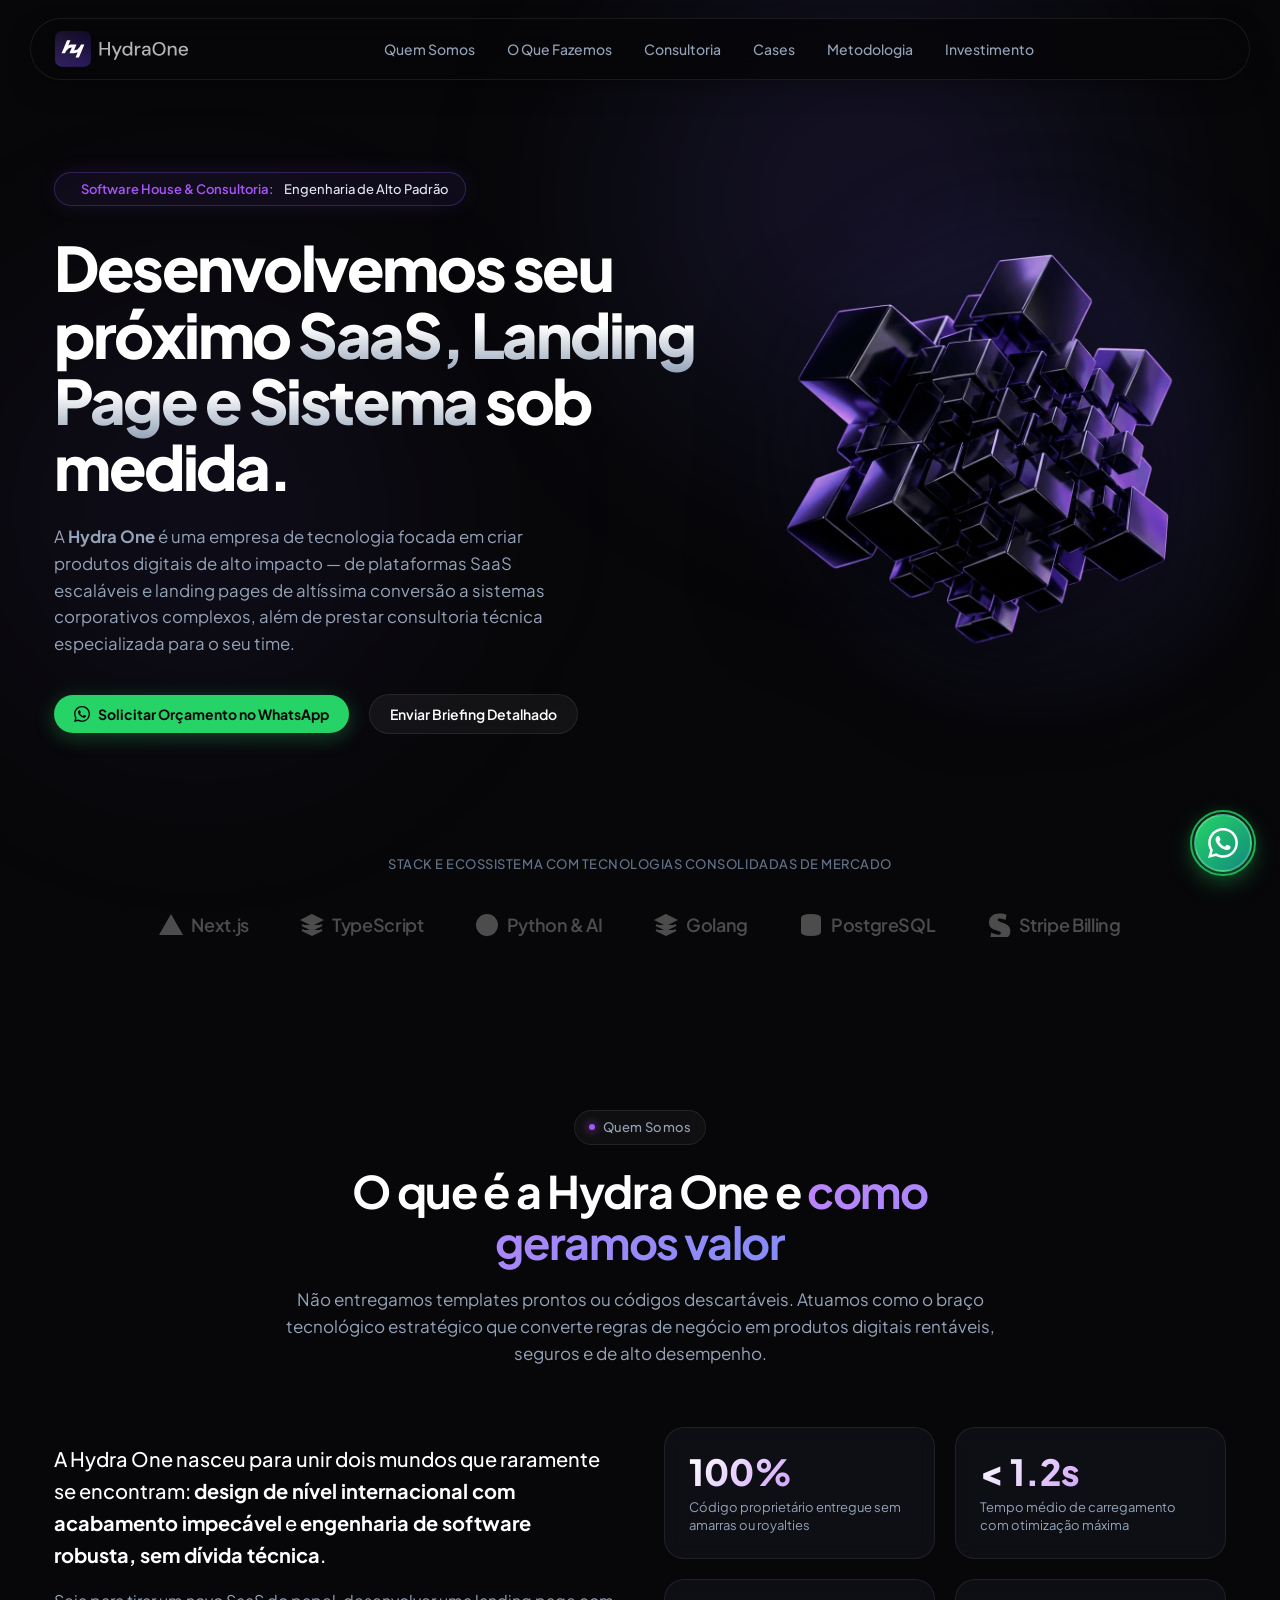
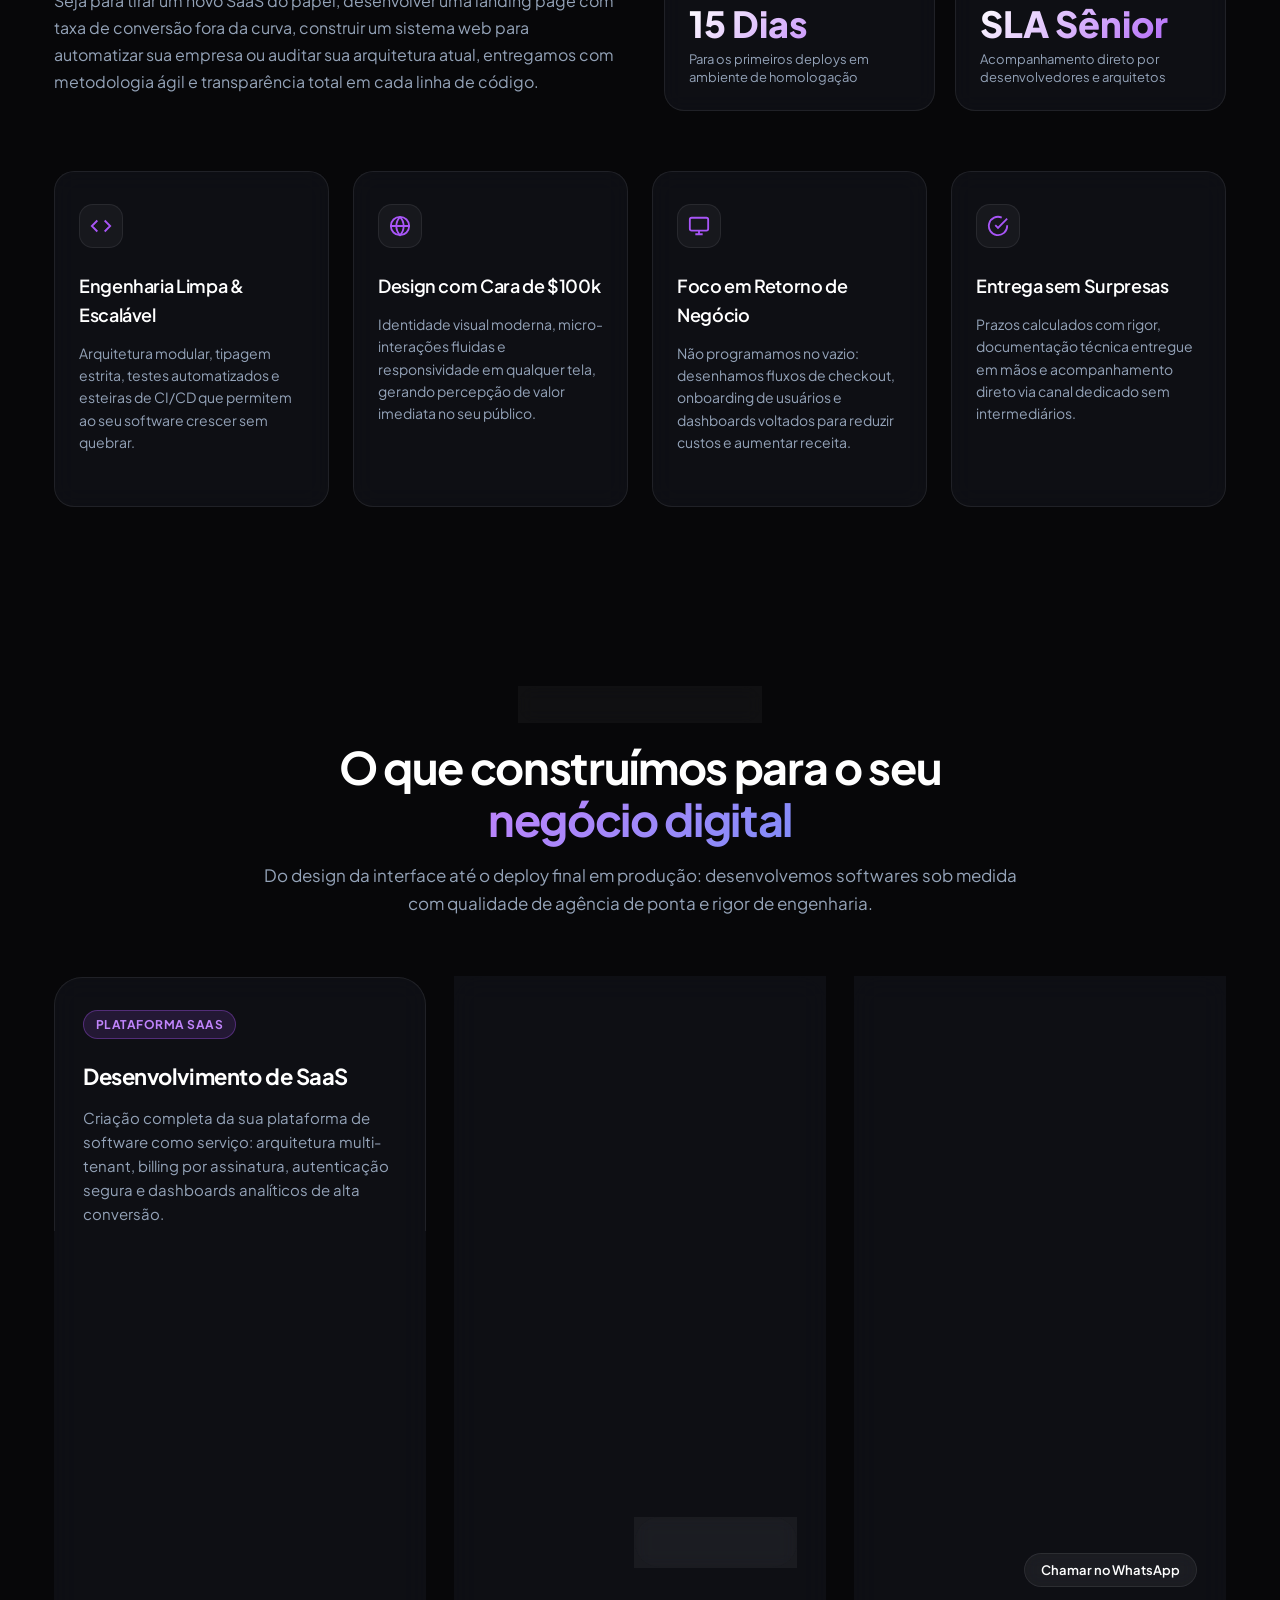
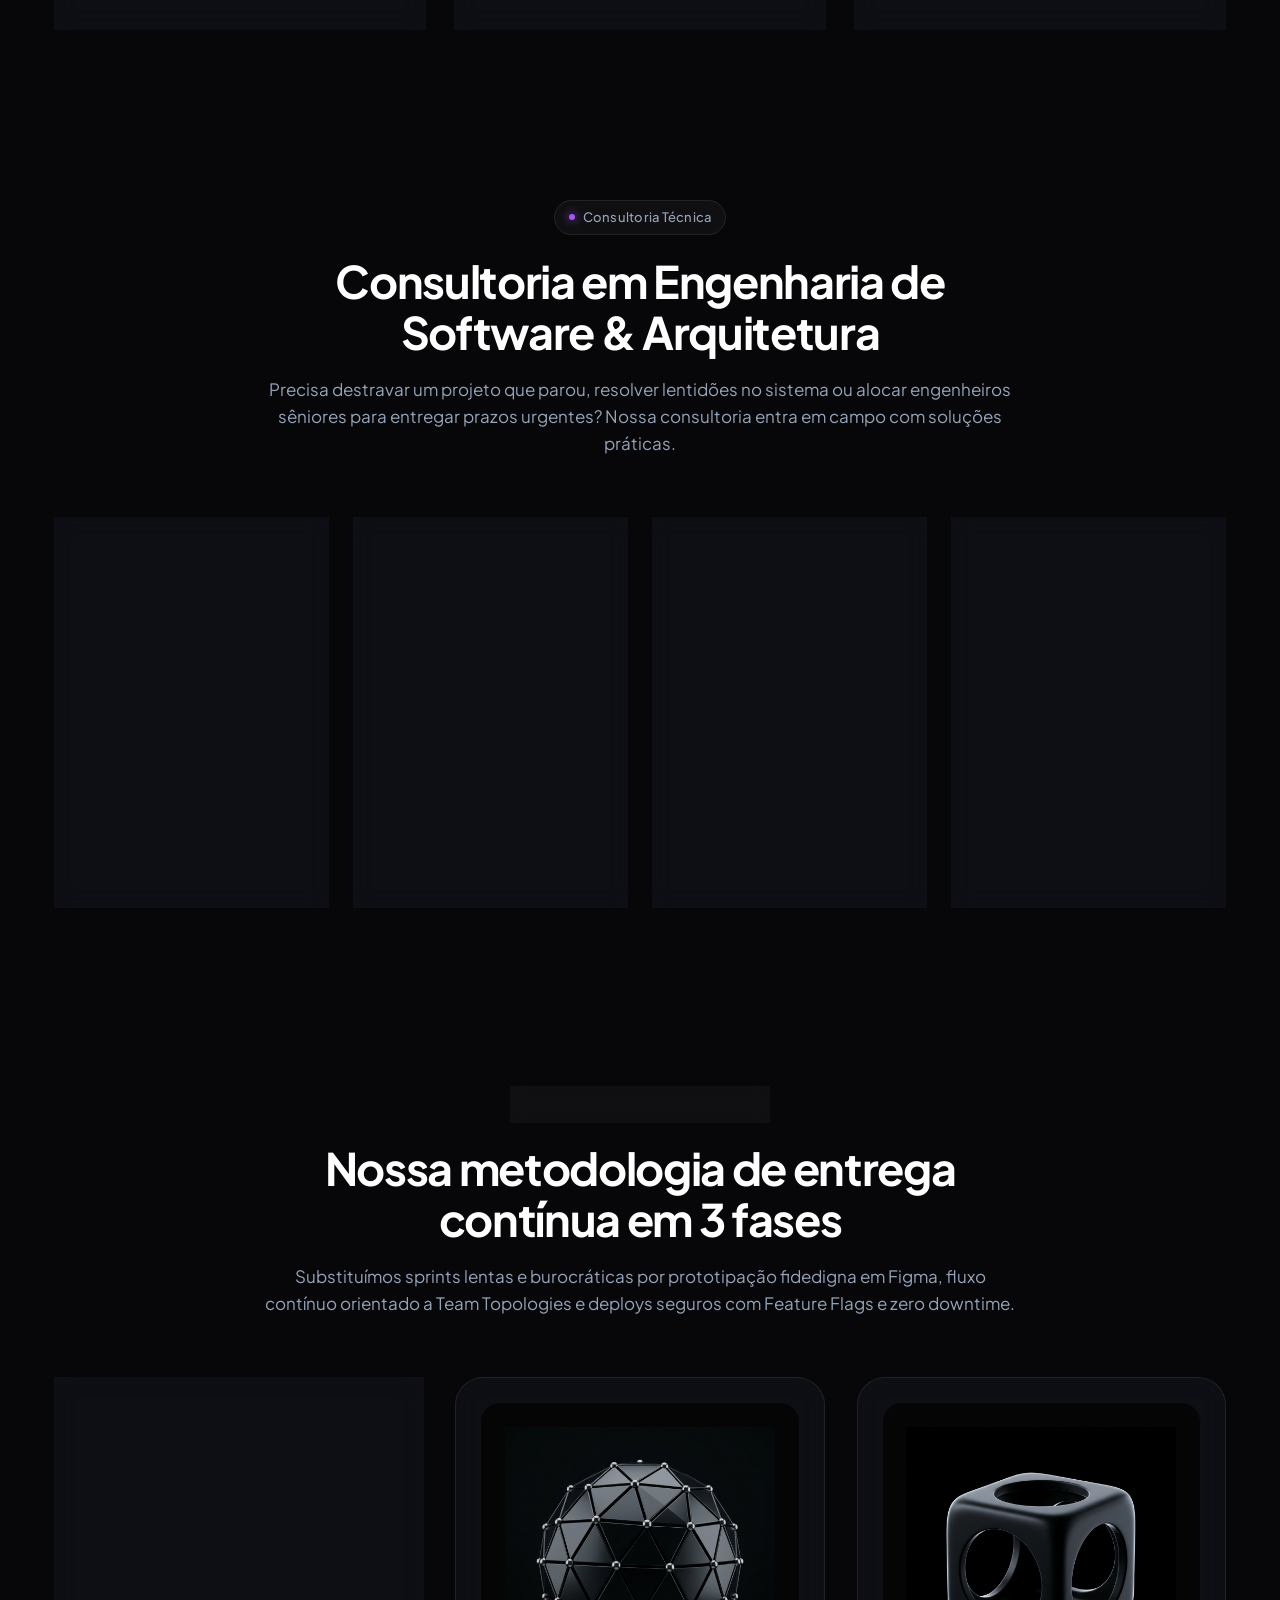
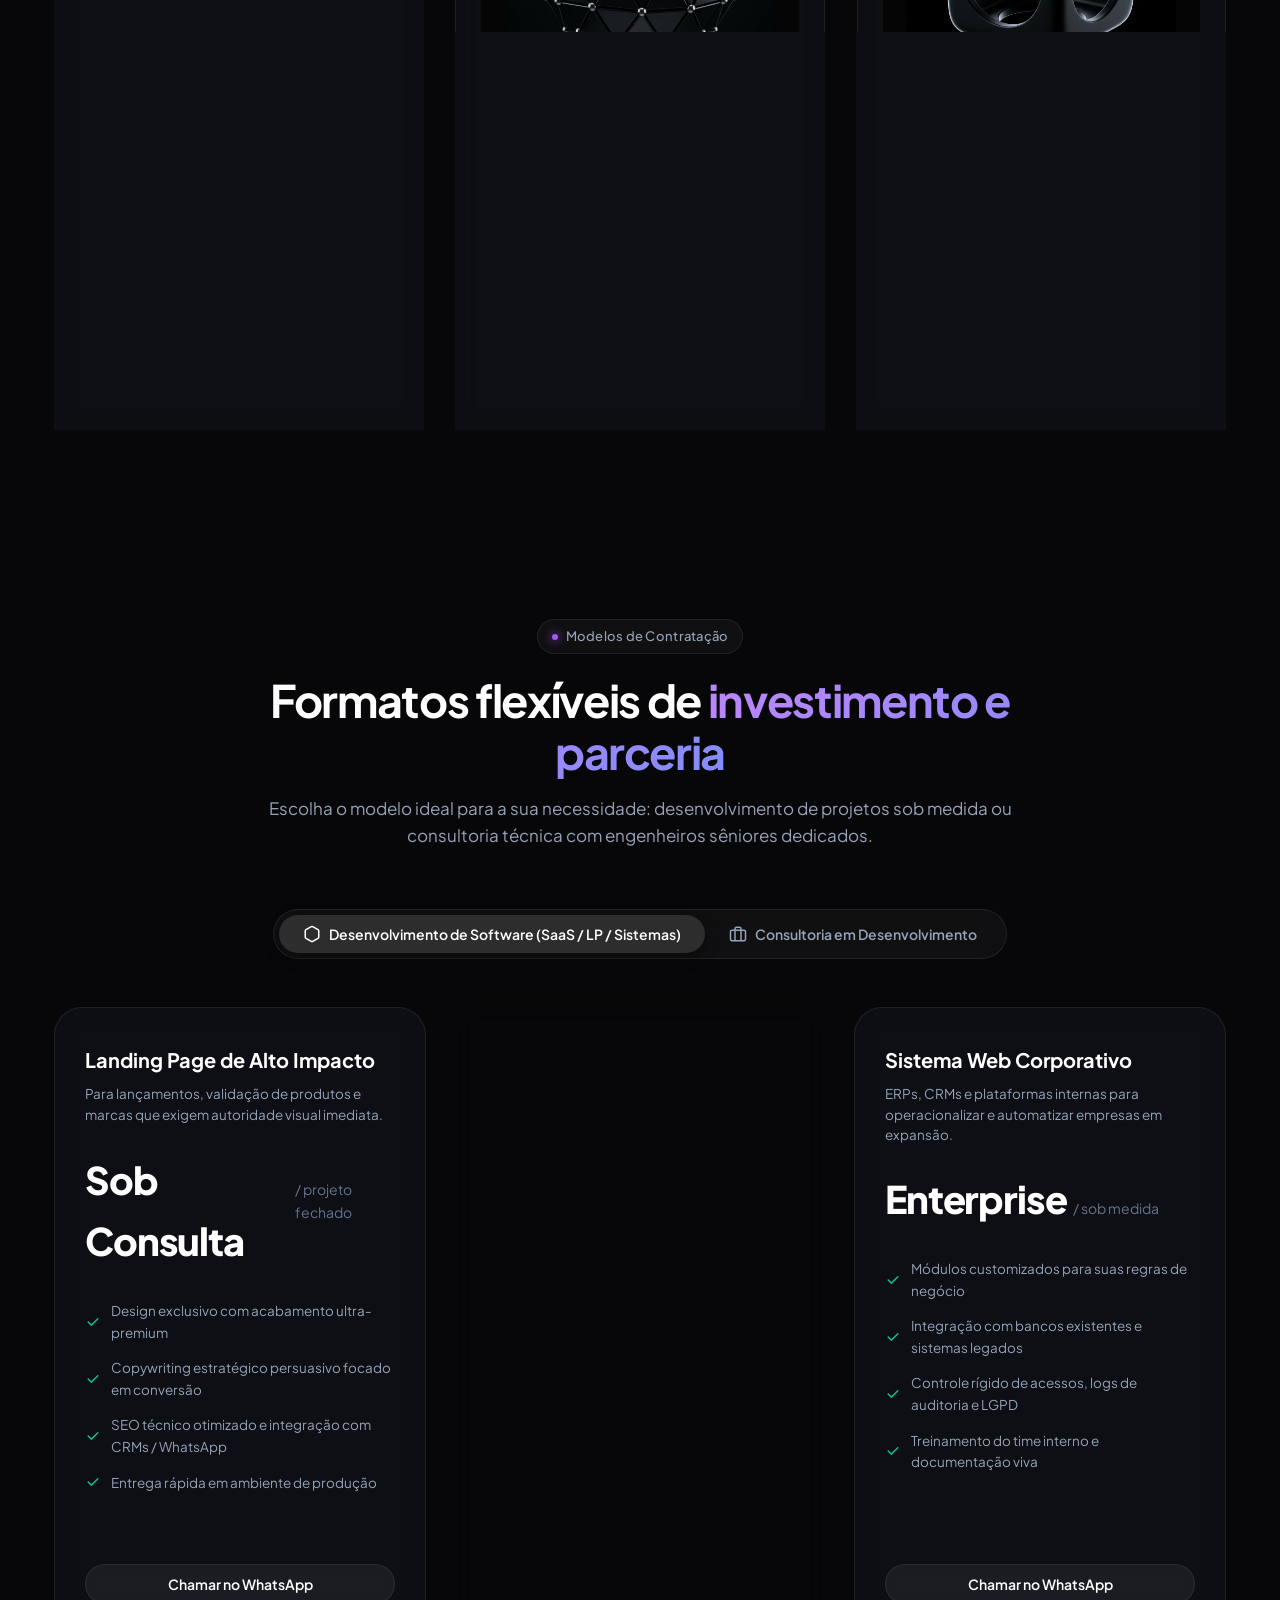
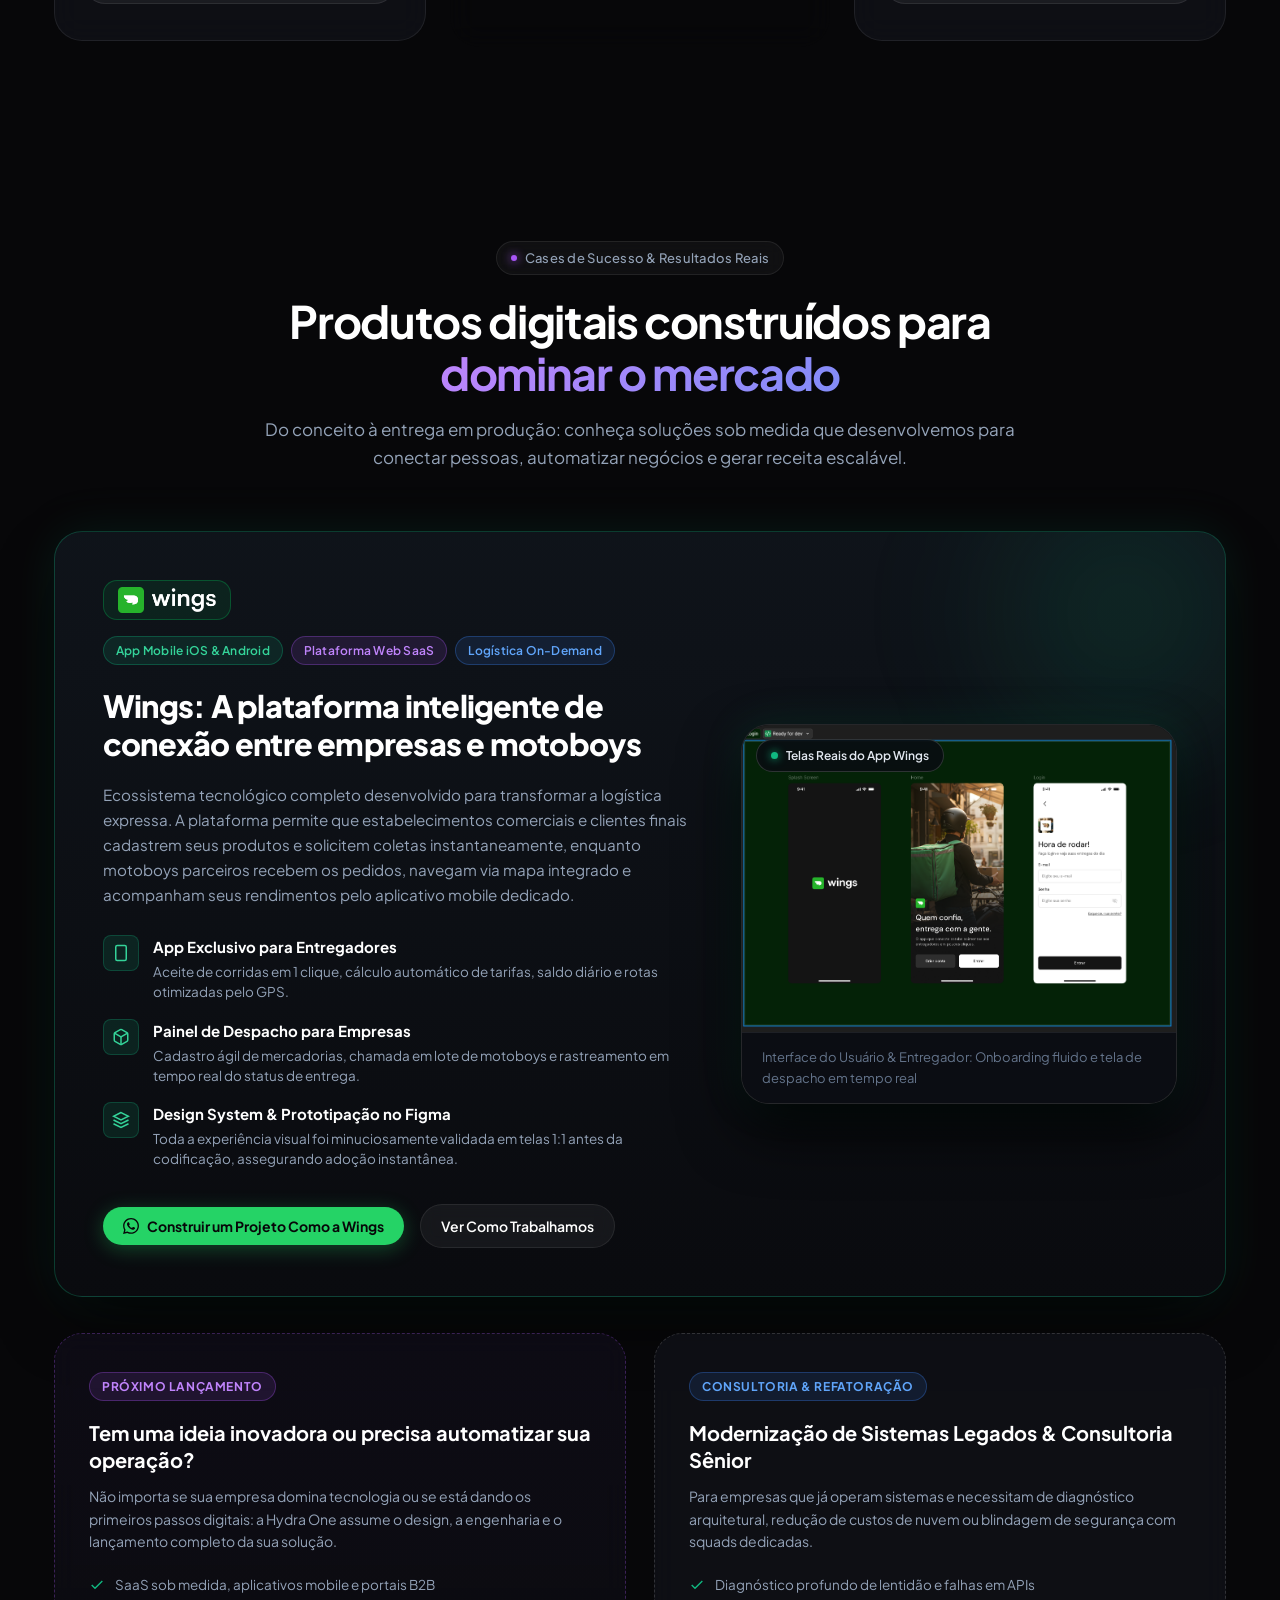
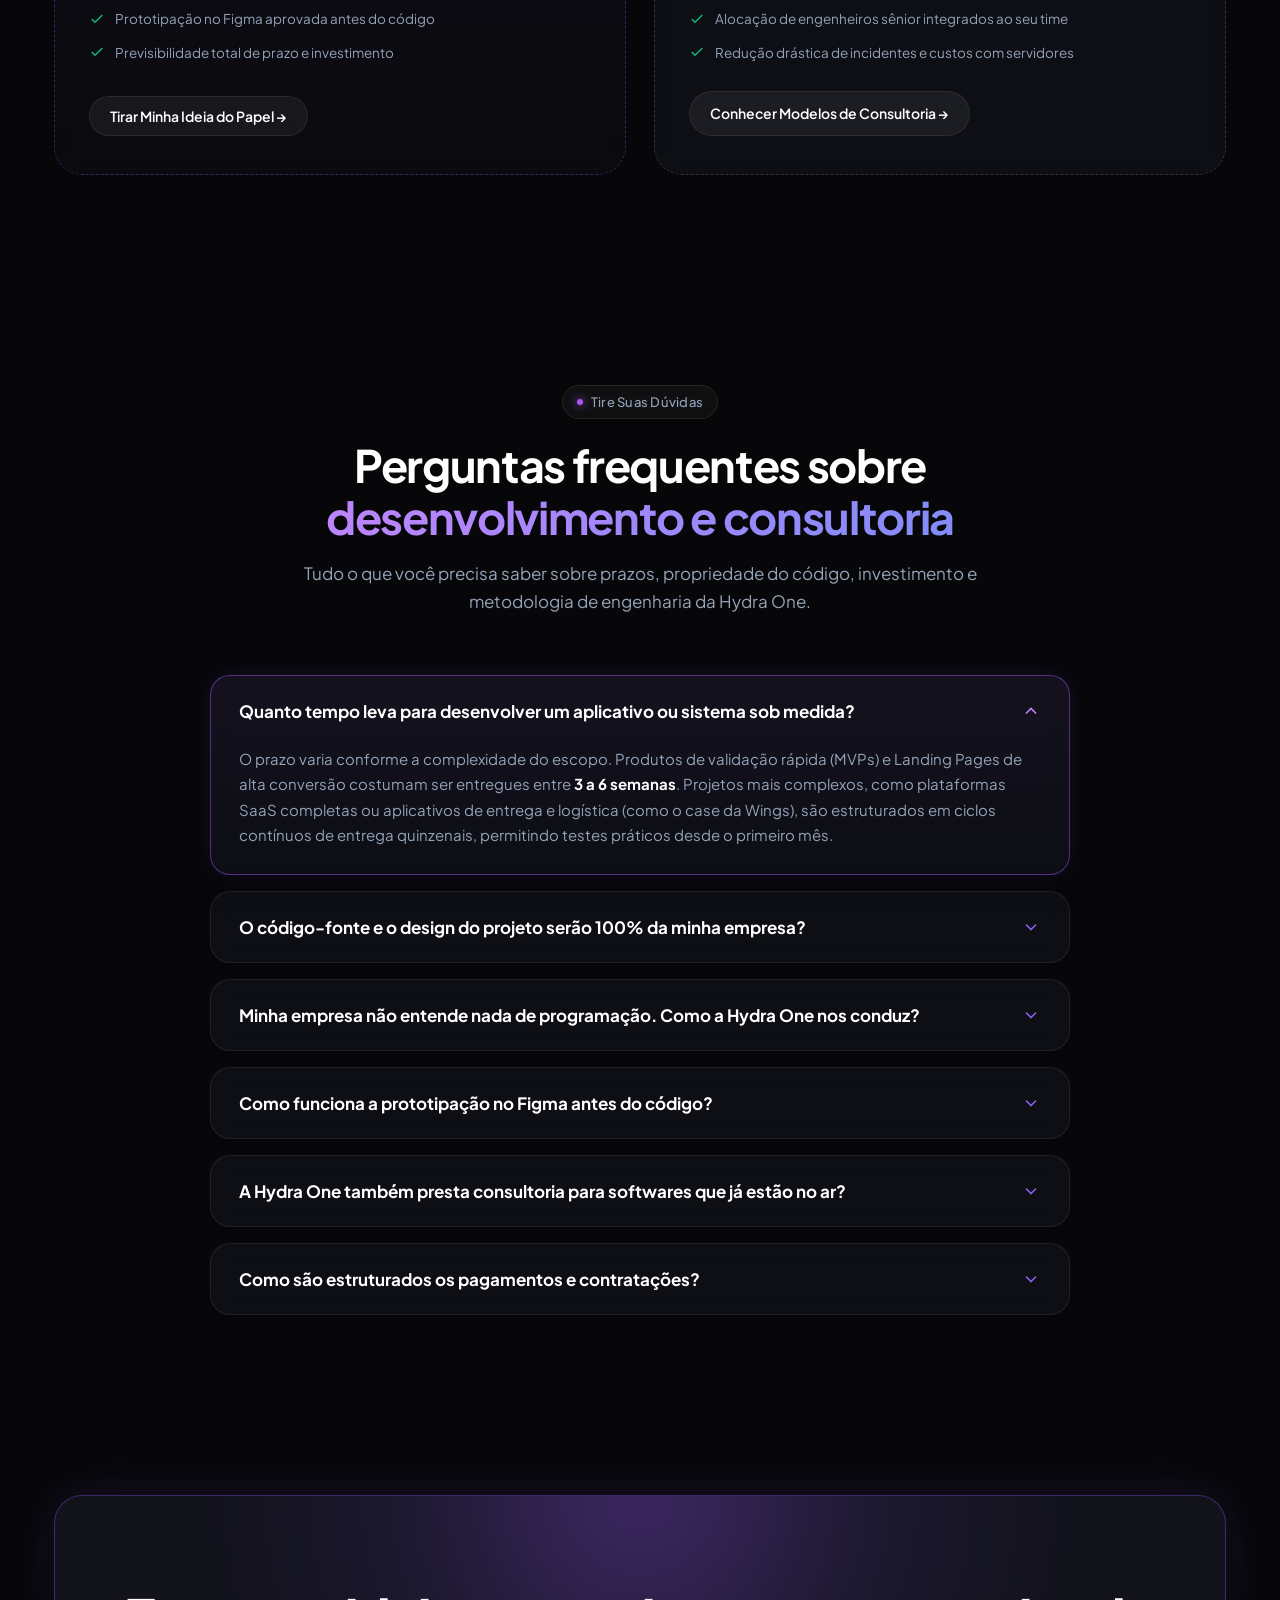
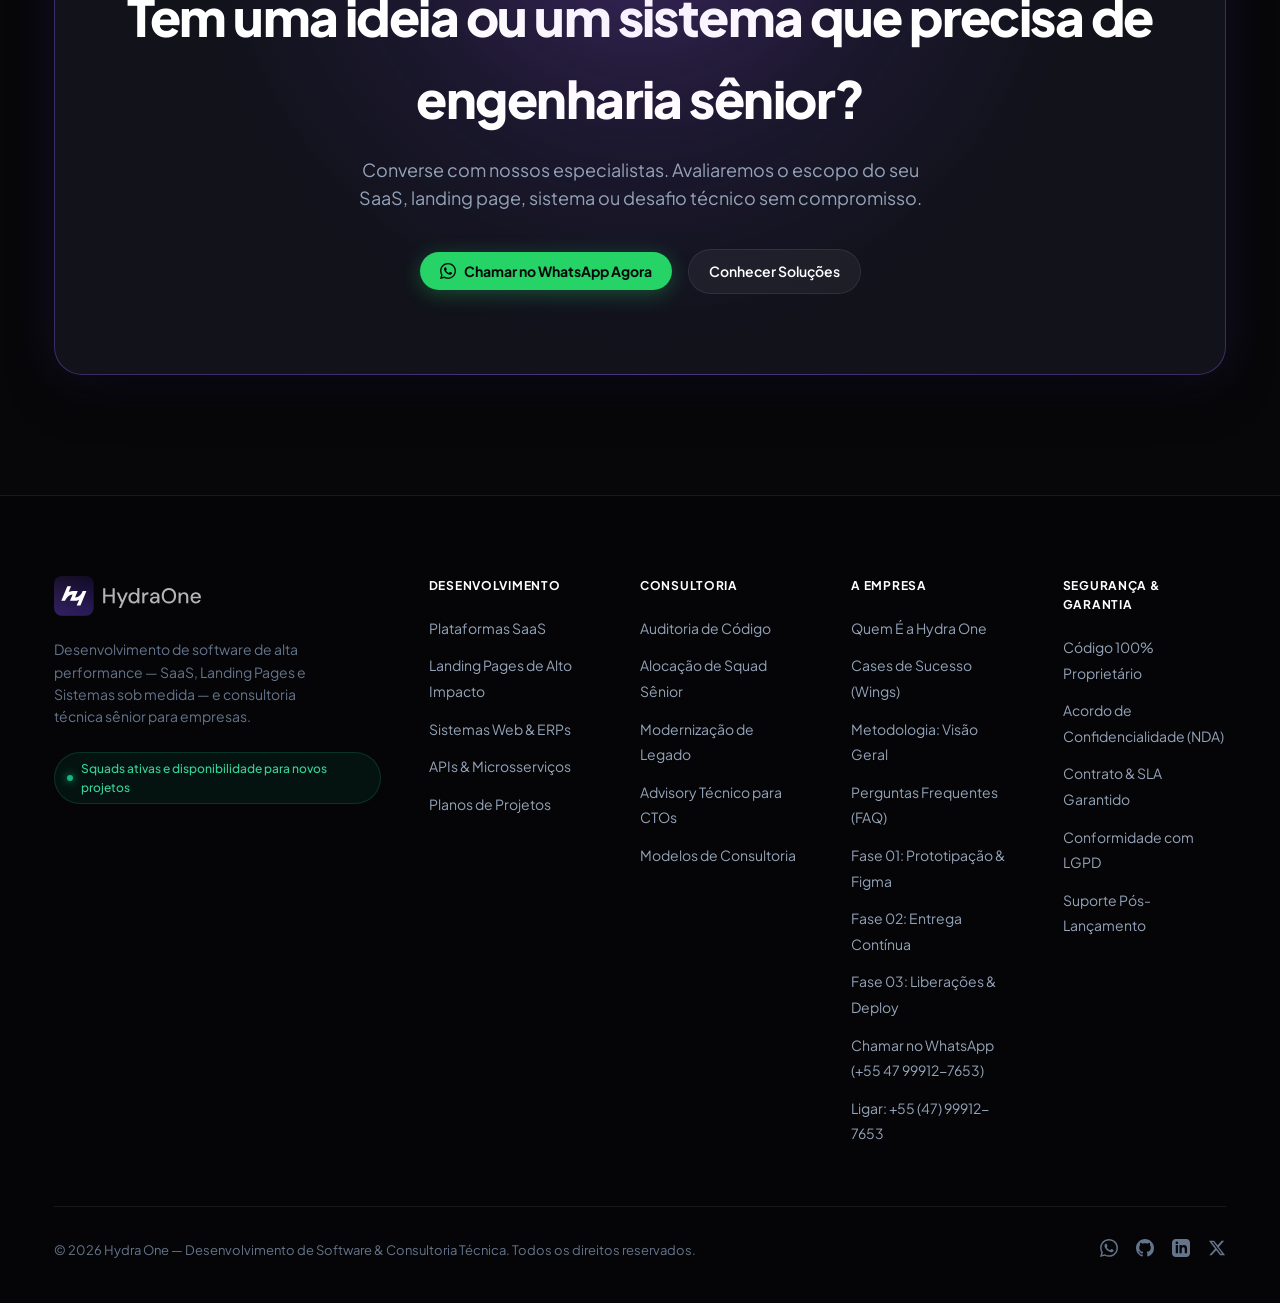
<file: index.html>
<!DOCTYPE html>
<html lang="pt-BR">

<head>
  <meta charset="UTF-8">
  <meta name="viewport" content="width=device-width, initial-scale=1.0">
  <title>Hydra One — Desenvolvimento de Software & Consultoria Especializada</title>
  <meta name="description"
    content="A Hydra One desenvolve softwares sob medida como SaaS, Landing Pages de alto impacto e sistemas corporativos, além de prestar consultoria técnica para acelerar e blindar a engenharia da sua empresa.">
  <meta name="theme-color" content="#070709">

  <link rel="canonical" href="https://hydraone.com.br/">
  <meta name="robots" content="index, follow, max-image-preview:large, max-snippet:-1, max-video-preview:-1">
  <meta name="keywords" content="desenvolvimento de software, software house, criação de saas, desenvolvimento de aplicativos, aplicativos mobile, consultoria tecnica software, prototipação figma, sistemas web sob medida, hydra one">
  <meta name="author" content="Hydra One">

  <!-- Favicon -->
  <link rel="icon" type="image/png" sizes="32x32" href="assets/images/fav.png">
  <link rel="icon" type="image/x-icon" href="assets/images/favicon.ico">
  <link rel="apple-touch-icon" href="assets/images/fav.png">

  <!-- Open Graph / Facebook -->
  <meta property="og:title" content="Hydra One — Desenvolvimento de Software & Consultoria Especializada">
  <meta property="og:description"
    content="Construímos SaaS, aplicativos mobile e sistemas corporativos sob medida, além de prestar consultoria técnica sênior para times de tecnologia.">
  <meta property="og:type" content="website">
  <meta property="og:url" content="https://hydraone.com.br/">
  <meta property="og:site_name" content="Hydra One">
  <meta property="og:locale" content="pt_BR">
  <meta property="og:image" content="https://hydraone.com.br/assets/images/hero-cubes.png">

  <!-- Twitter Card -->
  <meta name="twitter:card" content="summary_large_image">
  <meta name="twitter:title" content="Hydra One — Desenvolvimento de Software & Consultoria Especializada">
  <meta name="twitter:description"
    content="Construímos SaaS, aplicativos mobile e sistemas corporativos sob medida com engenharia sênior e prototipação no Figma.">
  <meta name="twitter:image" content="https://hydraone.com.br/assets/images/hero-cubes.png">

  <!-- Structured Data / JSON-LD for Google Rich Results & Rich Snippets -->
  <script type="application/ld+json">
  {
    "@context": "https://schema.org",
    "@graph": [
      {
        "@type": "ProfessionalService",
        "@id": "https://hydraone.com.br/#organization",
        "name": "Hydra One — Desenvolvimento de Software & Consultoria",
        "alternateName": "Hydra One",
        "url": "https://hydraone.com.br/",
        "logo": "https://hydraone.com.br/assets/images/logo.svg",
        "image": "https://hydraone.com.br/assets/images/hero-cubes.png",
        "description": "Empresa especializada em desenvolvimento de software sob medida, criação de plataformas SaaS, aplicativos mobile iOS/Android e consultoria técnica sênior.",
        "telephone": "+55-47-99912-7653",
        "priceRange": "$$$$",
        "address": {
          "@type": "PostalAddress",
          "addressCountry": "BR"
        },
        "areaServed": {
          "@type": "Country",
          "name": "Brasil"
        },
        "sameAs": [
          "https://github.com",
          "https://wa.me/5547999127653"
        ],
        "knowsAbout": [
          "Desenvolvimento de Software sob Medida",
          "Criação de SaaS e Plataformas Web",
          "Desenvolvimento de Aplicativos Mobile",
          "Prototipação em Alta Fidelidade no Figma",
          "Consultoria Técnica e Auditoria de Código",
          "Continuous Delivery e Team Topologies"
        ],
        "hasOfferCatalog": {
          "@type": "OfferCatalog",
          "name": "Catálogo de Soluções Hydra One",
          "itemListElement": [
            {
              "@type": "Offer",
              "itemOffered": {
                "@type": "Service",
                "name": "Desenvolvimento de Plataformas SaaS & Web Apps",
                "description": "Engenharia completa de softwares como serviço com arquitetura escalável e alta disponibilidade."
              }
            },
            {
              "@type": "Offer",
              "itemOffered": {
                "@type": "Service",
                "name": "Desenvolvimento de Aplicativos Mobile (iOS & Android)",
                "description": "Criação de aplicativos mobile de alto desempenho como a plataforma Wings com geolocalização e rotas em tempo real."
              }
            },
            {
              "@type": "Offer",
              "itemOffered": {
                "@type": "Service",
                "name": "Consultoria Técnica & Squads Sênior",
                "description": "Alocação de engenheiros sêniores e auditoria para blindar e acelerar sistemas corporativos."
              }
            }
          ]
        }
      },
      {
        "@type": "FAQPage",
        "@id": "https://hydraone.com.br/#faq",
        "mainEntity": [
          {
            "@type": "Question",
            "name": "Quanto tempo leva para desenvolver um aplicativo ou sistema sob medida?",
            "acceptedAnswer": {
              "@type": "Answer",
              "text": "O prazo varia conforme a complexidade do escopo. Produtos de validação rápida (MVPs) e Landing Pages de alta conversão costumam ser entregues entre 3 a 6 semanas. Projetos mais complexos, como plataformas SaaS completas ou aplicativos de entrega e logística (como a Wings), costumam ser estruturados em ciclos contínuos de entrega quinzenais, permitindo testes práticos desde o primeiro mês."
            }
          },
          {
            "@type": "Question",
            "name": "O código-fonte e o design do projeto serão 100% da minha empresa?",
            "acceptedAnswer": {
              "@type": "Answer",
              "text": "Sim, com certeza. Todo o código-fonte desenvolvido, banco de dados, design tokens e arquivos de protótipo no Figma são de propriedade 100% exclusiva da sua empresa sob contrato formal e acordo de confidencialidade (NDA). Não retemos propriedade intelectual de produtos desenvolvidos sob encomenda."
            }
          },
          {
            "@type": "Question",
            "name": "Minha empresa não tem conhecimento técnico. Como a Hydra One conduz o projeto?",
            "acceptedAnswer": {
              "@type": "Answer",
              "text": "Nossa abordagem foi desenhada para decisores de negócios sem viés técnico. Traduzimos as necessidades da sua operação em requisitos práticos. Na Fase 01, projetamos cada tela no Figma em alta fidelidade para que você valide visualmente antes de escrevermos código. Você sempre sabe exatamente o que está sendo construído."
            }
          },
          {
            "@type": "Question",
            "name": "Como funciona a prototipação no Figma antes do desenvolvimento?",
            "acceptedAnswer": {
              "@type": "Answer",
              "text": "Antes de programar, nossa equipe desenha todos os fluxos de telas, botões, modais e regras no Figma com fidelidade 1:1. Você navega pelo protótipo como se fosse o app pronto, eliminando suposições e zerando custos de retrabalho."
            }
          },
          {
            "@type": "Question",
            "name": "A Hydra One também presta consultoria para softwares que já estão no ar?",
            "acceptedAnswer": {
              "@type": "Answer",
              "text": "Sim. Atuamos com auditoria técnica para diagnosticar gargalos de lentidão, falhas de segurança e custos excessivos em nuvem, além de alocação de squads sêniores para acelerar seu roadmap."
            }
          },
          {
            "@type": "Question",
            "name": "Como são feitos os pagamentos e a contratação?",
            "acceptedAnswer": {
              "@type": "Answer",
              "text": "Trabalhamos com dois modelos flexíveis: Preço Fixo por Escopo (com parcelamento vinculado a marcos de entrega homologados) e Retainer Mensal por Squad / Consultoria Técnica. Tudo formalizado em contrato comercial com SLA garantido."
            }
          }
        ]
      }
    ]
  }
  </script>

  <!-- Stylesheets -->
  <link rel="stylesheet" href="css/variables.css">
  <link rel="stylesheet" href="css/styles.css">
</head>

<body>

  <!-- ==========================================================================
       Header & Floating Glassmorphism Navigation
       ========================================================================== -->
  <header class="header-wrapper" id="main-header">
    <nav class="navbar" aria-label="Navegação Principal">
      <a href="#hero" class="logo-brand" id="brand-logo" aria-label="Hydra One">
        <img src="assets/images/logo.svg" alt="Hydra One" class="logo-img" width="134" height="36">
      </a>

      <ul class="nav-links">
        <li class="nav-item"><a href="#about">Quem Somos</a></li>
        <li class="nav-item"><a href="#solutions">O Que Fazemos</a></li>
        <li class="nav-item"><a href="#consulting">Consultoria</a></li>
        <li class="nav-item"><a href="#cases">Cases</a></li>
        <li class="nav-item"><a href="#how-it-works">Metodologia</a></li>
        <li class="nav-item"><a href="#pricing">Investimento</a></li>
      </ul>

      <div class="nav-actions">
        <button class="mobile-toggle" id="mobile-menu-toggle" aria-label="Abrir menu mobile">
          <svg width="22" height="22" viewBox="0 0 24 24" fill="none" stroke="currentColor" stroke-width="2">
            <line x1="3" y1="12" x2="21" y2="12"></line>
            <line x1="3" y1="6" x2="21" y2="6"></line>
            <line x1="3" y1="18" x2="21" y2="18"></line>
          </svg>
        </button>
      </div>
    </nav>
  </header>

  <!-- Mobile Menu Drawer (Oculto no Desktop) -->
  <div class="mobile-menu" id="mobile-menu-drawer">
    <a href="#about">Quem Somos</a>
    <a href="#solutions">O Que Fazemos</a>
    <a href="#consulting">Consultoria</a>
    <a href="#cases">Cases</a>
    <a href="#how-it-works">Metodologia</a>
    <a href="#pricing">Investimento</a>
    <button class="btn btn-primary btn-whatsapp" data-action="open-whatsapp"
      data-whatsapp-msg="Olá! Gostaria de iniciar um projeto com a Hydra One." style="width: 100%; margin-top: 8px;"
      id="mobile-cta-btn">
      <svg class="whatsapp-svg-icon" viewBox="0 0 24 24">
        <path
          d="M.057 24l1.687-6.163c-1.041-1.804-1.588-3.849-1.587-5.946.003-6.556 5.338-11.891 11.893-11.891 3.181.001 6.167 1.24 8.413 3.488 2.245 2.248 3.481 5.236 3.48 8.414-.003 6.557-5.338 11.892-11.893 11.892-1.99-.001-3.951-.5-5.688-1.448l-6.305 1.654zm6.597-3.807c1.676.995 3.276 1.591 5.392 1.592 5.448 0 9.886-4.434 9.889-9.885.002-5.462-4.415-9.89-9.881-9.892-5.452 0-9.887 4.434-9.889 9.884-.001 2.225.651 3.891 1.746 5.634l-.999 3.648 3.742-.981zm11.387-5.464c-.074-.124-.272-.198-.57-.347-.297-.149-1.758-.868-2.031-.967-.272-.099-.47-.149-.669.149-.198.297-.768.967-.941 1.165-.173.198-.347.223-.644.074-.297-.149-1.255-.462-2.39-1.475-.883-.788-1.48-1.761-1.653-2.059-.173-.297-.018-.458.13-.606.134-.133.297-.347.446-.521.151-.172.2-.296.3-.495.099-.198.05-.372-.025-.521-.075-.148-.669-1.611-.916-2.206-.242-.579-.487-.501-.669-.51l-.57-.01c-.198 0-.52.074-.792.372s-1.04 1.016-1.04 2.479 1.065 2.876 1.213 3.074c.149.198 2.095 3.2 5.076 4.487.709.306 1.263.489 1.694.626.712.226 1.36.194 1.872.118.571-.085 1.758-.719 2.006-1.413.248-.695.248-1.29.173-1.414z" />
      </svg>
      <span>Chamar no WhatsApp</span>
    </button>
  </div>

  <main>
    <!-- ==========================================================================
         Hero Section
         ========================================================================== -->
    <section class="hero-section" id="hero">
      <div class="container">
        <div class="hero-grid">
          <div class="hero-content">
            <div class="announcement-badge">
              <span class="dot"></span>
              <span class="badge-tag">Software House & Consultoria:</span>
              <span>Engenharia de Alto Padrão</span>
            </div>

            <h1 class="hero-title">
              Desenvolvemos seu próximo <span class="text-gradient">SaaS, Landing Page e Sistema</span> sob medida.
            </h1>

            <p class="hero-subtitle">
              A <strong>Hydra One</strong> é uma empresa de tecnologia focada em criar produtos digitais de alto impacto
              —
              de plataformas SaaS escaláveis e landing pages de altíssima conversão a sistemas corporativos complexos,
              além de prestar consultoria técnica especializada para o seu time.
            </p>

            <div class="hero-cta-group">
              <button class="btn btn-primary btn-whatsapp" data-action="open-whatsapp"
                data-whatsapp-msg="Olá! Gostaria de solicitar um orçamento para um projeto com a Hydra One."
                id="hero-primary-cta">
                <svg class="whatsapp-svg-icon" viewBox="0 0 24 24">
                  <path
                    d="M.057 24l1.687-6.163c-1.041-1.804-1.588-3.849-1.587-5.946.003-6.556 5.338-11.891 11.893-11.891 3.181.001 6.167 1.24 8.413 3.488 2.245 2.248 3.481 5.236 3.48 8.414-.003 6.557-5.338 11.892-11.893 11.892-1.99-.001-3.951-.5-5.688-1.448l-6.305 1.654zm6.597-3.807c1.676.995 3.276 1.591 5.392 1.592 5.448 0 9.886-4.434 9.889-9.885.002-5.462-4.415-9.89-9.881-9.892-5.452 0-9.887 4.434-9.889 9.884-.001 2.225.651 3.891 1.746 5.634l-.999 3.648 3.742-.981zm11.387-5.464c-.074-.124-.272-.198-.57-.347-.297-.149-1.758-.868-2.031-.967-.272-.099-.47-.149-.669.149-.198.297-.768.967-.941 1.165-.173.198-.347.223-.644.074-.297-.149-1.255-.462-2.39-1.475-.883-.788-1.48-1.761-1.653-2.059-.173-.297-.018-.458.13-.606.134-.133.297-.347.446-.521.151-.172.2-.296.3-.495.099-.198.05-.372-.025-.521-.075-.148-.669-1.611-.916-2.206-.242-.579-.487-.501-.669-.51l-.57-.01c-.198 0-.52.074-.792.372s-1.04 1.016-1.04 2.479 1.065 2.876 1.213 3.074c.149.198 2.095 3.2 5.076 4.487.709.306 1.263.489 1.694.626.712.226 1.36.194 1.872.118.571-.085 1.758-.719 2.006-1.413.248-.695.248-1.29.173-1.414z" />
                </svg>
                <span>Solicitar Orçamento no WhatsApp</span>
              </button>

              <button class="btn btn-secondary" data-action="open-consultation" id="hero-secondary-cta">
                <span>Enviar Briefing Detalhado</span>
              </button>
            </div>
          </div>

          <!-- Hero 3D Metallic Cubes Visual (Fundo Transparente) -->
          <div class="hero-visual">
            <div class="visual-ambient-glow"></div>
            <div class="hero-image-wrapper">
              <img src="assets/images/hero-cubes.png" alt="Composição 3D de blocos de obsidiana e cromo da Hydra One"
                class="hero-3d-img" width="520" height="520" fetchpriority="high" decoding="async">
            </div>
          </div>
        </div>
      </div>
    </section>

    <!-- ==========================================================================
         Partners & Technologies Strip
         ========================================================================== -->
    <section class="partners-section">
      <div class="container">
        <p class="partners-title">Stack e ecossistema com tecnologias consolidadas de mercado</p>
        <div class="partners-strip">
          <div class="partner-logo" title="Next.js & React">
            <svg viewBox="0 0 24 24" fill="currentColor">
              <path d="M12 1L24 22H0L12 1Z" />
            </svg>
            <span>Next.js</span>
          </div>
          <div class="partner-logo" title="Node.js & TypeScript">
            <svg viewBox="0 0 24 24" fill="none" stroke="currentColor" stroke-width="2">
              <path d="M12 2L2 7l10 5 10-5-10-5zM2 17l10 5 10-5M2 12l10 5 10-5" />
            </svg>
            <span>TypeScript</span>
          </div>
          <div class="partner-logo" title="Python">
            <svg viewBox="0 0 24 24" fill="none" stroke="currentColor" stroke-width="2">
              <circle cx="12" cy="12" r="10"></circle>
              <path d="M12 2a14.5 14.5 0 0 0 0 20 14.5 14.5 0 0 0 0-20M2 12h20" />
            </svg>
            <span>Python & AI</span>
          </div>
          <div class="partner-logo" title="Go">
            <svg viewBox="0 0 24 24" fill="none" stroke="currentColor" stroke-width="2">
              <polygon points="12 2 2 7 12 12 22 7 12 2"></polygon>
              <polyline points="2 17 12 22 22 17"></polyline>
              <polyline points="2 12 12 17 22 12"></polyline>
            </svg>
            <span>Golang</span>
          </div>
          <div class="partner-logo" title="PostgreSQL">
            <svg viewBox="0 0 24 24" fill="none" stroke="currentColor" stroke-width="2">
              <ellipse cx="12" cy="5" rx="9" ry="3"></ellipse>
              <path d="M21 12c0 1.66-4 3-9 3s-9-1.34-9-3"></path>
              <path d="M3 5v14c0 1.66 4 3 9 3s9-1.34 9-3V5"></path>
            </svg>
            <span>PostgreSQL</span>
          </div>
          <div class="partner-logo" title="Stripe">
            <svg viewBox="0 0 24 24">
              <path
                d="M13.976 9.15c-2.172-.806-3.356-1.426-3.356-2.409 0-.831.683-1.305 1.901-1.305 2.227 0 4.515.858 6.09 1.631l.89-5.494C18.252.975 15.697.5 12.607.5 6.075.5 2.015 3.905 2.015 9.429c0 5.494 4.398 6.942 8.653 8.369 2.45.819 3.255 1.543 3.255 2.502 0 .973-.854 1.487-2.327 1.487-2.378 0-5.385-1.127-7.447-2.263L3.26 25.12c2.197 1.096 5.485 1.88 8.89 1.88 6.837 0 11.233-3.23 11.233-9.012 0-5.69-4.237-7.25-9.407-8.838z" />
            </svg>
            <span>Stripe Billing</span>
          </div>
        </div>
      </div>
    </section>

    <!-- ==========================================================================
         ABOUT HYDRA ONE (Quem é a Hydra One e o que nos diferencia)
         ========================================================================== -->
    <section class="about-section" id="about">
      <div class="container">
        <div class="section-header">
          <div class="section-badge">
            <span class="dot"></span>
            <span>Quem Somos</span>
          </div>
          <h2 class="section-title">
            O que é a Hydra One e <span class="text-purple">como geramos valor</span>
          </h2>
          <p class="section-description">
            Não entregamos templates prontos ou códigos descartáveis. Atuamos como o braço tecnológico estratégico que
            converte regras de negócio em produtos digitais rentáveis, seguros e de alto desempenho.
          </p>
        </div>

        <div class="about-intro-grid">
          <div>
            <p class="about-text-lead">
              A Hydra One nasceu para unir dois mundos que raramente se encontram: <strong>design de nível internacional
                com
                acabamento impecável</strong> e <strong>engenharia de software robusta, sem dívida técnica</strong>.
            </p>
            <p class="about-text-sub">
              Seja para tirar um novo SaaS do papel, desenvolver uma landing page com taxa de conversão fora da curva,
              construir um sistema web para automatizar sua empresa ou auditar sua arquitetura atual, entregamos com
              metodologia ágil e transparência total em cada linha de código.
            </p>
          </div>

          <div class="about-stats-strip">
            <div class="about-stat-box">
              <div class="about-stat-num">100%</div>
              <div class="about-stat-label">Código proprietário entregue sem amarras ou royalties</div>
            </div>
            <div class="about-stat-box">
              <div class="about-stat-num">&lt; 1.2s</div>
              <div class="about-stat-label">Tempo médio de carregamento com otimização máxima</div>
            </div>
            <div class="about-stat-box">
              <div class="about-stat-num">15 Dias</div>
              <div class="about-stat-label">Para os primeiros deploys em ambiente de homologação</div>
            </div>
            <div class="about-stat-box">
              <div class="about-stat-num">SLA Sênior</div>
              <div class="about-stat-label">Acompanhamento direto por desenvolvedores e arquitetos</div>
            </div>
          </div>
        </div>

        <!-- 4 Pillars Grid -->
        <div class="about-pillars-grid">
          <div class="feature-card">
            <div class="feature-icon-box">
              <svg viewBox="0 0 24 24" fill="none" stroke="currentColor" stroke-width="2">
                <polyline points="16 18 22 12 16 6"></polyline>
                <polyline points="8 6 2 12 8 18"></polyline>
              </svg>
            </div>
            <h3 class="feature-title">Engenharia Limpa & Escalável</h3>
            <p class="feature-text">
              Arquitetura modular, tipagem estrita, testes automatizados e esteiras de CI/CD que permitem ao seu
              software
              crescer sem quebrar.
            </p>
          </div>

          <div class="feature-card">
            <div class="feature-icon-box">
              <svg viewBox="0 0 24 24" fill="none" stroke="currentColor" stroke-width="2">
                <circle cx="12" cy="12" r="10"></circle>
                <path d="M12 2a14.5 14.5 0 0 0 0 20 14.5 14.5 0 0 0 0-20"></path>
                <path d="M2 12h20"></path>
              </svg>
            </div>
            <h3 class="feature-title">Design com Cara de $100k</h3>
            <p class="feature-text">
              Identidade visual moderna, micro-interações fluidas e responsividade em qualquer tela, gerando percepção
              de valor imediata no seu público.
            </p>
          </div>

          <div class="feature-card">
            <div class="feature-icon-box">
              <svg viewBox="0 0 24 24" fill="none" stroke="currentColor" stroke-width="2">
                <rect x="2" y="3" width="20" height="14" rx="2" ry="2"></rect>
                <line x1="8" y1="21" x2="16" y2="21"></line>
                <line x1="12" y1="17" x2="12" y2="21"></line>
              </svg>
            </div>
            <h3 class="feature-title">Foco em Retorno de Negócio</h3>
            <p class="feature-text">
              Não programamos no vazio: desenhamos fluxos de checkout, onboarding de usuários e dashboards voltados para
              reduzir custos e aumentar receita.
            </p>
          </div>

          <div class="feature-card">
            <div class="feature-icon-box">
              <svg viewBox="0 0 24 24" fill="none" stroke="currentColor" stroke-width="2">
                <path d="M22 11.08V12a10 10 0 1 1-5.93-9.14"></path>
                <polyline points="22 4 12 14.01 9 11.01"></polyline>
              </svg>
            </div>
            <h3 class="feature-title">Entrega sem Surpresas</h3>
            <p class="feature-text">
              Prazos calculados com rigor, documentação técnica entregue em mãos e acompanhamento direto via canal
              dedicado sem intermediários.
            </p>
          </div>
        </div>
      </div>
    </section>

    <!-- ==========================================================================
         WHAT WE DEVELOP (SaaS, Landing Pages, Sistemas Web e APIs)
         ========================================================================== -->
    <section class="products-section" id="solutions">
      <div class="container">
        <div class="section-header">
          <div class="section-badge">
            <span class="dot"></span>
            <span>Desenvolvimento de Software</span>
          </div>
          <h2 class="section-title">
            O que construímos para o seu <span class="text-purple">negócio digital</span>
          </h2>
          <p class="section-description">
            Do design da interface até o deploy final em produção: desenvolvemos softwares sob medida com qualidade de
            agência de ponta e rigor de engenharia.
          </p>
        </div>

        <div class="products-grid">
          <!-- Solution 1: SaaS Completo -->
          <div class="product-card">
            <div class="product-tag saas">Plataforma SaaS</div>
            <h3 class="product-title">Desenvolvimento de SaaS</h3>
            <p class="product-desc">
              Criação completa da sua plataforma de software como serviço: arquitetura multi-tenant, billing por
              assinatura, autenticação segura e dashboards analíticos de alta conversão.
            </p>
            <ul class="product-features-list">
              <li>
                <svg viewBox="0 0 20 20" fill="currentColor">
                  <path fill-rule="evenodd"
                    d="M16.707 5.293a1 1 0 010 1.414l-8 8a1 1 0 01-1.414 0l-4-4a1 1 0 011.414-1.414L8 12.586l7.293-7.293a1 1 0 011.414 0z"
                    clip-rule="evenodd" />
                </svg>
                <span>Cobranças e planos recorrentes com Stripe, Asaas ou Pagar.me</span>
              </li>
              <li>
                <svg viewBox="0 0 20 20" fill="currentColor">
                  <path fill-rule="evenodd"
                    d="M16.707 5.293a1 1 0 010 1.414l-8 8a1 1 0 01-1.414 0l-4-4a1 1 0 011.414-1.414L8 12.586l7.293-7.293a1 1 0 011.414 0z"
                    clip-rule="evenodd" />
                </svg>
                <span>Controle de permissões (RBAC), multi-tenancy e auditoria</span>
              </li>
              <li>
                <svg viewBox="0 0 20 20" fill="currentColor">
                  <path fill-rule="evenodd"
                    d="M16.707 5.293a1 1 0 010 1.414l-8 8a1 1 0 01-1.414 0l-4-4a1 1 0 011.414-1.414L8 12.586l7.293-7.293a1 1 0 011.414 0z"
                    clip-rule="evenodd" />
                </svg>
                <span>Painel administrativo para gestão de usuários, faturamento e métricas</span>
              </li>
            </ul>
            <div class="product-footer">
              <div class="product-price">
                <span class="product-price-val">Sob Escopo</span>
                <span class="product-price-sub">MVP ou Produto Completo</span>
              </div>
              <button class="btn btn-primary" data-action="open-whatsapp"
                data-whatsapp-msg="Olá! Gostaria de orçar uma Plataforma SaaS com a Hydra One."
                style="padding: 8px 16px; font-size: 0.8125rem;">Chamar no WhatsApp</button>
            </div>
          </div>

          <!-- Solution 2: Landing Pages de Alto Impacto -->
          <div class="product-card">
            <div class="product-tag lp">Landing Page & Sites</div>
            <h3 class="product-title">Landing Pages de Alto Impacto</h3>
            <p class="product-desc">
              Páginas de vendas e institucionais projetadas com padrão visual internacional ($100k agency quality),
              velocidade extrema de carregamento e foco brutal em conversão de leads e clientes.
            </p>
            <ul class="product-features-list">
              <li>
                <svg viewBox="0 0 20 20" fill="currentColor">
                  <path fill-rule="evenodd"
                    d="M16.707 5.293a1 1 0 010 1.414l-8 8a1 1 0 01-1.414 0l-4-4a1 1 0 011.414-1.414L8 12.586l7.293-7.293a1 1 0 011.414 0z"
                    clip-rule="evenodd" />
                </svg>
                <span>Design exclusivo desenhado para a sua marca (zero temas prontos)</span>
              </li>
              <li>
                <svg viewBox="0 0 20 20" fill="currentColor">
                  <path fill-rule="evenodd"
                    d="M16.707 5.293a1 1 0 010 1.414l-8 8a1 1 0 01-1.414 0l-4-4a1 1 0 011.414-1.414L8 12.586l7.293-7.293a1 1 0 011.414 0z"
                    clip-rule="evenodd" />
                </svg>
                <span>Performance máxima: pontuação 95+ no Google Lighthouse</span>
              </li>
              <li>
                <svg viewBox="0 0 20 20" fill="currentColor">
                  <path fill-rule="evenodd"
                    d="M16.707 5.293a1 1 0 010 1.414l-8 8a1 1 0 01-1.414 0l-4-4a1 1 0 011.414-1.414L8 12.586l7.293-7.293a1 1 0 011.414 0z"
                    clip-rule="evenodd" />
                </svg>
                <span>Integração direta com CRMs, WhatsApp, analytics e pixel de conversão</span>
              </li>
            </ul>
            <div class="product-footer">
              <div class="product-price">
                <span class="product-price-val">Entrega Rápida</span>
                <span class="product-price-sub">Design + Copywriting + Dev</span>
              </div>
              <button class="btn btn-secondary" data-action="open-whatsapp"
                data-whatsapp-msg="Olá! Gostaria de orçar uma Landing Page de alto impacto com a Hydra One."
                style="padding: 8px 16px; font-size: 0.8125rem;">Chamar no WhatsApp</button>
            </div>
          </div>

          <!-- Solution 3: Sistemas Web & ERPs/CRMs Customizados -->
          <div class="product-card">
            <div class="product-tag system">Sistemas & Portais</div>
            <h3 class="product-title">Sistemas Web & Dashboards</h3>
            <p class="product-desc">
              Softwares operacionais e plataformas internas customizadas para o fluxo único da sua empresa: elimine
              planilhas manuais, automatize processos e ganhe visibilidade total em tempo real.
            </p>
            <ul class="product-features-list">
              <li>
                <svg viewBox="0 0 20 20" fill="currentColor">
                  <path fill-rule="evenodd"
                    d="M16.707 5.293a1 1 0 010 1.414l-8 8a1 1 0 01-1.414 0l-4-4a1 1 0 011.414-1.414L8 12.586l7.293-7.293a1 1 0 011.414 0z"
                    clip-rule="evenodd" />
                </svg>
                <span>Portais para clientes, fornecedores ou equipe interna</span>
              </li>
              <li>
                <svg viewBox="0 0 20 20" fill="currentColor">
                  <path fill-rule="evenodd"
                    d="M16.707 5.293a1 1 0 010 1.414l-8 8a1 1 0 01-1.414 0l-4-4a1 1 0 011.414-1.414L8 12.586l7.293-7.293a1 1 0 011.414 0z"
                    clip-rule="evenodd" />
                </svg>
                <span>Automação de rotinas com emissão de relatórios, PDFs e exportações</span>
              </li>
              <li>
                <svg viewBox="0 0 20 20" fill="currentColor">
                  <path fill-rule="evenodd"
                    d="M16.707 5.293a1 1 0 010 1.414l-8 8a1 1 0 01-1.414 0l-4-4a1 1 0 011.414-1.414L8 12.586l7.293-7.293a1 1 0 011.414 0z"
                    clip-rule="evenodd" />
                </svg>
                <span>APIs REST/GraphQL para integração com ERPs e ferramentas externas</span>
              </li>
            </ul>
            <div class="product-footer">
              <div class="product-price">
                <span class="product-price-val">Sob Medida</span>
                <span class="product-price-sub">Escopo fechado ou ágil</span>
              </div>
              <button class="btn btn-secondary" data-action="open-whatsapp"
                data-whatsapp-msg="Olá! Tenho interesse no desenvolvimento de um Sistema Web / ERP com a Hydra One."
                style="padding: 8px 16px; font-size: 0.8125rem;">Chamar no WhatsApp</button>
            </div>
          </div>
        </div>
      </div>
    </section>

    <!-- ==========================================================================
         SOFTWARE CONSULTING SECTION (Consultoria Técnica Especializada)
         ========================================================================== -->
    <section class="features-section" id="consulting">
      <div class="container">
        <div class="section-header">
          <div class="section-badge">
            <span class="dot"></span>
            <span>Consultoria Técnica</span>
          </div>
          <h2 class="section-title">Consultoria em Engenharia de Software & Arquitetura</h2>
          <p class="section-description">
            Precisa destravar um projeto que parou, resolver lentidões no sistema ou alocar engenheiros sêniores para
            entregar prazos urgentes? Nossa consultoria entra em campo com soluções práticas.
          </p>
        </div>

        <div class="features-grid">
          <!-- Card 1 -->
          <div class="feature-card">
            <div class="feature-icon-box">
              <svg viewBox="0 0 24 24" fill="none" stroke="currentColor" stroke-width="2" stroke-linecap="round"
                stroke-linejoin="round">
                <circle cx="12" cy="12" r="10"></circle>
                <line x1="22" y1="12" x2="18" y2="12"></line>
                <line x1="6" y1="12" x2="2" y2="12"></line>
                <line x1="12" y1="6" x2="12" y2="2"></line>
                <line x1="12" y1="22" x2="12" y2="18"></line>
              </svg>
            </div>
            <h3 class="feature-title">Auditoria de Código & Diagnóstico</h3>
            <p class="feature-text">
              Análise profunda do seu repositório para mapear gargalos de banco de dados, falhas graves de segurança,
              vazamento de memória e propor um plano de ação claro de refatoração.
            </p>
            <button class="feature-link" data-action="open-whatsapp"
              data-whatsapp-msg="Olá! Gostaria de solicitar um diagnóstico e auditoria de código com a Hydra One."
              style="background: none; border: none; cursor: pointer; padding: 0;">
              <span>Solicitar Diagnóstico no WhatsApp</span>
              <svg viewBox="0 0 12 12" fill="none" stroke="currentColor" stroke-width="2">
                <path d="M2 6H10M7 3L10 6L7 9" />
              </svg>
            </button>
          </div>

          <!-- Card 2 -->
          <div class="feature-card">
            <div class="feature-icon-box">
              <svg viewBox="0 0 24 24" fill="none" stroke="currentColor" stroke-width="2" stroke-linecap="round"
                stroke-linejoin="round">
                <polygon points="12 2 2 7 12 12 22 7 12 2"></polygon>
                <polyline points="2 17 12 22 22 17"></polyline>
                <polyline points="2 12 12 17 22 12"></polyline>
              </svg>
            </div>
            <h3 class="feature-title">Squads Dedicadas & Alocação Sênior</h3>
            <p class="feature-text">
              Acelere a entrega do seu roadmap com desenvolvedores Fullstack sêniores e Tech Leads que se integram
              imediatamente ao seu fluxo de trabalho, sem curva de aprendizado demorada.
            </p>
            <button class="feature-link" data-action="open-whatsapp"
              data-whatsapp-msg="Olá! Gostaria de alocar desenvolvedores sêniores da Hydra One."
              style="background: none; border: none; cursor: pointer; padding: 0;">
              <span>Alocar Desenvolvedores no WhatsApp</span>
              <svg viewBox="0 0 12 12" fill="none" stroke="currentColor" stroke-width="2">
                <path d="M2 6H10M7 3L10 6L7 9" />
              </svg>
            </button>
          </div>

          <!-- Card 3 -->
          <div class="feature-card">
            <div class="feature-icon-box">
              <svg viewBox="0 0 24 24" fill="none" stroke="currentColor" stroke-width="2" stroke-linecap="round"
                stroke-linejoin="round">
                <path d="M21.5 2v6h-6M21.34 15.57a10 10 0 1 1-.57-8.38l5.67-5.67" />
              </svg>
            </div>
            <h3 class="feature-title">Modernização de Sistemas Legados</h3>
            <p class="feature-text">
              Transição segura e gradual de códigos legados ou sistemas lentos para arquiteturas modernas na nuvem, com
              garantia de continuidade operacional e zero tempo de inatividade.
            </p>
            <button class="feature-link" data-action="open-whatsapp"
              data-whatsapp-msg="Olá! Gostaria de conversar sobre a modernização de um sistema legado com a Hydra One."
              style="background: none; border: none; cursor: pointer; padding: 0;">
              <span>Planejar Modernização no WhatsApp</span>
              <svg viewBox="0 0 12 12" fill="none" stroke="currentColor" stroke-width="2">
                <path d="M2 6H10M7 3L10 6L7 9" />
              </svg>
            </button>
          </div>

          <!-- Card 4 -->
          <div class="feature-card">
            <div class="feature-icon-box">
              <svg viewBox="0 0 24 24" fill="none" stroke="currentColor" stroke-width="2" stroke-linecap="round"
                stroke-linejoin="round">
                <line x1="12" y1="1" x2="12" y2="23"></line>
                <path d="M17 5H9.5a3.5 3.5 0 0 0 0 7h5a3.5 3.5 0 0 1 0 7H6"></path>
              </svg>
            </div>
            <h3 class="feature-title">Advisory Técnico & Mentoria</h3>
            <p class="feature-text">
              Apoio estratégico para CTOs, fundadores e líderes de produto na escolha de tecnologias, desenho de
              arquitetura, redução de custos de nuvem (FinOps) e governança técnica.
            </p>
            <button class="feature-link" data-action="open-whatsapp"
              data-whatsapp-msg="Olá! Gostaria de falar com um Tech Lead da Hydra One sobre advisory técnico."
              style="background: none; border: none; cursor: pointer; padding: 0;">
              <span>Falar com Tech Lead no WhatsApp</span>
              <svg viewBox="0 0 12 12" fill="none" stroke="currentColor" stroke-width="2">
                <path d="M2 6H10M7 3L10 6L7 9" />
              </svg>
            </button>
          </div>
        </div>
      </div>
    </section>



    <!-- ==========================================================================
         HOW IT WORKS (Metodologia em 3 Fases com os 3D Renders)
         ========================================================================== -->
    <section class="how-it-works-section" id="how-it-works">
      <div class="container">
        <div class="section-header">
          <div class="section-badge">
            <span class="dot"></span>
            <span>Engenharia de Alto Desempenho</span>
          </div>
          <h2 class="section-title">Nossa metodologia de entrega contínua em 3 fases</h2>
          <p class="section-description">
            Substituímos sprints lentas e burocráticas por prototipação fidedigna em Figma, fluxo contínuo orientado a
            Team Topologies e deploys seguros com Feature Flags e zero downtime.
          </p>
        </div>

        <div class="steps-grid">
          <!-- Step 1 -->
          <div class="step-card">
            <div class="step-image-container">
              <img src="assets/images/step-1-cube.jpg" alt="Objeto 3D cubo de obsidiana com esfera interna" width="300"
                height="300" loading="lazy">
            </div>
            <div class="step-badge">Fase 01</div>
            <h3 class="step-title">1. Requisitos & Prototipação em Alta Fidelidade</h3>
            <p class="step-desc">
              Projetamos cada tela e regra no Figma com fidelidade 1:1. Você navega e valida antes de escrevermos a
              primeira linha de código, eliminando retrabalho e surpresas estéticas.
            </p>
            <a href="fase-1-prototipacao.html" class="step-detail-link">
              <span>Explorar Fase 01 (Figma & Requisitos)</span>
              <svg width="16" height="16" viewBox="0 0 24 24" fill="none" stroke="currentColor" stroke-width="2"><line x1="5" y1="12" x2="19" y2="12"></line><polyline points="12 5 19 12 12 19"></polyline></svg>
            </a>
          </div>

          <!-- Step 2 -->
          <div class="step-card">
            <div class="step-image-container">
              <img src="assets/images/step-2-polyhedron.jpg"
                alt="Objeto 3D poliedro geodésico de obsidiana com nós de cromo" width="300" height="300"
                loading="lazy">
            </div>
            <div class="step-badge">Fase 02</div>
            <h3 class="step-title">2. Desenvolvimento Contínuo & Team Topologies</h3>
            <p class="step-desc">
              Abandonamos sprints lentas de 30 dias. Adotamos Continuous Delivery e squads organizadas por Team Topologies,
              com automação pesada e foco em propósito e métricas de negócio.
            </p>
            <a href="fase-2-desenvolvimento-continuo.html" class="step-detail-link">
              <span>Explorar Fase 02 (Entrega Contínua)</span>
              <svg width="16" height="16" viewBox="0 0 24 24" fill="none" stroke="currentColor" stroke-width="2"><line x1="5" y1="12" x2="19" y2="12"></line><polyline points="12 5 19 12 12 19"></polyline></svg>
            </a>
          </div>

          <!-- Step 3 -->
          <div class="step-card">
            <div class="step-image-container">
              <img src="assets/images/step-3-hollow-cube.jpg" alt="Objeto 3D cubo perfurado em preto fosco e cromo"
                width="300" height="300" loading="lazy">
            </div>
            <div class="step-badge">Fase 03</div>
            <h3 class="step-title">3. Liberações Graduais & Feature Flags</h3>
            <p class="step-desc">
              Deploy sem downtime e sem pânico. Liberamos recursos gradualmente (Canary/Blue-Green), com Feature Flags para
              reversão em 1 segundo e observabilidade proativa 24/7.
            </p>
            <a href="fase-3-deploy-sustentacao.html" class="step-detail-link">
              <span>Explorar Fase 03 (Feature Flags & Deploy)</span>
              <svg width="16" height="16" viewBox="0 0 24 24" fill="none" stroke="currentColor" stroke-width="2"><line x1="5" y1="12" x2="19" y2="12"></line><polyline points="12 5 19 12 12 19"></polyline></svg>
            </a>
          </div>
        </div>
      </div>
    </section>

    <!-- ==========================================================================
         PRICING & ENGAGEMENT MODELS (Alternador: Projetos vs Consultoria)
         ========================================================================== -->
    <section class="pricing-section" id="pricing">
      <div class="container">
        <div class="section-header">
          <div class="section-badge">
            <span class="dot"></span>
            <span>Modelos de Contratação</span>
          </div>
          <h2 class="section-title">
            Formatos flexíveis de <span class="text-purple">investimento e parceria</span>
          </h2>
          <p class="section-description">
            Escolha o modelo ideal para a sua necessidade: desenvolvimento de projetos sob medida ou consultoria técnica
            com engenheiros sêniores dedicados.
          </p>
        </div>

        <!-- Interactive Toggle between Projects & Consulting -->
        <div class="offering-toggle-wrapper">
          <div class="offering-toggle" role="tablist">
            <button class="offering-btn active" data-target="panel-products" id="btn-tab-products" role="tab">
              <svg width="18" height="18" viewBox="0 0 24 24" fill="none" stroke="currentColor" stroke-width="2">
                <path
                  d="M21 16V8a2 2 0 0 0-1-1.73l-7-4a2 2 0 0 0-2 0l-7 4A2 2 0 0 0 3 8v8a2 2 0 0 0 1 1.73l7 4a2 2 0 0 0 2 0l7-4A2 2 0 0 0 21 16z">
                </path>
              </svg>
              <span>Desenvolvimento de Software (SaaS / LP / Sistemas)</span>
            </button>
            <button class="offering-btn" data-target="panel-consulting" id="btn-tab-consulting" role="tab">
              <svg width="18" height="18" viewBox="0 0 24 24" fill="none" stroke="currentColor" stroke-width="2">
                <rect x="2" y="7" width="20" height="14" rx="2" ry="2"></rect>
                <path d="M16 21V5a2 2 0 0 0-2-2h-4a2 2 0 0 0-2 2v16"></path>
              </svg>
              <span>Consultoria em Desenvolvimento</span>
            </button>
          </div>
        </div>

        <!-- Panel 1: Software Projects -->
        <div class="pricing-panel active" id="panel-products">
          <div class="pricing-grid">
            <!-- Project Plan 1: Landing Page Premium -->
            <div class="pricing-card">
              <div class="plan-header">
                <h3 class="plan-name">Landing Page de Alto Impacto</h3>
                <p class="plan-desc">Para lançamentos, validação de produtos e marcas que exigem autoridade visual
                  imediata.</p>
              </div>
              <div class="plan-price-box">
                <span class="plan-price-num">Sob Consulta</span>
                <span class="plan-price-period">/ projeto fechado</span>
              </div>
              <ul class="plan-features">
                <li>
                  <svg viewBox="0 0 20 20" fill="currentColor">
                    <path fill-rule="evenodd"
                      d="M16.707 5.293a1 1 0 010 1.414l-8 8a1 1 0 01-1.414 0l-4-4a1 1 0 011.414-1.414L8 12.586l7.293-7.293a1 1 0 011.414 0z"
                      clip-rule="evenodd" />
                  </svg>
                  <span>Design exclusivo com acabamento ultra-premium</span>
                </li>
                <li>
                  <svg viewBox="0 0 20 20" fill="currentColor">
                    <path fill-rule="evenodd"
                      d="M16.707 5.293a1 1 0 010 1.414l-8 8a1 1 0 01-1.414 0l-4-4a1 1 0 011.414-1.414L8 12.586l7.293-7.293a1 1 0 011.414 0z"
                      clip-rule="evenodd" />
                  </svg>
                  <span>Copywriting estratégico persuasivo focado em conversão</span>
                </li>
                <li>
                  <svg viewBox="0 0 20 20" fill="currentColor">
                    <path fill-rule="evenodd"
                      d="M16.707 5.293a1 1 0 010 1.414l-8 8a1 1 0 01-1.414 0l-4-4a1 1 0 011.414-1.414L8 12.586l7.293-7.293a1 1 0 011.414 0z"
                      clip-rule="evenodd" />
                  </svg>
                  <span>SEO técnico otimizado e integração com CRMs / WhatsApp</span>
                </li>
                <li>
                  <svg viewBox="0 0 20 20" fill="currentColor">
                    <path fill-rule="evenodd"
                      d="M16.707 5.293a1 1 0 010 1.414l-8 8a1 1 0 01-1.414 0l-4-4a1 1 0 011.414-1.414L8 12.586l7.293-7.293a1 1 0 011.414 0z"
                      clip-rule="evenodd" />
                  </svg>
                  <span>Entrega rápida em ambiente de produção</span>
                </li>
              </ul>
              <button class="btn btn-secondary" data-action="open-whatsapp"
                data-whatsapp-msg="Olá! Gostaria de solicitar um orçamento para o plano Landing Page de Alta Conversão com a Hydra One."
                style="width: 100%;">Chamar no WhatsApp</button>
            </div>

            <!-- Project Plan 2: SaaS MVP / Plataforma (Featured) -->
            <div class="pricing-card featured">
              <span class="pricing-badge">Mais Procurado</span>
              <div class="plan-header">
                <h3 class="plan-name">SaaS / Plataforma Web</h3>
                <p class="plan-desc">Desenvolvimento completo do seu software como serviço pronto para receber os
                  primeiros clientes pagantes.</p>
              </div>
              <div class="plan-price-box">
                <span class="plan-price-num">Sob Escopo</span>
                <span class="plan-price-period">/ entregas quinzenais</span>
              </div>
              <ul class="plan-features">
                <li>
                  <svg viewBox="0 0 20 20" fill="currentColor">
                    <path fill-rule="evenodd"
                      d="M16.707 5.293a1 1 0 010 1.414l-8 8a1 1 0 01-1.414 0l-4-4a1 1 0 011.414-1.414L8 12.586l7.293-7.293a1 1 0 011.414 0z"
                      clip-rule="evenodd" />
                  </svg>
                  <span>Frontend moderno e responsivo em Next.js / React</span>
                </li>
                <li>
                  <svg viewBox="0 0 20 20" fill="currentColor">
                    <path fill-rule="evenodd"
                      d="M16.707 5.293a1 1 0 010 1.414l-8 8a1 1 0 01-1.414 0l-4-4a1 1 0 011.414-1.414L8 12.586l7.293-7.293a1 1 0 011.414 0z"
                      clip-rule="evenodd" />
                  </svg>
                  <span>Autenticação completa, sessões seguras e multi-tenancy</span>
                </li>
                <li>
                  <svg viewBox="0 0 20 20" fill="currentColor">
                    <path fill-rule="evenodd"
                      d="M16.707 5.293a1 1 0 010 1.414l-8 8a1 1 0 01-1.414 0l-4-4a1 1 0 011.414-1.414L8 12.586l7.293-7.293a1 1 0 011.414 0z"
                      clip-rule="evenodd" />
                  </svg>
                  <span>Integração de checkout de assinaturas (Stripe / gateways locais)</span>
                </li>
                <li>
                  <svg viewBox="0 0 20 20" fill="currentColor">
                    <path fill-rule="evenodd"
                      d="M16.707 5.293a1 1 0 010 1.414l-8 8a1 1 0 01-1.414 0l-4-4a1 1 0 011.414-1.414L8 12.586l7.293-7.293a1 1 0 011.414 0z"
                      clip-rule="evenodd" />
                  </svg>
                  <span>Painel do usuário, área admin e infraestrutura configurada</span>
                </li>
              </ul>
              <button class="btn btn-primary" data-action="open-whatsapp"
                data-whatsapp-msg="Olá! Quero conversar sobre o desenvolvimento do meu SaaS com a Hydra One."
                style="width: 100%;">Chamar no WhatsApp</button>
            </div>

            <!-- Project Plan 3: Sistema Corporativo Enterprise -->
            <div class="pricing-card">
              <div class="plan-header">
                <h3 class="plan-name">Sistema Web Corporativo</h3>
                <p class="plan-desc">ERPs, CRMs e plataformas internas para operacionalizar e automatizar empresas em
                  expansão.</p>
              </div>
              <div class="plan-price-box">
                <span class="plan-price-num">Enterprise</span>
                <span class="plan-price-period">/ sob medida</span>
              </div>
              <ul class="plan-features">
                <li>
                  <svg viewBox="0 0 20 20" fill="currentColor">
                    <path fill-rule="evenodd"
                      d="M16.707 5.293a1 1 0 010 1.414l-8 8a1 1 0 01-1.414 0l-4-4a1 1 0 011.414-1.414L8 12.586l7.293-7.293a1 1 0 011.414 0z"
                      clip-rule="evenodd" />
                  </svg>
                  <span>Módulos customizados para suas regras de negócio</span>
                </li>
                <li>
                  <svg viewBox="0 0 20 20" fill="currentColor">
                    <path fill-rule="evenodd"
                      d="M16.707 5.293a1 1 0 010 1.414l-8 8a1 1 0 01-1.414 0l-4-4a1 1 0 011.414-1.414L8 12.586l7.293-7.293a1 1 0 011.414 0z"
                      clip-rule="evenodd" />
                  </svg>
                  <span>Integração com bancos existentes e sistemas legados</span>
                </li>
                <li>
                  <svg viewBox="0 0 20 20" fill="currentColor">
                    <path fill-rule="evenodd"
                      d="M16.707 5.293a1 1 0 010 1.414l-8 8a1 1 0 01-1.414 0l-4-4a1 1 0 011.414-1.414L8 12.586l7.293-7.293a1 1 0 011.414 0z"
                      clip-rule="evenodd" />
                  </svg>
                  <span>Controle rígido de acessos, logs de auditoria e LGPD</span>
                </li>
                <li>
                  <svg viewBox="0 0 20 20" fill="currentColor">
                    <path fill-rule="evenodd"
                      d="M16.707 5.293a1 1 0 010 1.414l-8 8a1 1 0 01-1.414 0l-4-4a1 1 0 011.414-1.414L8 12.586l7.293-7.293a1 1 0 011.414 0z"
                      clip-rule="evenodd" />
                  </svg>
                  <span>Treinamento do time interno e documentação viva</span>
                </li>
              </ul>
              <button class="btn btn-secondary" data-action="open-whatsapp"
                data-whatsapp-msg="Olá! Gostaria de agendar uma reunião de escopo para um Sistema Web Corporativo com a Hydra One."
                style="width: 100%;">Chamar no WhatsApp</button>
            </div>
          </div>
        </div>

        <!-- Panel 2: Consulting Services -->
        <div class="pricing-panel" id="panel-consulting">
          <div class="pricing-grid">
            <!-- Consulting Plan 1: Auditoria & Diagnóstico -->
            <div class="pricing-card">
              <div class="plan-header">
                <h3 class="plan-name">Auditoria & Diagnóstico Técnico</h3>
                <p class="plan-desc">Mapeamento minucioso do seu repositório para destravar lentidões, bugs e dívida
                  técnica.</p>
              </div>
              <div class="plan-price-box">
                <span class="plan-price-num">Sprint Única</span>
                <span class="plan-price-period">/ diagnóstico intensivo</span>
              </div>
              <ul class="plan-features">
                <li>
                  <svg viewBox="0 0 20 20" fill="currentColor">
                    <path fill-rule="evenodd"
                      d="M16.707 5.293a1 1 0 010 1.414l-8 8a1 1 0 01-1.414 0l-4-4a1 1 0 011.414-1.414L8 12.586l7.293-7.293a1 1 0 011.414 0z"
                      clip-rule="evenodd" />
                  </svg>
                  <span>Análise minuciosa de consultas de banco de dados e gargalos</span>
                </li>
                <li>
                  <svg viewBox="0 0 20 20" fill="currentColor">
                    <path fill-rule="evenodd"
                      d="M16.707 5.293a1 1 0 010 1.414l-8 8a1 1 0 01-1.414 0l-4-4a1 1 0 011.414-1.414L8 12.586l7.293-7.293a1 1 0 011.414 0z"
                      clip-rule="evenodd" />
                  </svg>
                  <span>Verificação de vulnerabilidades de segurança e injeções</span>
                </li>
                <li>
                  <svg viewBox="0 0 20 20" fill="currentColor">
                    <path fill-rule="evenodd"
                      d="M16.707 5.293a1 1 0 010 1.414l-8 8a1 1 0 01-1.414 0l-4-4a1 1 0 011.414-1.414L8 12.586l7.293-7.293a1 1 0 011.414 0z"
                      clip-rule="evenodd" />
                  </svg>
                  <span>Relatório executivo + Plano de refatoração passo a passo</span>
                </li>
              </ul>
              <button class="btn btn-secondary" data-action="open-whatsapp"
                data-whatsapp-msg="Olá! Gostaria de contratar a Auditoria & Diagnóstico Técnico da Hydra One."
                style="width: 100%;">Chamar no WhatsApp</button>
            </div>

            <!-- Consulting Plan 2: Squad Dedicado Sênior (Featured) -->
            <div class="pricing-card featured">
              <span class="pricing-badge">Mais Procurado</span>
              <div class="plan-header">
                <h3 class="plan-name">Squad Sênior Dedicado</h3>
                <p class="plan-desc">Engenheiros sêniores integrados ao seu time para acelerar entregas críticas do seu
                  produto.</p>
              </div>
              <div class="plan-price-box">
                <span class="plan-price-num">Mensal</span>
                <span class="plan-price-period">/ alocação por sprint</span>
              </div>
              <ul class="plan-features">
                <li>
                  <svg viewBox="0 0 20 20" fill="currentColor">
                    <path fill-rule="evenodd"
                      d="M16.707 5.293a1 1 0 010 1.414l-8 8a1 1 0 01-1.414 0l-4-4a1 1 0 011.414-1.414L8 12.586l7.293-7.293a1 1 0 011.414 0z"
                      clip-rule="evenodd" />
                  </svg>
                  <span>Engenheiros Fullstack sêniores com liderança de Tech Lead</span>
                </li>
                <li>
                  <svg viewBox="0 0 20 20" fill="currentColor">
                    <path fill-rule="evenodd"
                      d="M16.707 5.293a1 1 0 010 1.414l-8 8a1 1 0 01-1.414 0l-4-4a1 1 0 011.414-1.414L8 12.586l7.293-7.293a1 1 0 011.414 0z"
                      clip-rule="evenodd" />
                  </svg>
                  <span>Integração imediata aos rituais ágeis (Scrum/Kanban) do cliente</span>
                </li>
                <li>
                  <svg viewBox="0 0 20 20" fill="currentColor">
                    <path fill-rule="evenodd"
                      d="M16.707 5.293a1 1 0 010 1.414l-8 8a1 1 0 01-1.414 0l-4-4a1 1 0 011.414-1.414L8 12.586l7.293-7.293a1 1 0 011.414 0z"
                      clip-rule="evenodd" />
                  </svg>
                  <span>Entrega contínua de código com testes e revisão técnica</span>
                </li>
                <li>
                  <svg viewBox="0 0 20 20" fill="currentColor">
                    <path fill-rule="evenodd"
                      d="M16.707 5.293a1 1 0 010 1.414l-8 8a1 1 0 01-1.414 0l-4-4a1 1 0 011.414-1.414L8 12.586l7.293-7.293a1 1 0 011.414 0z"
                      clip-rule="evenodd" />
                  </svg>
                  <span>Sem custos trabalhistas de contratação ou demissão</span>
                </li>
              </ul>
              <button class="btn btn-primary" data-action="open-whatsapp"
                data-whatsapp-msg="Olá! Gostaria de alocar uma Squad Sênior Dedicada da Hydra One."
                style="width: 100%;">Chamar no WhatsApp</button>
            </div>

            <!-- Consulting Plan 3: Advisory para CTOs -->
            <div class="pricing-card">
              <div class="plan-header">
                <h3 class="plan-name">Advisory para Líderes & CTOs</h3>
                <p class="plan-desc">Mentoria e acompanhamento estratégico contínuo para decisões técnicas de alta
                  relevância.</p>
              </div>
              <div class="plan-price-box">
                <span class="plan-price-num">Acompanhamento</span>
                <span class="plan-price-period">/ reuniões semanais</span>
              </div>
              <ul class="plan-features">
                <li>
                  <svg viewBox="0 0 20 20" fill="currentColor">
                    <path fill-rule="evenodd"
                      d="M16.707 5.293a1 1 0 010 1.414l-8 8a1 1 0 01-1.414 0l-4-4a1 1 0 011.414-1.414L8 12.586l7.293-7.293a1 1 0 011.414 0z"
                      clip-rule="evenodd" />
                  </svg>
                  <span>Revisão arquitetural de decisões de stack e infraestrutura</span>
                </li>
                <li>
                  <svg viewBox="0 0 20 20" fill="currentColor">
                    <path fill-rule="evenodd"
                      d="M16.707 5.293a1 1 0 010 1.414l-8 8a1 1 0 01-1.414 0l-4-4a1 1 0 011.414-1.414L8 12.586l7.293-7.293a1 1 0 011.414 0z"
                      clip-rule="evenodd" />
                  </svg>
                  <span>Otimização de custos de computação em nuvem (FinOps)</span>
                </li>
                <li>
                  <svg viewBox="0 0 20 20" fill="currentColor">
                    <path fill-rule="evenodd"
                      d="M16.707 5.293a1 1 0 010 1.414l-8 8a1 1 0 01-1.414 0l-4-4a1 1 0 011.414-1.414L8 12.586l7.293-7.293a1 1 0 011.414 0z"
                      clip-rule="evenodd" />
                  </svg>
                  <span>Canal direto com arquiteto sênior para suporte a incidentes</span>
                </li>
              </ul>
              <button class="btn btn-secondary" data-action="open-whatsapp"
                data-whatsapp-msg="Olá! Gostaria de agendar um Alinhamento / Advisory para Líderes & CTOs com a Hydra One."
                style="width: 100%;">Chamar no WhatsApp</button>
            </div>
          </div>
        </div>
      </div>
    </section>

    <!-- ==========================================================================
         CASES DE SUCESSO & PRODUTOS DESENVOLVIDOS
         ========================================================================== -->
    <section class="cases-section" id="cases">
      <div class="container">
        <div class="section-header">
          <div class="section-badge">
            <span class="dot"></span>
            <span>Cases de Sucesso & Resultados Reais</span>
          </div>
          <h2 class="section-title">
            Produtos digitais construídos para <span class="text-purple">dominar o mercado</span>
          </h2>
          <p class="section-description">
            Do conceito à entrega em produção: conheça soluções sob medida que desenvolvemos para conectar pessoas, automatizar negócios e gerar receita escalável.
          </p>
        </div>

        <!-- Featured Case: Wings -->
        <div class="featured-case-card">
          <div class="featured-case-grid">
            <div class="featured-case-info">
              <div class="case-brand-header">
                <div class="case-logo-badge">
                  <img src="assets/images/wings-logo.png" alt="Wings Delivery On-Demand" class="case-logo-img" width="120" height="32">
                </div>
                <div class="case-tags">
                  <span class="case-tag tag-mobile">App Mobile iOS & Android</span>
                  <span class="case-tag tag-saas">Plataforma Web SaaS</span>
                  <span class="case-tag tag-ondemand">Logística On-Demand</span>
                </div>
              </div>

              <h3 class="featured-case-title">
                Wings: A plataforma inteligente de conexão entre empresas e motoboys
              </h3>

              <p class="featured-case-summary">
                Ecossistema tecnológico completo desenvolvido para transformar a logística expressa. A plataforma permite que estabelecimentos comerciais e clientes finais cadastrem seus produtos e solicitem coletas instantaneamente, enquanto motoboys parceiros recebem os pedidos, navegam via mapa integrado e acompanham seus rendimentos pelo aplicativo mobile dedicado.
              </p>

              <div class="case-highlights-grid">
                <div class="case-highlight-item">
                  <div class="case-highlight-icon">
                    <svg viewBox="0 0 24 24" fill="none" stroke="currentColor" stroke-width="2">
                      <rect x="5" y="2" width="14" height="20" rx="2" ry="2"></rect>
                      <line x1="12" y1="18" x2="12.01" y2="18"></line>
                    </svg>
                  </div>
                  <div>
                    <h4>App Exclusivo para Entregadores</h4>
                    <p>Aceite de corridas em 1 clique, cálculo automático de tarifas, saldo diário e rotas otimizadas pelo GPS.</p>
                  </div>
                </div>

                <div class="case-highlight-item">
                  <div class="case-highlight-icon">
                    <svg viewBox="0 0 24 24" fill="none" stroke="currentColor" stroke-width="2">
                      <path d="M21 16V8a2 2 0 0 0-1-1.73l-7-4a2 2 0 0 0-2 0l-7 4A2 2 0 0 0 3 8v8a2 2 0 0 0 1 1.73l7 4a2 2 0 0 0 2 0l7-4A2 2 0 0 0 21 16z"></path>
                      <polyline points="3.27 6.96 12 12.01 20.73 6.96"></polyline>
                      <line x1="12" y1="22.08" x2="12" y2="12"></line>
                    </svg>
                  </div>
                  <div>
                    <h4>Painel de Despacho para Empresas</h4>
                    <p>Cadastro ágil de mercadorias, chamada em lote de motoboys e rastreamento em tempo real do status de entrega.</p>
                  </div>
                </div>

                <div class="case-highlight-item">
                  <div class="case-highlight-icon">
                    <svg viewBox="0 0 24 24" fill="none" stroke="currentColor" stroke-width="2">
                      <polygon points="12 2 2 7 12 12 22 7 12 2"></polygon>
                      <polyline points="2 17 12 22 22 17"></polyline>
                      <polyline points="2 12 12 17 22 12"></polyline>
                    </svg>
                  </div>
                  <div>
                    <h4>Design System & Prototipação no Figma</h4>
                    <p>Toda a experiência visual foi minuciosamente validada em telas 1:1 antes da codificação, assegurando adoção instantânea.</p>
                  </div>
                </div>
              </div>

              <div class="case-cta-action">
                <button class="btn btn-primary btn-whatsapp" data-action="open-whatsapp"
                  data-whatsapp-msg="Olá! Vi o case da Wings e gostaria de desenvolver um produto/aplicativo com a Hydra One.">
                  <svg class="whatsapp-svg-icon" viewBox="0 0 24 24">
                    <path
                      d="M.057 24l1.687-6.163c-1.041-1.804-1.588-3.849-1.587-5.946.003-6.556 5.338-11.891 11.893-11.891 3.181.001 6.167 1.24 8.413 3.488 2.245 2.248 3.481 5.236 3.48 8.414-.003 6.557-5.338 11.892-11.893 11.892-1.99-.001-3.951-.5-5.688-1.448l-6.305 1.654zm6.597-3.807c1.676.995 3.276 1.591 5.392 1.592 5.448 0 9.886-4.434 9.889-9.885.002-5.462-4.415-9.89-9.881-9.892-5.452 0-9.887 4.434-9.889 9.884-.001 2.225.651 3.891 1.746 5.634l-.999 3.648 3.742-.981zm11.387-5.464c-.074-.124-.272-.198-.57-.347-.297-.149-1.758-.868-2.031-.967-.272-.099-.47-.149-.669.149-.198.297-.768.967-.941 1.165-.173.198-.347.223-.644.074-.297-.149-1.255-.462-2.39-1.475-.883-.788-1.48-1.761-1.653-2.059-.173-.297-.018-.458.13-.606.134-.133.297-.347.446-.521.151-.172.2-.296.3-.495.099-.198.05-.372-.025-.521-.075-.148-.669-1.611-.916-2.206-.242-.579-.487-.501-.669-.51l-.57-.01c-.198 0-.52.074-.792.372s-1.04 1.016-1.04 2.479 1.065 2.876 1.213 3.074c.149.198 2.095 3.2 5.076 4.487.709.306 1.263.489 1.694.626.712.226 1.36.194 1.872.118.571-.085 1.758-.719 2.006-1.413.248-.695.248-1.29.173-1.414z" />
                  </svg>
                  <span>Construir um Projeto Como a Wings</span>
                </button>
                <a href="#how-it-works" class="btn btn-secondary">Ver Como Trabalhamos</a>
              </div>
            </div>

            <div class="featured-case-preview">
              <div class="case-preview-frame">
                <div class="case-preview-badge">
                  <span class="live-indicator"></span>
                  <span>Telas Reais do App Wings</span>
                </div>
                <img src="assets/images/wings-screens-showcase.png"
                  alt="Telas do aplicativo Wings: Onboarding, Login e Gestão de Entregas desenvolvidos pela Hydra One"
                  class="case-preview-img" width="720" height="510" loading="lazy" decoding="async">
                <div class="case-preview-caption">
                  <span>Interface do Usuário & Entregador: Onboarding fluido e tela de despacho em tempo real</span>
                </div>
              </div>
            </div>
          </div>
        </div>

        <!-- Future & Additional Cases Grid (Espaço para Mais) -->
        <div class="cases-modular-grid">
          <!-- Modular Card 1: Seu Projeto -->
          <div class="case-modular-card spotlight">
            <div class="case-modular-badge">Próximo Lançamento</div>
            <h4 class="case-modular-title">Tem uma ideia inovadora ou precisa automatizar sua operação?</h4>
            <p class="case-modular-desc">
              Não importa se sua empresa domina tecnologia ou se está dando os primeiros passos digitais: a Hydra One assume o design, a engenharia e o lançamento completo da sua solução.
            </p>
            <ul class="case-modular-points">
              <li>
                <svg viewBox="0 0 24 24" fill="none" stroke="currentColor" stroke-width="2"><polyline points="20 6 9 17 4 12"></polyline></svg>
                <span>SaaS sob medida, aplicativos mobile e portais B2B</span>
              </li>
              <li>
                <svg viewBox="0 0 24 24" fill="none" stroke="currentColor" stroke-width="2"><polyline points="20 6 9 17 4 12"></polyline></svg>
                <span>Prototipação no Figma aprovada antes do código</span>
              </li>
              <li>
                <svg viewBox="0 0 24 24" fill="none" stroke="currentColor" stroke-width="2"><polyline points="20 6 9 17 4 12"></polyline></svg>
                <span>Previsibilidade total de prazo e investimento</span>
              </li>
            </ul>
            <button class="btn btn-secondary" data-action="open-whatsapp"
              data-whatsapp-msg="Olá! Gostaria de conversar sobre um novo projeto de software com a Hydra One."
              style="align-self: flex-start; margin-top: auto;">
              <span>Tirar Minha Ideia do Papel →</span>
            </button>
          </div>

          <!-- Modular Card 2: Consultoria & Squads -->
          <div class="case-modular-card">
            <div class="case-modular-badge consulting">Consultoria & Refatoração</div>
            <h4 class="case-modular-title">Modernização de Sistemas Legados & Consultoria Sênior</h4>
            <p class="case-modular-desc">
              Para empresas que já operam sistemas e necessitam de diagnóstico arquitetural, redução de custos de nuvem ou blindagem de segurança com squads dedicadas.
            </p>
            <ul class="case-modular-points">
              <li>
                <svg viewBox="0 0 24 24" fill="none" stroke="currentColor" stroke-width="2"><polyline points="20 6 9 17 4 12"></polyline></svg>
                <span>Diagnóstico profundo de lentidão e falhas em APIs</span>
              </li>
              <li>
                <svg viewBox="0 0 24 24" fill="none" stroke="currentColor" stroke-width="2"><polyline points="20 6 9 17 4 12"></polyline></svg>
                <span>Alocação de engenheiros sênior integrados ao seu time</span>
              </li>
              <li>
                <svg viewBox="0 0 24 24" fill="none" stroke="currentColor" stroke-width="2"><polyline points="20 6 9 17 4 12"></polyline></svg>
                <span>Redução drástica de incidentes e custos com servidores</span>
              </li>
            </ul>
            <a href="#consulting" class="btn btn-secondary" style="align-self: flex-start; margin-top: auto;">
              <span>Conhecer Modelos de Consultoria →</span>
            </a>
          </div>
        </div>
      </div>
    </section>

    <!-- ==========================================================================
         FAQ (Perguntas Frequentes & SEO Rich Snippets)
         ========================================================================== -->
    <section class="faq-section" id="faq">
      <div class="container">
        <div class="section-header">
          <div class="section-badge">
            <span class="dot"></span>
            <span>Tire Suas Dúvidas</span>
          </div>
          <h2 class="section-title">
            Perguntas frequentes sobre <span class="text-purple">desenvolvimento e consultoria</span>
          </h2>
          <p class="section-description">
            Tudo o que você precisa saber sobre prazos, propriedade do código, investimento e metodologia de engenharia da Hydra One.
          </p>
        </div>

        <div class="faq-accordion-container">
          <!-- FAQ Item 1 -->
          <div class="faq-item active">
            <button class="faq-question" aria-expanded="true">
              <span>Quanto tempo leva para desenvolver um aplicativo ou sistema sob medida?</span>
              <svg class="faq-icon" viewBox="0 0 24 24" fill="none" stroke="currentColor" stroke-width="2">
                <polyline points="6 9 12 15 18 9"></polyline>
              </svg>
            </button>
            <div class="faq-answer">
              <p>
                O prazo varia conforme a complexidade do escopo. Produtos de validação rápida (MVPs) e Landing Pages de alta conversão costumam ser entregues entre <strong>3 a 6 semanas</strong>. Projetos mais complexos, como plataformas SaaS completas ou aplicativos de entrega e logística (como o case da Wings), são estruturados em ciclos contínuos de entrega quinzenais, permitindo testes práticos desde o primeiro mês.
              </p>
            </div>
          </div>

          <!-- FAQ Item 2 -->
          <div class="faq-item">
            <button class="faq-question" aria-expanded="false">
              <span>O código-fonte e o design do projeto serão 100% da minha empresa?</span>
              <svg class="faq-icon" viewBox="0 0 24 24" fill="none" stroke="currentColor" stroke-width="2">
                <polyline points="6 9 12 15 18 9"></polyline>
              </svg>
            </button>
            <div class="faq-answer">
              <p>
                <strong>Sim, com certeza.</strong> Todo o código-fonte desenvolvido, banco de dados, design tokens e arquivos de protótipo no Figma são de propriedade 100% exclusiva da sua empresa sob contrato formal e acordo de confidencialidade (NDA). Não retemos propriedade intelectual de produtos desenvolvidos sob encomenda.
              </p>
            </div>
          </div>

          <!-- FAQ Item 3 -->
          <div class="faq-item">
            <button class="faq-question" aria-expanded="false">
              <span>Minha empresa não entende nada de programação. Como a Hydra One nos conduz?</span>
              <svg class="faq-icon" viewBox="0 0 24 24" fill="none" stroke="currentColor" stroke-width="2">
                <polyline points="6 9 12 15 18 9"></polyline>
              </svg>
            </button>
            <div class="faq-answer">
              <p>
                Nossa metodologia foi desenhada para empresários e decisores de negócio sem conhecimento técnico. Traduzimos termos complexos em impactos práticos para sua operação. Na Fase 01, desenhamos cada tela no Figma para que você navegue e aprove o visual e as regras de negócio antes de qualquer desenvolvimento. Você terá clareza total em cada etapa.
              </p>
            </div>
          </div>

          <!-- FAQ Item 4 -->
          <div class="faq-item">
            <button class="faq-question" aria-expanded="false">
              <span>Como funciona a prototipação no Figma antes do código?</span>
              <svg class="faq-icon" viewBox="0 0 24 24" fill="none" stroke="currentColor" stroke-width="2">
                <polyline points="6 9 12 15 18 9"></polyline>
              </svg>
            </button>
            <div class="faq-answer">
              <p>
                Criamos um protótipo navegável em alta fidelidade no Figma com 100% de paridade com o sistema final. Você clica em botões, testa fluxos de formulários e visualiza a identidade visual antes da primeira linha de código ser escrita. Isso zera o retrabalho e protege seu orçamento contra mudanças tardias.
              </p>
            </div>
          </div>

          <!-- FAQ Item 5 -->
          <div class="faq-item">
            <button class="faq-question" aria-expanded="false">
              <span>A Hydra One também presta consultoria para softwares que já estão no ar?</span>
              <svg class="faq-icon" viewBox="0 0 24 24" fill="none" stroke="currentColor" stroke-width="2">
                <polyline points="6 9 12 15 18 9"></polyline>
              </svg>
            </button>
            <div class="faq-answer">
              <p>
                Sim. Realizamos auditorias técnicas para diagnosticar problemas de lentidão, falhas de segurança e altos custos de infraestrutura em nuvem. Além disso, alocamos squads de engenheiros sêniores integrados ao seu time existente para acelerar lançamentos críticos.
              </p>
            </div>
          </div>

          <!-- FAQ Item 6 -->
          <div class="faq-item">
            <button class="faq-question" aria-expanded="false">
              <span>Como são estruturados os pagamentos e contratações?</span>
              <svg class="faq-icon" viewBox="0 0 24 24" fill="none" stroke="currentColor" stroke-width="2">
                <polyline points="6 9 12 15 18 9"></polyline>
              </svg>
            </button>
            <div class="faq-answer">
              <p>
                Trabalhamos com dois modelos transparentes: <strong>Preço Fixo por Escopo</strong> (com marcos de pagamento atrelados a entregas homologadas) e <strong>Retainer Mensal por Squad / Consultoria</strong> (horas de especialistas sêniores dedicadas). Tudo com contrato formal, nota fiscal e SLA garantido.
              </p>
            </div>
          </div>
        </div>
      </div>
    </section>

    <!-- ==========================================================================
         Pre-Footer High-Impact CTA Banner
         ========================================================================== -->
    <section class="prefooter-section">
      <div class="container">
        <div class="prefooter-banner">
          <h2 class="prefooter-title">Tem uma ideia ou um sistema que precisa de engenharia sênior?</h2>
          <p class="prefooter-subtitle">
            Converse com nossos especialistas. Avaliaremos o escopo do seu SaaS, landing page, sistema ou desafio
            técnico
            sem compromisso.
          </p>
          <div class="prefooter-actions">
            <button class="btn btn-primary btn-whatsapp" data-action="open-whatsapp"
              data-whatsapp-msg="Olá! Tenho um projeto e gostaria de conversar com os especialistas da Hydra One."
              id="prefooter-cta-btn">
              <svg class="whatsapp-svg-icon" viewBox="0 0 24 24">
                <path
                  d="M.057 24l1.687-6.163c-1.041-1.804-1.588-3.849-1.587-5.946.003-6.556 5.338-11.891 11.893-11.891 3.181.001 6.167 1.24 8.413 3.488 2.245 2.248 3.481 5.236 3.48 8.414-.003 6.557-5.338 11.892-11.893 11.892-1.99-.001-3.951-.5-5.688-1.448l-6.305 1.654zm6.597-3.807c1.676.995 3.276 1.591 5.392 1.592 5.448 0 9.886-4.434 9.889-9.885.002-5.462-4.415-9.89-9.881-9.892-5.452 0-9.887 4.434-9.889 9.884-.001 2.225.651 3.891 1.746 5.634l-.999 3.648 3.742-.981zm11.387-5.464c-.074-.124-.272-.198-.57-.347-.297-.149-1.758-.868-2.031-.967-.272-.099-.47-.149-.669.149-.198.297-.768.967-.941 1.165-.173.198-.347.223-.644.074-.297-.149-1.255-.462-2.39-1.475-.883-.788-1.48-1.761-1.653-2.059-.173-.297-.018-.458.13-.606.134-.133.297-.347.446-.521.151-.172.2-.296.3-.495.099-.198.05-.372-.025-.521-.075-.148-.669-1.611-.916-2.206-.242-.579-.487-.501-.669-.51l-.57-.01c-.198 0-.52.074-.792.372s-1.04 1.016-1.04 2.479 1.065 2.876 1.213 3.074c.149.198 2.095 3.2 5.076 4.487.709.306 1.263.489 1.694.626.712.226 1.36.194 1.872.118.571-.085 1.758-.719 2.006-1.413.248-.695.248-1.29.173-1.414z" />
              </svg>
              <span>Chamar no WhatsApp Agora</span>
            </button>
            <a href="#solutions" class="btn btn-secondary">Conhecer Soluções</a>
          </div>
        </div>
      </div>
    </section>
  </main>

  <!-- ==========================================================================
       Footer
       ========================================================================== -->
  <footer class="site-footer" id="footer">
    <div class="container">
      <div class="footer-grid">
        <div class="footer-brand">
          <a href="#hero" class="logo-brand" aria-label="Hydra One">
            <img src="assets/images/logo.svg" alt="Hydra One" class="logo-img" width="150" height="40">
          </a>
          <p>
            Desenvolvimento de software de alta performance — SaaS, Landing Pages e Sistemas sob medida — e consultoria
            técnica sênior para empresas.
          </p>
          <div class="system-status-pill">
            <span class="status-dot-pulse"></span>
            <span>Squads ativas e disponibilidade para novos projetos</span>
          </div>
        </div>

        <div class="footer-col">
          <h4>Desenvolvimento</h4>
          <ul class="footer-links">
            <li><a href="#solutions">Plataformas SaaS</a></li>
            <li><a href="#solutions">Landing Pages de Alto Impacto</a></li>
            <li><a href="#solutions">Sistemas Web & ERPs</a></li>
            <li><a href="#solutions">APIs & Microsserviços</a></li>
            <li><a href="#pricing">Planos de Projetos</a></li>
          </ul>
        </div>

        <div class="footer-col">
          <h4>Consultoria</h4>
          <ul class="footer-links">
            <li><a href="#consulting">Auditoria de Código</a></li>
            <li><a href="#consulting">Alocação de Squad Sênior</a></li>
            <li><a href="#consulting">Modernização de Legado</a></li>
            <li><a href="#consulting">Advisory Técnico para CTOs</a></li>
            <li><a href="#pricing">Modelos de Consultoria</a></li>
          </ul>
        </div>

        <div class="footer-col">
          <h4>A Empresa</h4>
          <ul class="footer-links">
            <li><a href="#about">Quem É a Hydra One</a></li>
            <li><a href="#cases">Cases de Sucesso (Wings)</a></li>
            <li><a href="#how-it-works">Metodologia: Visão Geral</a></li>
            <li><a href="#faq">Perguntas Frequentes (FAQ)</a></li>
            <li><a href="fase-1-prototipacao.html">Fase 01: Prototipação & Figma</a></li>
            <li><a href="fase-2-desenvolvimento-continuo.html">Fase 02: Entrega Contínua</a></li>
            <li><a href="fase-3-deploy-sustentacao.html">Fase 03: Liberações & Deploy</a></li>
            <li><a href="https://wa.me/5547999127653" target="_blank" rel="noopener noreferrer" data-action="open-whatsapp"
                data-whatsapp-msg="Olá! Gostaria de falar diretamente com a Hydra One.">Chamar no WhatsApp (+55 47 99912-7653)</a></li>
            <li><a href="tel:+5547999127653">Ligar: +55 (47) 99912-7653</a></li>
          </ul>
        </div>

        <div class="footer-col">
          <h4>Segurança & Garantia</h4>
          <ul class="footer-links">
            <li><a href="#footer">Código 100% Proprietário</a></li>
            <li><a href="#footer">Acordo de Confidencialidade (NDA)</a></li>
            <li><a href="#footer">Contrato & SLA Garantido</a></li>
            <li><a href="#footer">Conformidade com LGPD</a></li>
            <li><a href="#footer">Suporte Pós-Lançamento</a></li>
          </ul>
        </div>
      </div>

      <div class="footer-bottom">
        <p>© 2026 Hydra One — Desenvolvimento de Software & Consultoria Técnica. Todos os direitos reservados.</p>
        <div class="footer-socials">
          <a href="#" data-action="open-whatsapp"
            data-whatsapp-msg="Olá! Gostaria de falar com os especialistas da Hydra One." aria-label="WhatsApp">
            <svg viewBox="0 0 24 24" fill="currentColor">
              <path
                d="M.057 24l1.687-6.163c-1.041-1.804-1.588-3.849-1.587-5.946.003-6.556 5.338-11.891 11.893-11.891 3.181.001 6.167 1.24 8.413 3.488 2.245 2.248 3.481 5.236 3.48 8.414-.003 6.557-5.338 11.892-11.893 11.892-1.99-.001-3.951-.5-5.688-1.448l-6.305 1.654zm6.597-3.807c1.676.995 3.276 1.591 5.392 1.592 5.448 0 9.886-4.434 9.889-9.885.002-5.462-4.415-9.89-9.881-9.892-5.452 0-9.887 4.434-9.889 9.884-.001 2.225.651 3.891 1.746 5.634l-.999 3.648 3.742-.981zm11.387-5.464c-.074-.124-.272-.198-.57-.347-.297-.149-1.758-.868-2.031-.967-.272-.099-.47-.149-.669.149-.198.297-.768.967-.941 1.165-.173.198-.347.223-.644.074-.297-.149-1.255-.462-2.39-1.475-.883-.788-1.48-1.761-1.653-2.059-.173-.297-.018-.458.13-.606.134-.133.297-.347.446-.521.151-.172.2-.296.3-.495.099-.198.05-.372-.025-.521-.075-.148-.669-1.611-.916-2.206-.242-.579-.487-.501-.669-.51l-.57-.01c-.198 0-.52.074-.792.372s-1.04 1.016-1.04 2.479 1.065 2.876 1.213 3.074c.149.198 2.095 3.2 5.076 4.487.709.306 1.263.489 1.694.626.712.226 1.36.194 1.872.118.571-.085 1.758-.719 2.006-1.413.248-.695.248-1.29.173-1.414z" />
            </svg>
          </a>
          <a href="https://github.com" target="_blank" rel="noopener noreferrer" aria-label="GitHub">
            <svg viewBox="0 0 24 24" fill="currentColor">
              <path
                d="M12 0C5.37 0 0 5.37 0 12c0 5.31 3.435 9.795 8.205 11.385.6.105.825-.255.825-.57 0-.285-.015-1.23-.015-2.235-3.015.555-3.795-.735-4.035-1.41-.135-.345-.72-1.41-1.23-1.695-.42-.225-1.02-.78-.015-.795.945-.015 1.62.87 1.845 1.23 1.08 1.815 2.805 1.305 3.495.99.105-.78.42-1.305.765-1.605-2.67-.3-5.46-1.335-5.46-5.925 0-1.305.465-2.385 1.23-3.225-.12-.3-.54-1.53.12-3.18 0 0 1.005-.315 3.3 1.23.96-.27 1.98-.405 3-.405s2.04.135 3 .405c2.295-1.56 3.3-1.23 3.3-1.23.66 1.65.24 2.88.12 3.18.765.84 1.23 1.905 1.23 3.225 0 4.605-2.805 5.625-5.475 5.925.435.375.81 1.095.81 2.22 0 1.605-.015 2.895-.015 3.3 0 .315.225.69.825.57A12.02 12.02 0 0 0 24 12c0-6.63-5.37-12-12-12z" />
            </svg>
          </a>
          <a href="https://linkedin.com" target="_blank" rel="noopener noreferrer" aria-label="LinkedIn">
            <svg viewBox="0 0 24 24" fill="currentColor">
              <path
                d="M19 0h-14c-2.761 0-5 2.239-5 5v14c0 2.761 2.239 5 5 5h14c2.762 0 5-2.239 5-5v-14c0-2.761-2.238-5-5-5zm-11 19h-3v-11h3v11zm-1.5-12.268c-.966 0-1.75-.79-1.75-1.764s.784-1.764 1.75-1.764 1.75.79 1.75 1.764-.783 1.764-1.75 1.764zm13.5 12.268h-3v-5.604c0-3.368-4-3.113-4 0v5.604h-3v-11h3v1.765c1.396-2.586 7-2.777 7 2.476v6.759z" />
            </svg>
          </a>
          <a href="https://x.com" target="_blank" rel="noopener noreferrer" aria-label="X">
            <svg viewBox="0 0 24 24" fill="currentColor">
              <path
                d="M18.244 2.25h3.308l-7.227 8.26 8.502 11.24H16.17l-5.214-6.817L4.99 21.75H1.68l7.73-8.835L1.254 2.25H8.08l4.713 6.231zm-1.161 17.52h1.833L7.084 4.126H5.117z" />
            </svg>
          </a>
        </div>
      </div>
    </div>
  </footer>

  <!-- ==========================================================================
       Project & Consultation Request Modal (Lead Capture)
       ========================================================================== -->
  <div class="modal-overlay" id="consultation-modal" role="dialog" aria-modal="true" aria-labelledby="modal-title">
    <div class="modal-box">
      <button class="modal-close" id="modal-close-btn" aria-label="Fechar modal">✕</button>

      <div id="consultation-form-wrapper">
        <div class="modal-header">
          <div class="section-badge" style="margin-bottom: 12px;">
            <span class="dot"></span>
            <span>Atendimento Personalizado no WhatsApp</span>
          </div>
          <h3 class="modal-title" id="modal-title">Iniciar um Projeto com a Hydra One</h3>
          <p class="modal-desc">Preencha o formulário para enviar seu briefing diretamente para os líderes técnicos no
            WhatsApp ou clique no botão direto abaixo.</p>
        </div>

        <form id="consultation-form">
          <div class="form-group">
            <label for="lead-name">Seu Nome Completo</label>
            <input type="text" id="lead-name" class="form-input" placeholder="Ex: Alex Rivera" required>
          </div>

          <div class="form-group">
            <label for="lead-email">E-mail de Contato / Corporativo</label>
            <input type="email" id="lead-email" class="form-input" placeholder="alex@empresa.com" required>
          </div>

          <div class="form-group">
            <label for="lead-company">Empresa, Startup ou Projeto</label>
            <input type="text" id="lead-company" class="form-input" placeholder="Ex: Minha Empresa / Startup" required>
          </div>

          <div class="form-group">
            <label for="lead-scope">Tipo de Projeto ou Necessidade</label>
            <select id="lead-scope" class="form-select" required>
              <option value="saas">Desenvolvimento de SaaS / Plataforma Web</option>
              <option value="lp">Criação de Landing Page de Alto Impacto / Site</option>
              <option value="system">Sistema Web Customizado (ERP, CRM, Portal Interno)</option>
              <option value="consulting-audit">Consultoria: Auditoria de Código & Diagnóstico Técnico</option>
              <option value="consulting-squads">Consultoria: Alocação de Squad Sênior Dedicado</option>
              <option value="migration">Modernização de Sistema Legado / Refatoração</option>
              <option value="other">Outro Projeto Sob Medida</option>
            </select>
          </div>

          <div class="form-group">
            <label for="lead-notes">Descreva seu Projeto ou Desafio (Opcional)</label>
            <textarea id="lead-notes" class="form-textarea"
              placeholder="Ex: Queremos criar um SaaS de gestão financeira com cobrança Stripe, ou precisamos refatorar nosso backend..."></textarea>
          </div>

          <button type="submit" class="btn btn-whatsapp" style="width: 100%; padding: 14px 24px;">
            <svg class="whatsapp-svg-icon" viewBox="0 0 24 24">
              <path
                d="M.057 24l1.687-6.163c-1.041-1.804-1.588-3.849-1.587-5.946.003-6.556 5.338-11.891 11.893-11.891 3.181.001 6.167 1.24 8.413 3.488 2.245 2.248 3.481 5.236 3.48 8.414-.003 6.557-5.338 11.892-11.893 11.892-1.99-.001-3.951-.5-5.688-1.448l-6.305 1.654zm6.597-3.807c1.676.995 3.276 1.591 5.392 1.592 5.448 0 9.886-4.434 9.889-9.885.002-5.462-4.415-9.89-9.881-9.892-5.452 0-9.887 4.434-9.889 9.884-.001 2.225.651 3.891 1.746 5.634l-.999 3.648 3.742-.981zm11.387-5.464c-.074-.124-.272-.198-.57-.347-.297-.149-1.758-.868-2.031-.967-.272-.099-.47-.149-.669.149-.198.297-.768.967-.941 1.165-.173.198-.347.223-.644.074-.297-.149-1.255-.462-2.39-1.475-.883-.788-1.48-1.761-1.653-2.059-.173-.297-.018-.458.13-.606.134-.133.297-.347.446-.521.151-.172.2-.296.3-.495.099-.198.05-.372-.025-.521-.075-.148-.669-1.611-.916-2.206-.242-.579-.487-.501-.669-.51l-.57-.01c-.198 0-.52.074-.792.372s-1.04 1.016-1.04 2.479 1.065 2.876 1.213 3.074c.149.198 2.095 3.2 5.076 4.487.709.306 1.263.489 1.694.626.712.226 1.36.194 1.872.118.571-.085 1.758-.719 2.006-1.413.248-.695.248-1.29.173-1.414z" />
            </svg>
            <span>Iniciar Atendimento no WhatsApp</span>
          </button>
          <div style="text-align: center; margin-top: 14px;">
            <button type="button" data-action="open-whatsapp"
              data-whatsapp-msg="Olá! Gostaria de conversar com a equipe da Hydra One diretamente." class="btn-link"
              style="font-size: 0.8125rem; color: #94a3b8; text-decoration: underline; background: none; border: none; cursor: pointer;">
              Prefiro conversar no WhatsApp sem preencher formulário →
            </button>
          </div>
        </form>

        <div class="modal-feedback" id="modal-success-feedback">
          <div
            style="width: 56px; height: 56px; border-radius: 50%; background: rgba(37, 211, 102, 0.15); border: 1px solid rgba(37, 211, 102, 0.3); display: flex; align-items: center; justify-content: center; margin: 0 auto 16px auto; color: #25d366;">
            <svg width="28" height="28" viewBox="0 0 24 24" fill="currentColor">
              <path
                d="M.057 24l1.687-6.163c-1.041-1.804-1.588-3.849-1.587-5.946.003-6.556 5.338-11.891 11.893-11.891 3.181.001 6.167 1.24 8.413 3.488 2.245 2.248 3.481 5.236 3.48 8.414-.003 6.557-5.338 11.892-11.893 11.892-1.99-.001-3.951-.5-5.688-1.448l-6.305 1.654zm6.597-3.807c1.676.995 3.276 1.591 5.392 1.592 5.448 0 9.886-4.434 9.889-9.885.002-5.462-4.415-9.89-9.881-9.892-5.452 0-9.887 4.434-9.889 9.884-.001 2.225.651 3.891 1.746 5.634l-.999 3.648 3.742-.981zm11.387-5.464c-.074-.124-.272-.198-.57-.347-.297-.149-1.758-.868-2.031-.967-.272-.099-.47-.149-.669.149-.198.297-.768.967-.941 1.165-.173.198-.347.223-.644.074-.297-.149-1.255-.462-2.39-1.475-.883-.788-1.48-1.761-1.653-2.059-.173-.297-.018-.458.13-.606.134-.133.297-.347.446-.521.151-.172.2-.296.3-.495.099-.198.05-.372-.025-.521-.075-.148-.669-1.611-.916-2.206-.242-.579-.487-.501-.669-.51l-.57-.01c-.198 0-.52.074-.792.372s-1.04 1.016-1.04 2.479 1.065 2.876 1.213 3.074c.149.198 2.095 3.2 5.076 4.487.709.306 1.263.489 1.694.626.712.226 1.36.194 1.872.118.571-.085 1.758-.719 2.006-1.413.248-.695.248-1.29.173-1.414z" />
            </svg>
          </div>
          <h4 style="font-size: 1.25rem; font-weight: 700; margin-bottom: 8px; color: #fff;">WhatsApp Aberto com
            Sucesso!</h4>
          <p style="font-size: 0.875rem; color: #94a3b8; line-height: 1.6;">
            Seu briefing foi formatado e enviado diretamente para a janela do WhatsApp. Basta clicar em
            <strong>Enviar</strong> para falar com nossos engenheiros.
          </p>
          <button type="button" class="btn btn-whatsapp" data-action="open-whatsapp"
            data-whatsapp-msg="Olá! Gostaria de falar com os especialistas da Hydra One."
            style="margin-top: 18px; width: 100%;">Reabrir Conversa no WhatsApp</button>
        </div>
      </div>
    </div>
  </div>

  <!-- ==========================================================================
       Floating WhatsApp Action Button (FAB)
       ========================================================================== -->
  <aside class="whatsapp-float-wrapper" aria-label="Atendimento via WhatsApp">
    <div class="whatsapp-tooltip">
      <span class="whatsapp-tooltip-status"></span>
      <span>Falar no WhatsApp com a Hydra One</span>
    </div>
    <a href="https://wa.me/5547999127653?text=Ol%C3%A1!%20Gostaria%20de%20conversar%20com%20a%20Hydra%20One%20sobre%20um%20projeto."
      class="whatsapp-float-btn" id="whatsapp-float-btn" target="_blank" rel="noopener noreferrer"
      aria-label="Iniciar conversa no WhatsApp com a Hydra One" data-action="open-whatsapp"
      data-whatsapp-msg="Olá! Gostaria de conversar com a Hydra One sobre um projeto de desenvolvimento ou consultoria.">
      <span class="whatsapp-pulse-ring"></span>
      <svg viewBox="0 0 24 24" fill="currentColor" width="30" height="30">
        <path
          d="M.057 24l1.687-6.163c-1.041-1.804-1.588-3.849-1.587-5.946.003-6.556 5.338-11.891 11.893-11.891 3.181.001 6.167 1.24 8.413 3.488 2.245 2.248 3.481 5.236 3.48 8.414-.003 6.557-5.338 11.892-11.893 11.892-1.99-.001-3.951-.5-5.688-1.448l-6.305 1.654zm6.597-3.807c1.676.995 3.276 1.591 5.392 1.592 5.448 0 9.886-4.434 9.889-9.885.002-5.462-4.415-9.89-9.881-9.892-5.452 0-9.887 4.434-9.889 9.884-.001 2.225.651 3.891 1.746 5.634l-.999 3.648 3.742-.981zm11.387-5.464c-.074-.124-.272-.198-.57-.347-.297-.149-1.758-.868-2.031-.967-.272-.099-.47-.149-.669.149-.198.297-.768.967-.941 1.165-.173.198-.347.223-.644.074-.297-.149-1.255-.462-2.39-1.475-.883-.788-1.48-1.761-1.653-2.059-.173-.297-.018-.458.13-.606.134-.133.297-.347.446-.521.151-.172.2-.296.3-.495.099-.198.05-.372-.025-.521-.075-.148-.669-1.611-.916-2.206-.242-.579-.487-.501-.669-.51l-.57-.01c-.198 0-.52.074-.792.372s-1.04 1.016-1.04 2.479 1.065 2.876 1.213 3.074c.149.198 2.095 3.2 5.076 4.487.709.306 1.263.489 1.694.626.712.226 1.36.194 1.872.118.571-.085 1.758-.719 2.006-1.413.248-.695.248-1.29.173-1.414z" />
      </svg>
    </a>
  </aside>

  <!-- Scripts -->
  <script src="js/main.js"></script>
</body>

</html>
</file>
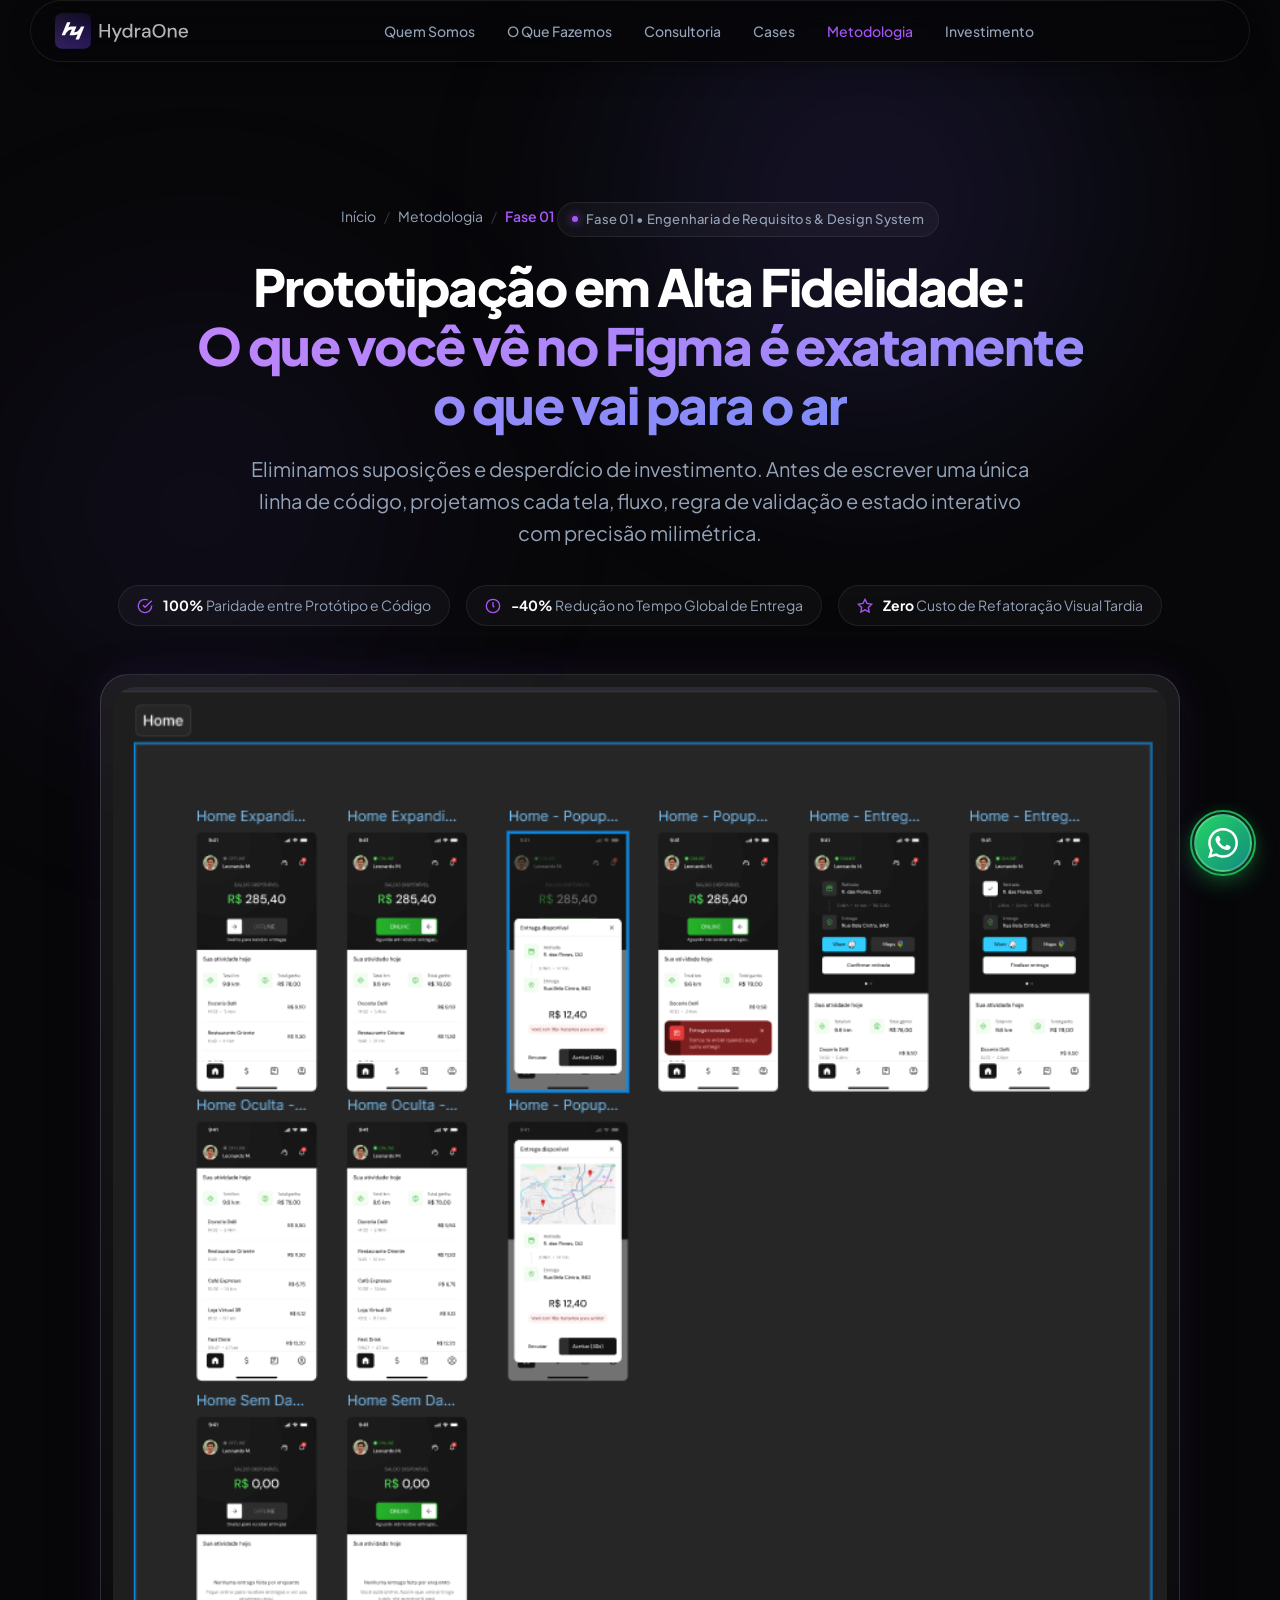
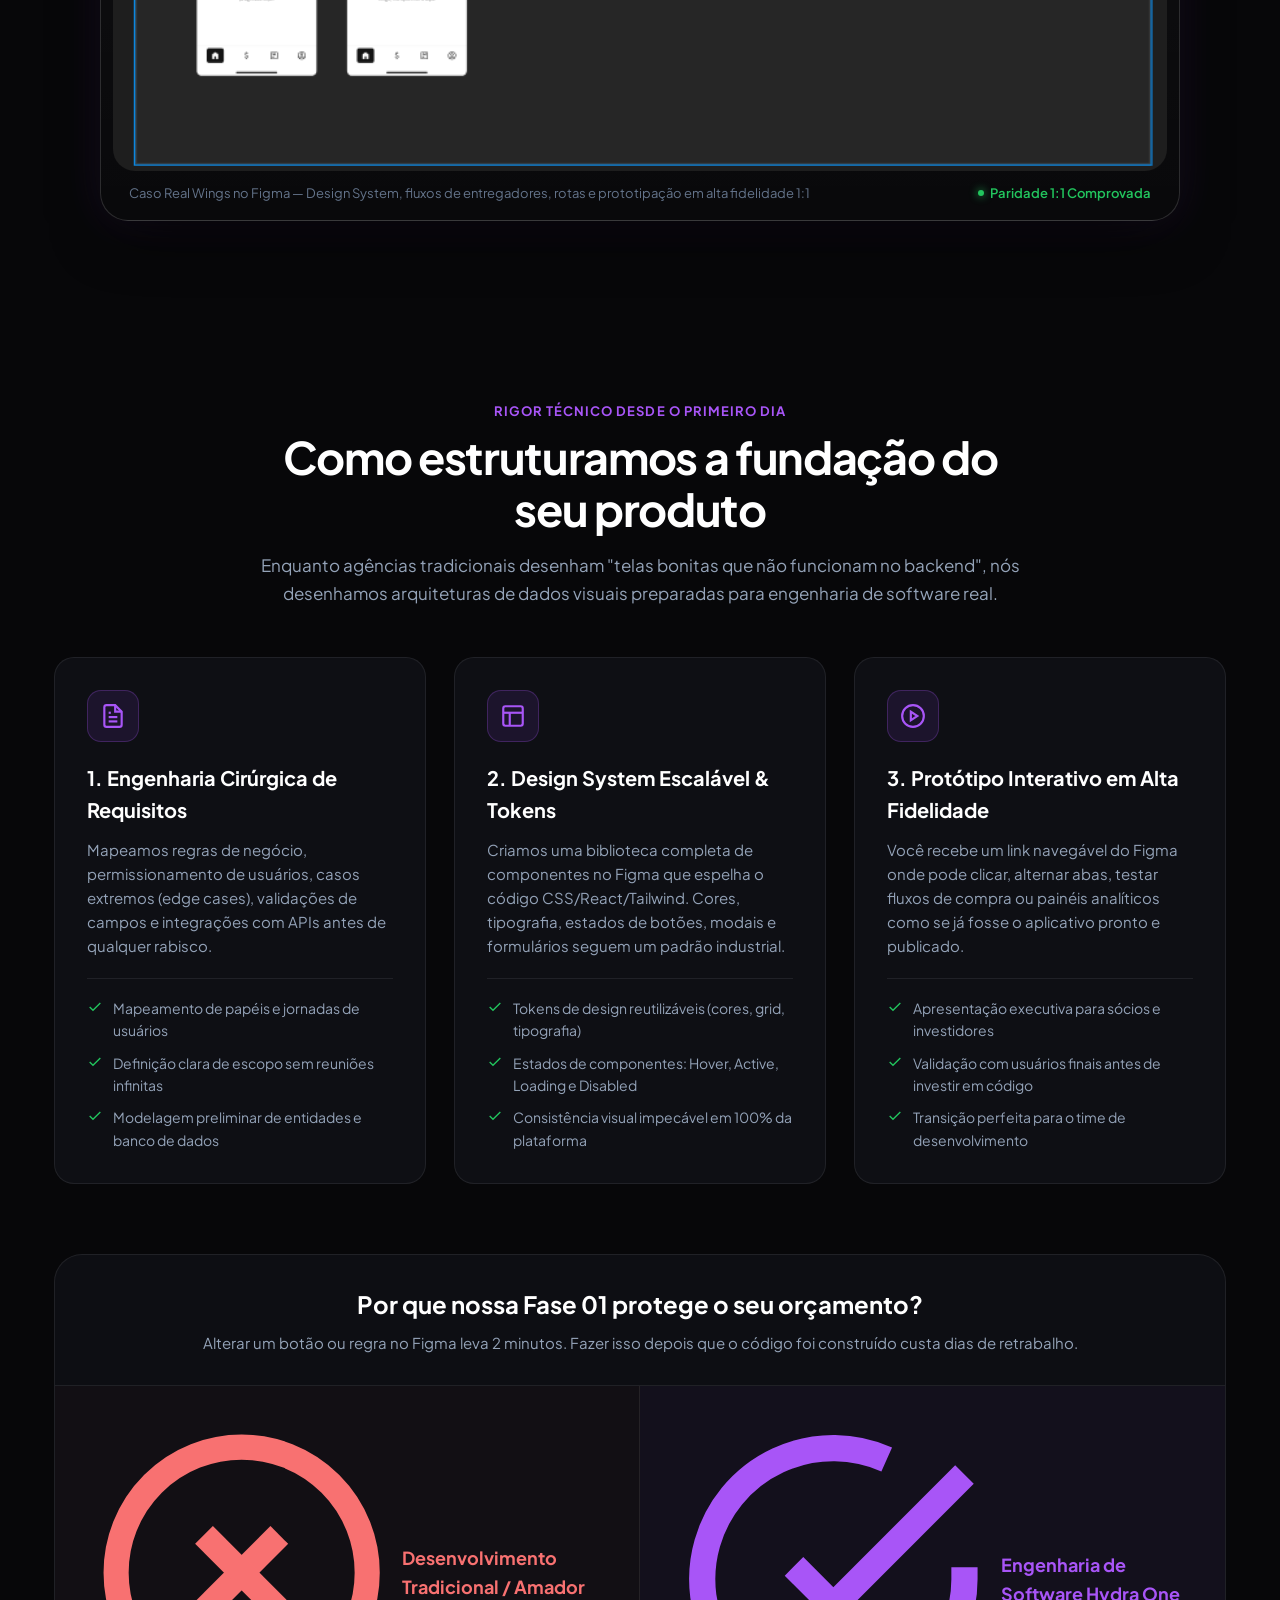
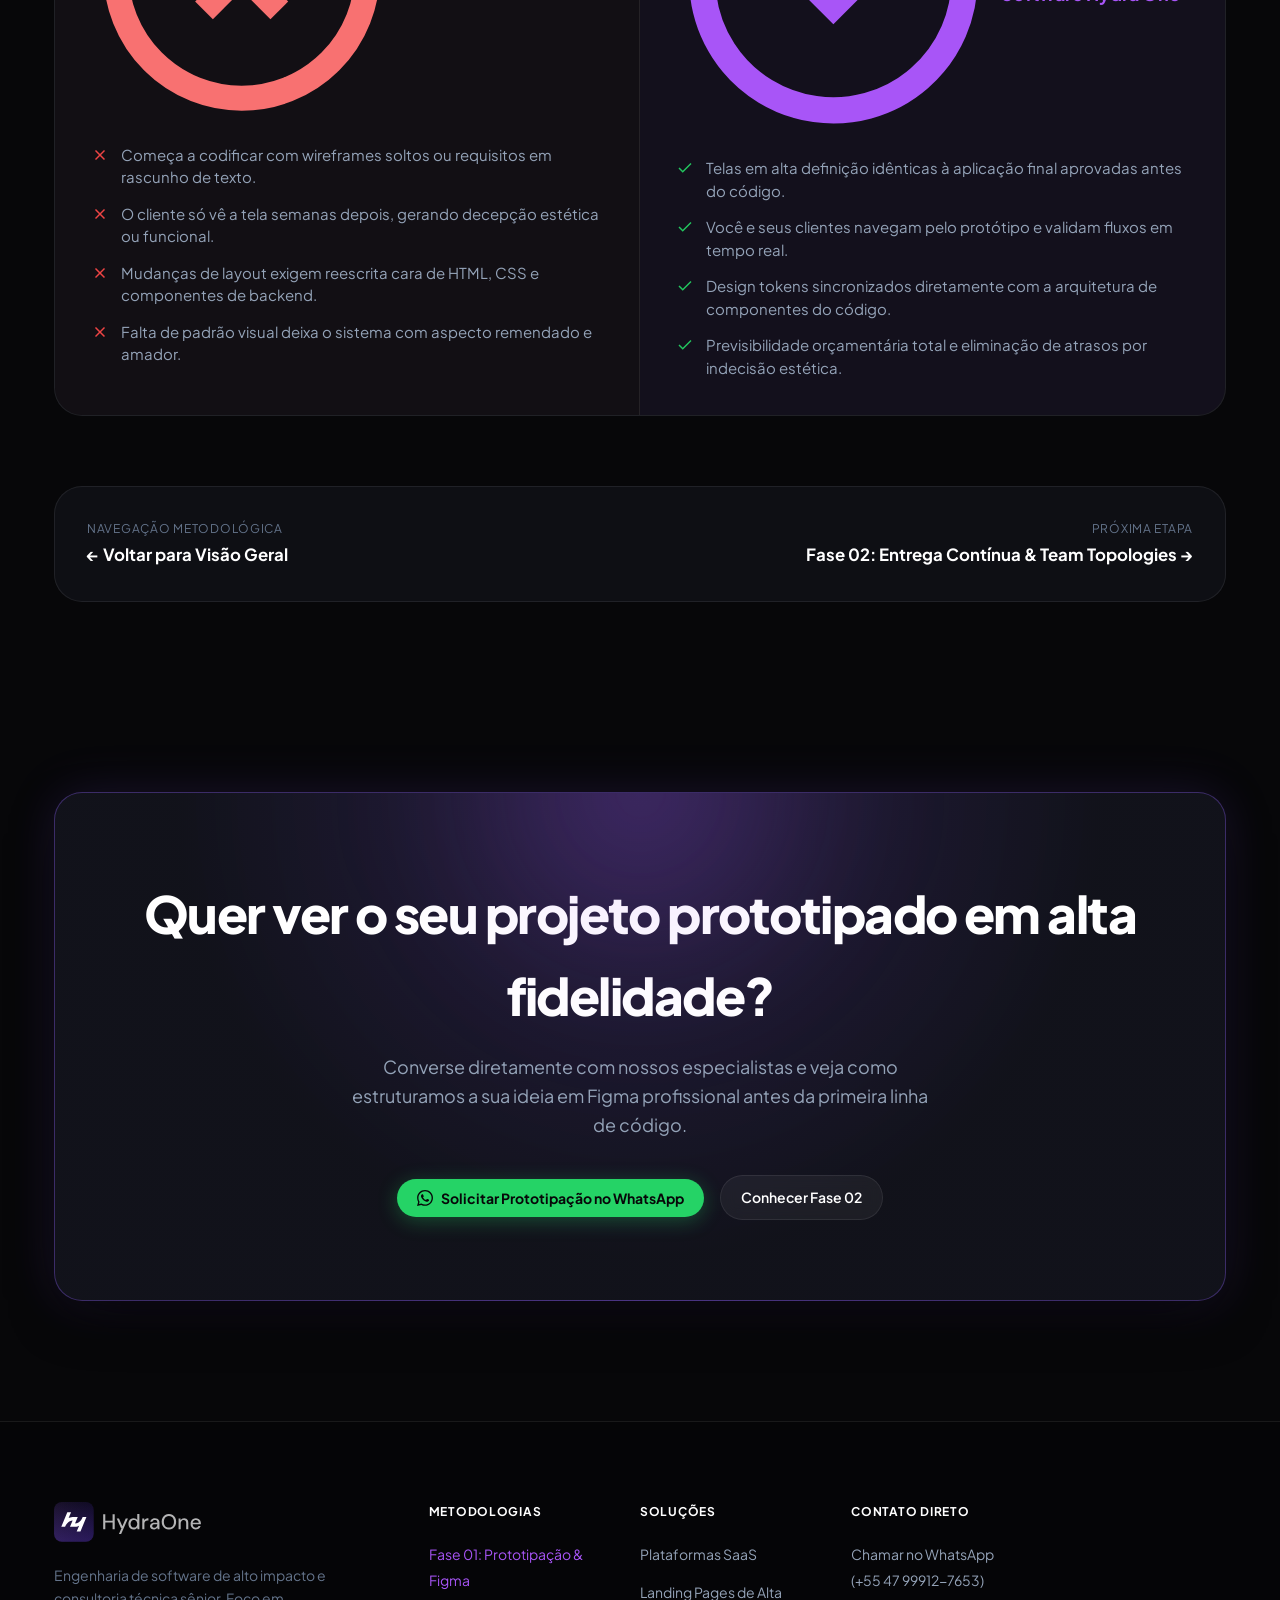
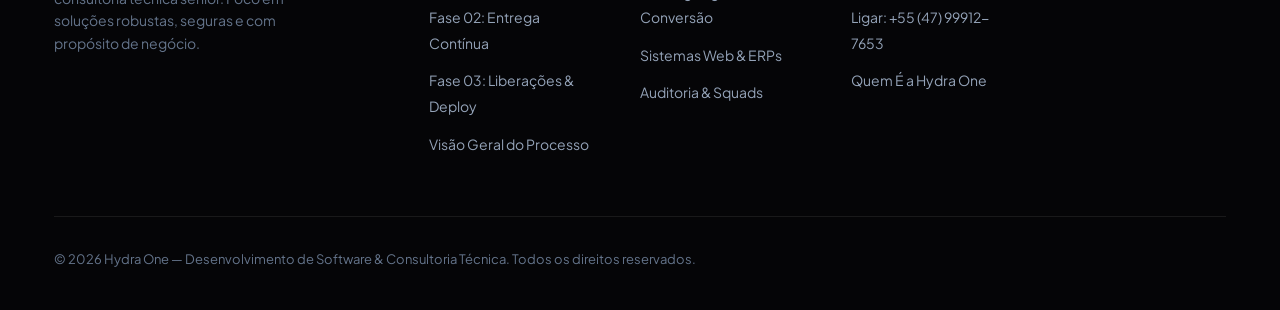
<file: fase-1-prototipacao.html>
<!DOCTYPE html>
<html lang="pt-BR">

<head>
  <meta charset="UTF-8">
  <meta name="viewport" content="width=device-width, initial-scale=1.0">
  <title>Fase 1: Prototipação em Alta Fidelidade & Figma | Metodologia Hydra One</title>
  <meta name="description"
    content="Entenda como a Hydra One utiliza prototipação em alta fidelidade no Figma, design systems escaláveis e engenharia cirúrgica de requisitos para eliminar 100% das surpresas e retrabalho antes do código.">
  
  <link rel="canonical" href="https://hydraone.com.br/fase-1-prototipacao.html">
  <meta name="robots" content="index, follow, max-image-preview:large">
  
  <!-- Preconnect Fonts -->
  <link rel="preconnect" href="https://fonts.googleapis.com">
  <link rel="preconnect" href="https://fonts.gstatic.com" crossorigin>
  <link
    href="https://fonts.googleapis.com/css2?family=JetBrains+Mono:ital,wght@0,400;0,500;0,600;1,400&family=Plus+Jakarta+Sans:wght@300;400;500;600;700;800&display=swap"
    rel="stylesheet">
  
  <!-- Favicon -->
  <link rel="icon" type="image/png" sizes="32x32" href="assets/images/fav.png">
  <link rel="icon" type="image/x-icon" href="assets/images/favicon.ico">
  <link rel="apple-touch-icon" href="assets/images/fav.png">

  <!-- Open Graph -->
  <meta property="og:title" content="Fase 1: Prototipação em Alta Fidelidade & Figma | Hydra One">
  <meta property="og:description"
    content="Projetamos 100% das telas e regras no Figma com fidelidade 1:1 antes da primeira linha de código, eliminando retrabalho e protegendo seu orçamento.">
  <meta property="og:type" content="article">
  <meta property="og:url" content="https://hydraone.com.br/fase-1-prototipacao.html">
  <meta property="og:site_name" content="Hydra One">
  <meta property="og:image" content="https://hydraone.com.br/assets/images/wings-system-figma.png">

  <!-- Twitter Card -->
  <meta name="twitter:card" content="summary_large_image">
  <meta name="twitter:title" content="Fase 1: Prototipação em Alta Fidelidade & Figma | Hydra One">
  <meta name="twitter:description"
    content="Projetamos 100% das telas e regras no Figma com fidelidade 1:1 antes do código. Conheça a metodologia Hydra One.">
  <meta name="twitter:image" content="https://hydraone.com.br/assets/images/wings-system-figma.png">

  <!-- Schema.org Breadcrumbs -->
  <script type="application/ld+json">
  {
    "@context": "https://schema.org",
    "@type": "BreadcrumbList",
    "itemListElement": [
      {
        "@type": "ListItem",
        "position": 1,
        "name": "Home",
        "item": "https://hydraone.com.br/"
      },
      {
        "@type": "ListItem",
        "position": 2,
        "name": "Metodologia",
        "item": "https://hydraone.com.br/#how-it-works"
      },
      {
        "@type": "ListItem",
        "position": 3,
        "name": "Fase 1: Prototipação no Figma",
        "item": "https://hydraone.com.br/fase-1-prototipacao.html"
      }
    ]
  }
  </script>

  <!-- Stylesheets -->
  <link rel="stylesheet" href="css/variables.css">
  <link rel="stylesheet" href="css/styles.css">
</head>

<body>
  <!-- ==========================================================================
       Header & Navigation
       ========================================================================== -->
  <header class="site-header" id="header">
    <nav class="navbar container">
      <a href="index.html#hero" class="logo-brand" id="brand-logo" aria-label="Hydra One">
        <img src="assets/images/logo.svg" alt="Hydra One" class="logo-img" width="134" height="36">
      </a>

      <ul class="nav-links">
        <li class="nav-item"><a href="index.html#about">Quem Somos</a></li>
        <li class="nav-item"><a href="index.html#solutions">O Que Fazemos</a></li>
        <li class="nav-item"><a href="index.html#consulting">Consultoria</a></li>
        <li class="nav-item"><a href="index.html#cases">Cases</a></li>
        <li class="nav-item"><a href="index.html#how-it-works" style="color: var(--accent-violet);">Metodologia</a></li>
        <li class="nav-item"><a href="index.html#pricing">Investimento</a></li>
      </ul>

      <div class="nav-actions">
        <button class="mobile-toggle" id="mobile-menu-toggle" aria-label="Abrir menu mobile">
          <svg width="22" height="22" viewBox="0 0 24 24" fill="none" stroke="currentColor" stroke-width="2">
            <line x1="3" y1="12" x2="21" y2="12"></line>
            <line x1="3" y1="6" x2="21" y2="6"></line>
            <line x1="3" y1="18" x2="21" y2="18"></line>
          </svg>
        </button>
      </div>
    </nav>
  </header>

  <!-- Mobile Menu Drawer -->
  <div class="mobile-menu" id="mobile-menu-drawer">
    <a href="index.html#about">Quem Somos</a>
    <a href="index.html#solutions">O Que Fazemos</a>
    <a href="index.html#consulting">Consultoria</a>
    <a href="index.html#cases">Cases</a>
    <a href="index.html#how-it-works">Metodologia</a>
    <a href="index.html#pricing">Investimento</a>
    <button class="btn btn-primary btn-whatsapp" data-action="open-whatsapp"
      data-whatsapp-msg="Olá! Gostaria de conversar sobre a prototipação do meu projeto."
      style="width: 100%; margin-top: 8px;">
      <span>Chamar no WhatsApp</span>
    </button>
  </div>

  <main>
    <!-- ==========================================================================
         Hero Section
         ========================================================================== -->
    <section class="methodology-page-header">
      <div class="container">
        <div class="methodology-breadcrumbs">
          <a href="index.html">Início</a>
          <span class="sep">/</span>
          <a href="index.html#how-it-works">Metodologia</a>
          <span class="sep">/</span>
          <span class="current">Fase 01</span>
        </div>

        <div class="section-badge">
          <span class="dot" style="background: var(--accent-violet);"></span>
          <span>Fase 01 • Engenharia de Requisitos & Design System</span>
        </div>

        <h1 class="methodology-page-title">
          Prototipação em Alta Fidelidade: <br>
          <span class="text-purple">O que você vê no Figma é exatamente o que vai para o ar</span>
        </h1>

        <p class="methodology-page-subtitle">
          Eliminamos suposições e desperdício de investimento. Antes de escrever uma única linha de código, projetamos
          cada tela, fluxo, regra de validação e estado interativo com precisão milimétrica.
        </p>

        <div class="methodology-quick-metrics">
          <div class="metric-chip">
            <svg viewBox="0 0 24 24" fill="none" stroke="currentColor" stroke-width="2">
              <path d="M22 11.08V12a10 10 0 1 1-5.93-9.14"></path>
              <polyline points="22 4 12 14.01 9 11.01"></polyline>
            </svg>
            <span><strong>100%</strong> Paridade entre Protótipo e Código</span>
          </div>
          <div class="metric-chip">
            <svg viewBox="0 0 24 24" fill="none" stroke="currentColor" stroke-width="2">
              <circle cx="12" cy="12" r="10"></circle>
              <polyline points="12 6 12 12 14 14"></polyline>
            </svg>
            <span><strong>-40%</strong> Redução no Tempo Global de Entrega</span>
          </div>
          <div class="metric-chip">
            <svg viewBox="0 0 24 24" fill="none" stroke="currentColor" stroke-width="2">
              <polygon points="12 2 15.09 8.26 22 9.27 17 14.14 18.18 21.02 12 17.77 5.82 21.02 7 14.14 2 9.27 8.91 8.26 12 2"></polygon>
            </svg>
            <span><strong>Zero</strong> Custo de Refatoração Visual Tardia</span>
          </div>
        </div>

        <!-- Big Visual Showcase -->
        <div class="methodology-visual-container">
          <img src="assets/images/wings-system-figma.png"
            alt="Ambiente real de prototipação no Figma desenvolvido pela Hydra One para a plataforma Wings, com fluxos de entregas, mapas, popups e Design System 1:1"
            width="1080" height="608" loading="lazy" decoding="async">
          <div class="methodology-visual-caption">
            <span>Caso Real Wings no Figma — Design System, fluxos de entregadores, rotas e prototipação em alta fidelidade 1:1</span>
            <span class="badge-live">Paridade 1:1 Comprovada</span>
          </div>
        </div>
      </div>
    </section>

    <!-- ==========================================================================
         Pilares da Fase 1
         ========================================================================== -->
    <section class="methodology-section">
      <div class="container">
        <div style="text-align: center; max-width: 760px; margin: 0 auto 50px auto;">
          <span class="section-tagline">Rigor Técnico Desde o Primeiro Dia</span>
          <h2 class="section-title">Como estruturamos a fundação do seu produto</h2>
          <p class="section-description">
            Enquanto agências tradicionais desenham "telas bonitas que não funcionam no backend", nós desenhamos
            arquiteturas de dados visuais preparadas para engenharia de software real.
          </p>
        </div>

        <div class="methodology-grid">
          <!-- Card 1 -->
          <div class="pillar-card">
            <div class="pillar-icon-box">
              <svg viewBox="0 0 24 24" fill="none" stroke="currentColor" stroke-width="2">
                <path d="M14 2H6a2 2 0 0 0-2 2v16a2 2 0 0 0 2 2h12a2 2 0 0 0 2-2V8z"></path>
                <polyline points="14 2 14 8 20 8"></polyline>
                <line x1="16" y1="13" x2="8" y2="13"></line>
                <line x1="16" y1="17" x2="8" y2="17"></line>
                <polyline points="10 9 9 9 8 9"></polyline>
              </svg>
            </div>
            <h3>1. Engenharia Cirúrgica de Requisitos</h3>
            <p>
              Mapeamos regras de negócio, permissionamento de usuários, casos extremos (edge cases), validações de campos
              e integrações com APIs antes de qualquer rabisco.
            </p>
            <ul class="pillar-checklist">
              <li>
                <svg viewBox="0 0 24 24" fill="none" stroke="currentColor" stroke-width="2"><polyline points="20 6 9 17 4 12"></polyline></svg>
                <span>Mapeamento de papéis e jornadas de usuários</span>
              </li>
              <li>
                <svg viewBox="0 0 24 24" fill="none" stroke="currentColor" stroke-width="2"><polyline points="20 6 9 17 4 12"></polyline></svg>
                <span>Definição clara de escopo sem reuniões infinitas</span>
              </li>
              <li>
                <svg viewBox="0 0 24 24" fill="none" stroke="currentColor" stroke-width="2"><polyline points="20 6 9 17 4 12"></polyline></svg>
                <span>Modelagem preliminar de entidades e banco de dados</span>
              </li>
            </ul>
          </div>

          <!-- Card 2 -->
          <div class="pillar-card">
            <div class="pillar-icon-box">
              <svg viewBox="0 0 24 24" fill="none" stroke="currentColor" stroke-width="2">
                <rect x="3" y="3" width="18" height="18" rx="2" ry="2"></rect>
                <line x1="3" y1="9" x2="21" y2="9"></line>
                <line x1="9" y1="21" x2="9" y2="9"></line>
              </svg>
            </div>
            <h3>2. Design System Escalável & Tokens</h3>
            <p>
              Criamos uma biblioteca completa de componentes no Figma que espelha o código CSS/React/Tailwind. Cores,
              tipografia, estados de botões, modais e formulários seguem um padrão industrial.
            </p>
            <ul class="pillar-checklist">
              <li>
                <svg viewBox="0 0 24 24" fill="none" stroke="currentColor" stroke-width="2"><polyline points="20 6 9 17 4 12"></polyline></svg>
                <span>Tokens de design reutilizáveis (cores, grid, tipografia)</span>
              </li>
              <li>
                <svg viewBox="0 0 24 24" fill="none" stroke="currentColor" stroke-width="2"><polyline points="20 6 9 17 4 12"></polyline></svg>
                <span>Estados de componentes: Hover, Active, Loading e Disabled</span>
              </li>
              <li>
                <svg viewBox="0 0 24 24" fill="none" stroke="currentColor" stroke-width="2"><polyline points="20 6 9 17 4 12"></polyline></svg>
                <span>Consistência visual impecável em 100% da plataforma</span>
              </li>
            </ul>
          </div>

          <!-- Card 3 -->
          <div class="pillar-card">
            <div class="pillar-icon-box">
              <svg viewBox="0 0 24 24" fill="none" stroke="currentColor" stroke-width="2">
                <circle cx="12" cy="12" r="10"></circle>
                <polygon points="10 8 16 12 10 16 10 8"></polygon>
              </svg>
            </div>
            <h3>3. Protótipo Interativo em Alta Fidelidade</h3>
            <p>
              Você recebe um link navegável do Figma onde pode clicar, alternar abas, testar fluxos de compra ou painéis
              analíticos como se já fosse o aplicativo pronto e publicado.
            </p>
            <ul class="pillar-checklist">
              <li>
                <svg viewBox="0 0 24 24" fill="none" stroke="currentColor" stroke-width="2"><polyline points="20 6 9 17 4 12"></polyline></svg>
                <span>Apresentação executiva para sócios e investidores</span>
              </li>
              <li>
                <svg viewBox="0 0 24 24" fill="none" stroke="currentColor" stroke-width="2"><polyline points="20 6 9 17 4 12"></polyline></svg>
                <span>Validação com usuários finais antes de investir em código</span>
              </li>
              <li>
                <svg viewBox="0 0 24 24" fill="none" stroke="currentColor" stroke-width="2"><polyline points="20 6 9 17 4 12"></polyline></svg>
                <span>Transição perfeita para o time de desenvolvimento</span>
              </li>
            </ul>
          </div>
        </div>

        <!-- Comparison Matrix -->
        <div class="comparison-matrix-wrapper">
          <div class="comparison-header">
            <h3>Por que nossa Fase 01 protege o seu orçamento?</h3>
            <p style="color: var(--text-secondary); font-size: 0.9375rem;">
              Alterar um botão ou regra no Figma leva 2 minutos. Fazer isso depois que o código foi construído custa dias de retrabalho.
            </p>
          </div>
          <div class="comparison-grid">
            <div class="comparison-col traditional">
              <h4>
                <svg class="bad" viewBox="0 0 24 24" fill="none" stroke="currentColor" stroke-width="2">
                  <circle cx="12" cy="12" r="10"></circle>
                  <line x1="15" y1="9" x2="9" y2="15"></line>
                  <line x1="9" y1="9" x2="15" y2="15"></line>
                </svg>
                Desenvolvimento Tradicional / Amador
              </h4>
              <ul class="comparison-list">
                <li>
                  <svg class="bad" viewBox="0 0 24 24" fill="none" stroke="currentColor" stroke-width="2"><line x1="18" y1="6" x2="6" y2="18"></line><line x1="6" y1="6" x2="18" y2="18"></line></svg>
                  <span>Começa a codificar com wireframes soltos ou requisitos em rascunho de texto.</span>
                </li>
                <li>
                  <svg class="bad" viewBox="0 0 24 24" fill="none" stroke="currentColor" stroke-width="2"><line x1="18" y1="6" x2="6" y2="18"></line><line x1="6" y1="6" x2="18" y2="18"></line></svg>
                  <span>O cliente só vê a tela semanas depois, gerando decepção estética ou funcional.</span>
                </li>
                <li>
                  <svg class="bad" viewBox="0 0 24 24" fill="none" stroke="currentColor" stroke-width="2"><line x1="18" y1="6" x2="6" y2="18"></line><line x1="6" y1="6" x2="18" y2="18"></line></svg>
                  <span>Mudanças de layout exigem reescrita cara de HTML, CSS e componentes de backend.</span>
                </li>
                <li>
                  <svg class="bad" viewBox="0 0 24 24" fill="none" stroke="currentColor" stroke-width="2"><line x1="18" y1="6" x2="6" y2="18"></line><line x1="6" y1="6" x2="18" y2="18"></line></svg>
                  <span>Falta de padrão visual deixa o sistema com aspecto remendado e amador.</span>
                </li>
              </ul>
            </div>

            <div class="comparison-col hydra">
              <h4>
                <svg class="good" viewBox="0 0 24 24" fill="none" stroke="currentColor" stroke-width="2">
                  <path d="M22 11.08V12a10 10 0 1 1-5.93-9.14"></path>
                  <polyline points="22 4 12 14.01 9 11.01"></polyline>
                </svg>
                Engenharia de Software Hydra One
              </h4>
              <ul class="comparison-list">
                <li>
                  <svg class="good" viewBox="0 0 24 24" fill="none" stroke="currentColor" stroke-width="2"><polyline points="20 6 9 17 4 12"></polyline></svg>
                  <span>Telas em alta definição idênticas à aplicação final aprovadas antes do código.</span>
                </li>
                <li>
                  <svg class="good" viewBox="0 0 24 24" fill="none" stroke="currentColor" stroke-width="2"><polyline points="20 6 9 17 4 12"></polyline></svg>
                  <span>Você e seus clientes navegam pelo protótipo e validam fluxos em tempo real.</span>
                </li>
                <li>
                  <svg class="good" viewBox="0 0 24 24" fill="none" stroke="currentColor" stroke-width="2"><polyline points="20 6 9 17 4 12"></polyline></svg>
                  <span>Design tokens sincronizados diretamente com a arquitetura de componentes do código.</span>
                </li>
                <li>
                  <svg class="good" viewBox="0 0 24 24" fill="none" stroke="currentColor" stroke-width="2"><polyline points="20 6 9 17 4 12"></polyline></svg>
                  <span>Previsibilidade orçamentária total e eliminação de atrasos por indecisão estética.</span>
                </li>
              </ul>
            </div>
          </div>
        </div>

        <!-- Navigation Between Phases -->
        <div class="phase-nav-container">
          <div class="phase-nav-item">
            <span class="phase-nav-label">Navegação Metodológica</span>
            <a href="index.html#how-it-works" class="phase-nav-link">
              ← Voltar para Visão Geral
            </a>
          </div>
          <div class="phase-nav-item next">
            <span class="phase-nav-label">Próxima Etapa</span>
            <a href="fase-2-desenvolvimento-continuo.html" class="phase-nav-link">
              Fase 02: Entrega Contínua & Team Topologies →
            </a>
          </div>
        </div>
      </div>
    </section>

    <!-- Pre-Footer CTA -->
    <section class="prefooter-section">
      <div class="container">
        <div class="prefooter-banner">
          <h2 class="prefooter-title">Quer ver o seu projeto prototipado em alta fidelidade?</h2>
          <p class="prefooter-subtitle">
            Converse diretamente com nossos especialistas e veja como estruturamos a sua ideia em Figma profissional
            antes da primeira linha de código.
          </p>
          <div class="prefooter-actions">
            <button class="btn btn-primary btn-whatsapp" data-action="open-whatsapp"
              data-whatsapp-msg="Olá! Gostaria de prototipar meu projeto com a equipe de design e engenharia da Hydra One.">
              <svg class="whatsapp-svg-icon" viewBox="0 0 24 24">
                <path
                  d="M.057 24l1.687-6.163c-1.041-1.804-1.588-3.849-1.587-5.946.003-6.556 5.338-11.891 11.893-11.891 3.181.001 6.167 1.24 8.413 3.488 2.245 2.248 3.481 5.236 3.48 8.414-.003 6.557-5.338 11.892-11.893 11.892-1.99-.001-3.951-.5-5.688-1.448l-6.305 1.654zm6.597-3.807c1.676.995 3.276 1.591 5.392 1.592 5.448 0 9.886-4.434 9.889-9.885.002-5.462-4.415-9.89-9.881-9.892-5.452 0-9.887 4.434-9.889 9.884-.001 2.225.651 3.891 1.746 5.634l-.999 3.648 3.742-.981zm11.387-5.464c-.074-.124-.272-.198-.57-.347-.297-.149-1.758-.868-2.031-.967-.272-.099-.47-.149-.669.149-.198.297-.768.967-.941 1.165-.173.198-.347.223-.644.074-.297-.149-1.255-.462-2.39-1.475-.883-.788-1.48-1.761-1.653-2.059-.173-.297-.018-.458.13-.606.134-.133.297-.347.446-.521.151-.172.2-.296.3-.495.099-.198.05-.372-.025-.521-.075-.148-.669-1.611-.916-2.206-.242-.579-.487-.501-.669-.51l-.57-.01c-.198 0-.52.074-.792.372s-1.04 1.016-1.04 2.479 1.065 2.876 1.213 3.074c.149.198 2.095 3.2 5.076 4.487.709.306 1.263.489 1.694.626.712.226 1.36.194 1.872.118.571-.085 1.758-.719 2.006-1.413.248-.695.248-1.29.173-1.414z" />
              </svg>
              <span>Solicitar Prototipação no WhatsApp</span>
            </button>
            <a href="fase-2-desenvolvimento-continuo.html" class="btn btn-secondary">Conhecer Fase 02</a>
          </div>
        </div>
      </div>
    </section>
  </main>

  <!-- ==========================================================================
       Footer
       ========================================================================== -->
  <footer class="site-footer" id="footer">
    <div class="container">
      <div class="footer-grid">
        <div class="footer-brand">
          <a href="index.html#hero" class="logo-brand" aria-label="Hydra One">
            <img src="assets/images/logo.svg" alt="Hydra One" class="logo-img" width="150" height="40">
          </a>
          <p>
            Engenharia de software de alto impacto e consultoria técnica sênior. Foco em soluções robustas, seguras e com propósito de negócio.
          </p>
        </div>

        <div class="footer-col">
          <h4>Metodologias</h4>
          <ul class="footer-links">
            <li><a href="fase-1-prototipacao.html" style="color: var(--accent-violet);">Fase 01: Prototipação & Figma</a></li>
            <li><a href="fase-2-desenvolvimento-continuo.html">Fase 02: Entrega Contínua</a></li>
            <li><a href="fase-3-deploy-sustentacao.html">Fase 03: Liberações & Deploy</a></li>
            <li><a href="index.html#how-it-works">Visão Geral do Processo</a></li>
          </ul>
        </div>

        <div class="footer-col">
          <h4>Soluções</h4>
          <ul class="footer-links">
            <li><a href="index.html#solutions">Plataformas SaaS</a></li>
            <li><a href="index.html#solutions">Landing Pages de Alta Conversão</a></li>
            <li><a href="index.html#solutions">Sistemas Web & ERPs</a></li>
            <li><a href="index.html#consulting">Auditoria & Squads</a></li>
          </ul>
        </div>

        <div class="footer-col">
          <h4>Contato Direto</h4>
          <ul class="footer-links">
            <li><a href="https://wa.me/5547999127653" target="_blank" rel="noopener noreferrer" data-action="open-whatsapp"
                data-whatsapp-msg="Olá! Gostaria de falar diretamente com a Hydra One.">Chamar no WhatsApp (+55 47 99912-7653)</a></li>
            <li><a href="tel:+5547999127653">Ligar: +55 (47) 99912-7653</a></li>
            <li><a href="index.html#about">Quem É a Hydra One</a></li>
          </ul>
        </div>
      </div>

      <div class="footer-bottom">
        <p>© 2026 Hydra One — Desenvolvimento de Software & Consultoria Técnica. Todos os direitos reservados.</p>
      </div>
    </div>
  </footer>

  <!-- Floating WhatsApp Action Button (FAB) -->
  <aside class="whatsapp-float-wrapper" aria-label="Atendimento via WhatsApp">
    <div class="whatsapp-tooltip">
      <span class="whatsapp-tooltip-status"></span>
      <span>Falar no WhatsApp com a Hydra One</span>
    </div>
    <a href="https://wa.me/5547999127653?text=Ol%C3%A1!%20Gostaria%20de%20conversar%20com%20a%20Hydra%20One%20sobre%20a%20Fase%201%20de%20Prototipa%C3%A7%C3%A3o."
      class="whatsapp-float-btn" id="whatsapp-float-btn" target="_blank" rel="noopener noreferrer"
      aria-label="Iniciar conversa no WhatsApp" data-action="open-whatsapp"
      data-whatsapp-msg="Olá! Gostaria de conversar com a Hydra One sobre a Fase 1 de Prototipação e Design.">
      <span class="whatsapp-pulse-ring"></span>
      <svg viewBox="0 0 24 24" fill="currentColor" width="30" height="30">
        <path
          d="M.057 24l1.687-6.163c-1.041-1.804-1.588-3.849-1.587-5.946.003-6.556 5.338-11.891 11.893-11.891 3.181.001 6.167 1.24 8.413 3.488 2.245 2.248 3.481 5.236 3.48 8.414-.003 6.557-5.338 11.892-11.893 11.892-1.99-.001-3.951-.5-5.688-1.448l-6.305 1.654zm6.597-3.807c1.676.995 3.276 1.591 5.392 1.592 5.448 0 9.886-4.434 9.889-9.885.002-5.462-4.415-9.89-9.881-9.892-5.452 0-9.887 4.434-9.889 9.884-.001 2.225.651 3.891 1.746 5.634l-.999 3.648 3.742-.981zm11.387-5.464c-.074-.124-.272-.198-.57-.347-.297-.149-1.758-.868-2.031-.967-.272-.099-.47-.149-.669.149-.198.297-.768.967-.941 1.165-.173.198-.347.223-.644.074-.297-.149-1.255-.462-2.39-1.475-.883-.788-1.48-1.761-1.653-2.059-.173-.297-.018-.458.13-.606.134-.133.297-.347.446-.521.151-.172.2-.296.3-.495.099-.198.05-.372-.025-.521-.075-.148-.669-1.611-.916-2.206-.242-.579-.487-.501-.669-.51l-.57-.01c-.198 0-.52.074-.792.372s-1.04 1.016-1.04 2.479 1.065 2.876 1.213 3.074c.149.198 2.095 3.2 5.076 4.487.709.306 1.263.489 1.694.626.712.226 1.36.194 1.872.118.571-.085 1.758-.719 2.006-1.413.248-.695.248-1.29.173-1.414z" />
      </svg>
    </a>
  </aside>

  <!-- Scripts -->
  <script src="js/main.js"></script>
</body>

</html>
</file>
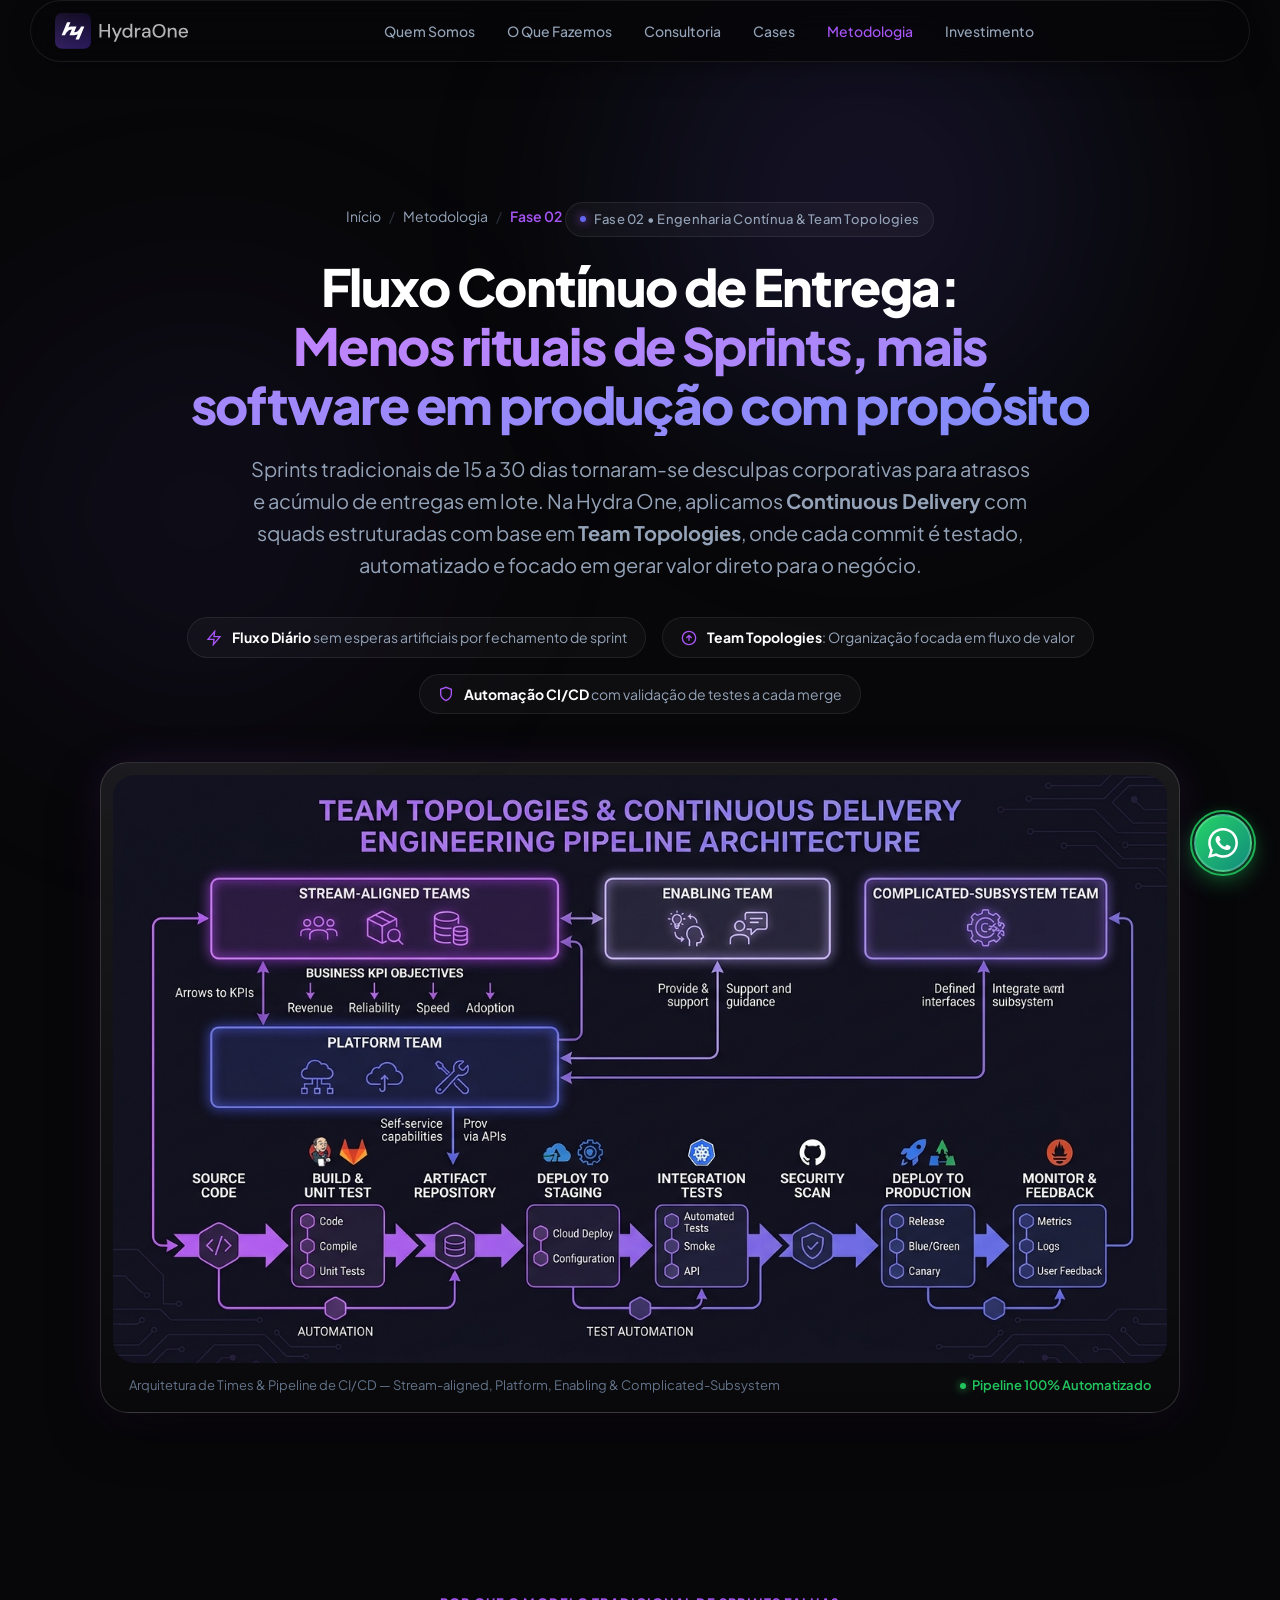
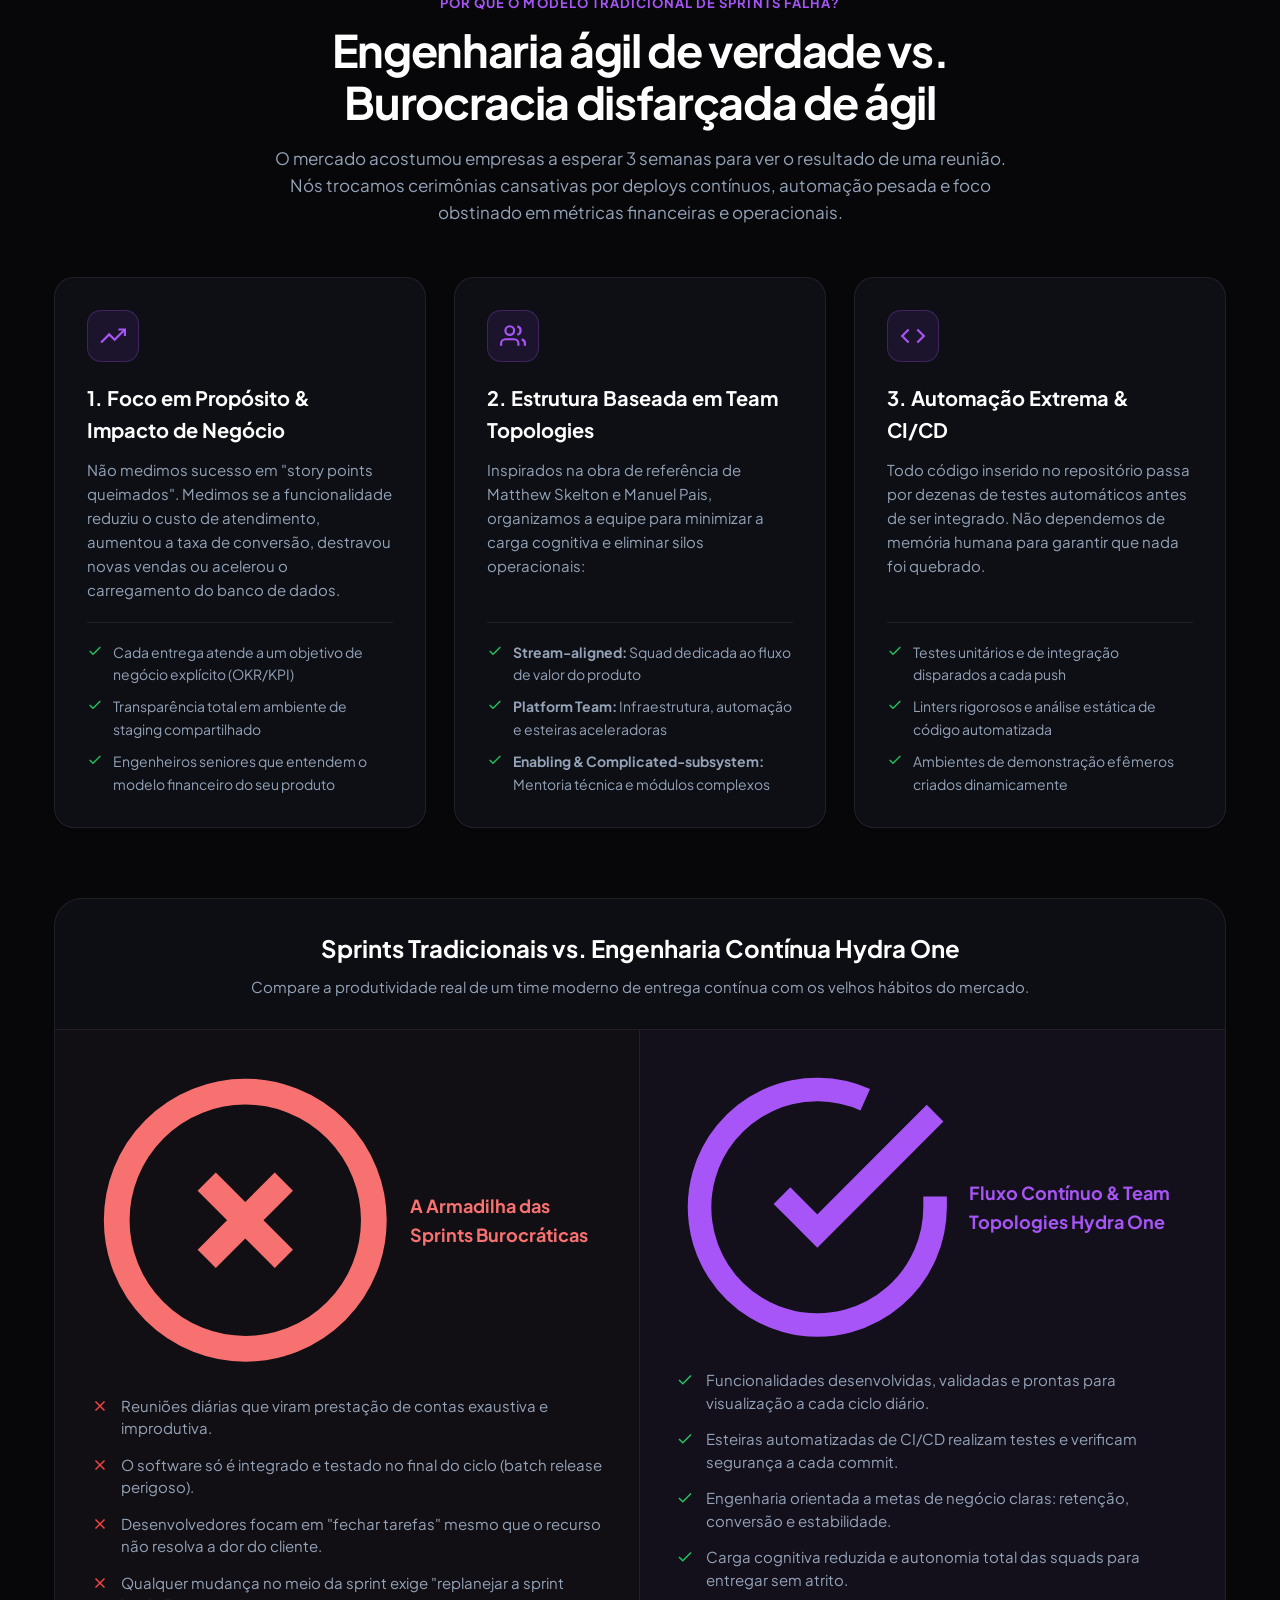
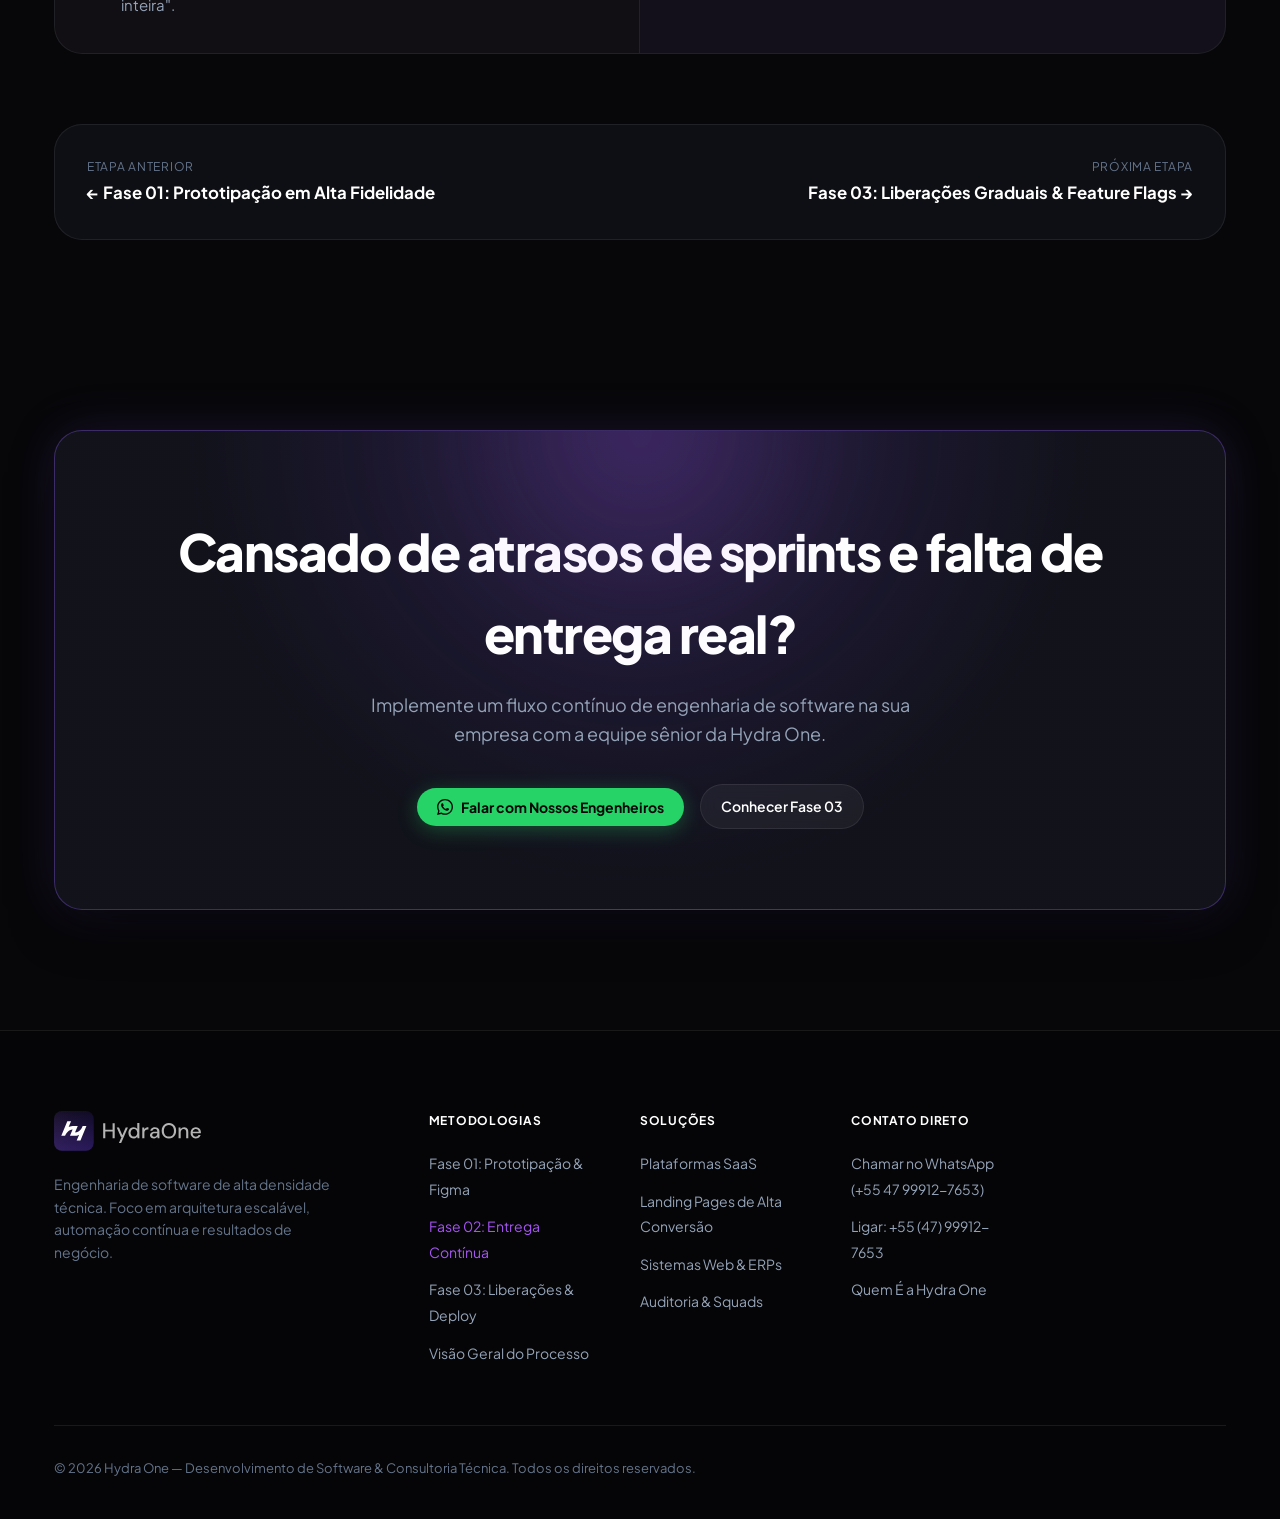
<file: fase-2-desenvolvimento-continuo.html>
<!DOCTYPE html>
<html lang="pt-BR">

<head>
  <meta charset="UTF-8">
  <meta name="viewport" content="width=device-width, initial-scale=1.0">
  <title>Fase 2: Desenvolvimento Contínuo & Team Topologies | Metodologia Hydra One</title>
  <meta name="description"
    content="Descubra a metodologia de entrega contínua da Hydra One: abandonamos sprints burocráticas e organizamos times de engenharia inspirados em Team Topologies com automação extrema e foco em propósito de negócio.">
  
  <link rel="canonical" href="https://hydraone.com.br/fase-2-desenvolvimento-continuo.html">
  <meta name="robots" content="index, follow, max-image-preview:large">
  
  <!-- Preconnect Fonts -->
  <link rel="preconnect" href="https://fonts.googleapis.com">
  <link rel="preconnect" href="https://fonts.gstatic.com" crossorigin>
  <link
    href="https://fonts.googleapis.com/css2?family=JetBrains+Mono:ital,wght@0,400;0,500;0,600;1,400&family=Plus+Jakarta+Sans:wght@300;400;500;600;700;800&display=swap"
    rel="stylesheet">
  
  <!-- Favicon -->
  <link rel="icon" type="image/png" sizes="32x32" href="assets/images/fav.png">
  <link rel="icon" type="image/x-icon" href="assets/images/favicon.ico">
  <link rel="apple-touch-icon" href="assets/images/fav.png">

  <!-- Open Graph -->
  <meta property="og:title" content="Fase 2: Desenvolvimento Contínuo & Team Topologies | Hydra One">
  <meta property="og:description"
    content="Entrega contínua de software com squads de alta autonomia, automação de testes e ciclos rápidos de validação.">
  <meta property="og:type" content="article">
  <meta property="og:url" content="https://hydraone.com.br/fase-2-desenvolvimento-continuo.html">
  <meta property="og:site_name" content="Hydra One">
  <meta property="og:image" content="https://hydraone.com.br/assets/images/team-topologies.jpg">

  <!-- Twitter Card -->
  <meta name="twitter:card" content="summary_large_image">
  <meta name="twitter:title" content="Fase 2: Desenvolvimento Contínuo & Team Topologies | Hydra One">
  <meta name="twitter:description"
    content="Entrega contínua de software com squads de alta autonomia e automação pesada. Metodologia Hydra One.">
  <meta name="twitter:image" content="https://hydraone.com.br/assets/images/team-topologies.jpg">

  <!-- Schema.org Breadcrumbs -->
  <script type="application/ld+json">
  {
    "@context": "https://schema.org",
    "@type": "BreadcrumbList",
    "itemListElement": [
      {
        "@type": "ListItem",
        "position": 1,
        "name": "Home",
        "item": "https://hydraone.com.br/"
      },
      {
        "@type": "ListItem",
        "position": 2,
        "name": "Metodologia",
        "item": "https://hydraone.com.br/#how-it-works"
      },
      {
        "@type": "ListItem",
        "position": 3,
        "name": "Fase 2: Desenvolvimento Contínuo",
        "item": "https://hydraone.com.br/fase-2-desenvolvimento-continuo.html"
      }
    ]
  }
  </script>

  <!-- Stylesheets -->
  <link rel="stylesheet" href="css/variables.css">
  <link rel="stylesheet" href="css/styles.css">
</head>

<body>
  <!-- ==========================================================================
       Header & Navigation
       ========================================================================== -->
  <header class="site-header" id="header">
    <nav class="navbar container">
      <a href="index.html#hero" class="logo-brand" id="brand-logo" aria-label="Hydra One">
        <img src="assets/images/logo.svg" alt="Hydra One" class="logo-img" width="134" height="36">
      </a>

      <ul class="nav-links">
        <li class="nav-item"><a href="index.html#about">Quem Somos</a></li>
        <li class="nav-item"><a href="index.html#solutions">O Que Fazemos</a></li>
        <li class="nav-item"><a href="index.html#consulting">Consultoria</a></li>
        <li class="nav-item"><a href="index.html#cases">Cases</a></li>
        <li class="nav-item"><a href="index.html#how-it-works" style="color: var(--accent-violet);">Metodologia</a></li>
        <li class="nav-item"><a href="index.html#pricing">Investimento</a></li>
      </ul>

      <div class="nav-actions">
        <button class="mobile-toggle" id="mobile-menu-toggle" aria-label="Abrir menu mobile">
          <svg width="22" height="22" viewBox="0 0 24 24" fill="none" stroke="currentColor" stroke-width="2">
            <line x1="3" y1="12" x2="21" y2="12"></line>
            <line x1="3" y1="6" x2="21" y2="6"></line>
            <line x1="3" y1="18" x2="21" y2="18"></line>
          </svg>
        </button>
      </div>
    </nav>
  </header>

  <!-- Mobile Menu Drawer -->
  <div class="mobile-menu" id="mobile-menu-drawer">
    <a href="index.html#about">Quem Somos</a>
    <a href="index.html#solutions">O Que Fazemos</a>
    <a href="index.html#consulting">Consultoria</a>
    <a href="index.html#cases">Cases</a>
    <a href="index.html#how-it-works">Metodologia</a>
    <a href="index.html#pricing">Investimento</a>
    <button class="btn btn-primary btn-whatsapp" data-action="open-whatsapp"
      data-whatsapp-msg="Olá! Gostaria de conversar sobre desenvolvimento contínuo."
      style="width: 100%; margin-top: 8px;">
      <span>Chamar no WhatsApp</span>
    </button>
  </div>

  <main>
    <!-- ==========================================================================
         Hero Section
         ========================================================================== -->
    <section class="methodology-page-header">
      <div class="container">
        <div class="methodology-breadcrumbs">
          <a href="index.html">Início</a>
          <span class="sep">/</span>
          <a href="index.html#how-it-works">Metodologia</a>
          <span class="sep">/</span>
          <span class="current">Fase 02</span>
        </div>

        <div class="section-badge">
          <span class="dot" style="background: var(--accent-indigo);"></span>
          <span>Fase 02 • Engenharia Contínua & Team Topologies</span>
        </div>

        <h1 class="methodology-page-title">
          Fluxo Contínuo de Entrega: <br>
          <span class="text-purple">Menos rituais de Sprints, mais software em produção com propósito</span>
        </h1>

        <p class="methodology-page-subtitle">
          Sprints tradicionais de 15 a 30 dias tornaram-se desculpas corporativas para atrasos e acúmulo de entregas em lote.
          Na Hydra One, aplicamos <strong>Continuous Delivery</strong> com squads estruturadas com base em <strong>Team Topologies</strong>,
          onde cada commit é testado, automatizado e focado em gerar valor direto para o negócio.
        </p>

        <div class="methodology-quick-metrics">
          <div class="metric-chip">
            <svg viewBox="0 0 24 24" fill="none" stroke="currentColor" stroke-width="2">
              <polygon points="13 2 3 14 12 14 11 22 21 10 12 10 13 2"></polygon>
            </svg>
            <span><strong>Fluxo Diário</strong> sem esperas artificiais por fechamento de sprint</span>
          </div>
          <div class="metric-chip">
            <svg viewBox="0 0 24 24" fill="none" stroke="currentColor" stroke-width="2">
              <circle cx="12" cy="12" r="10"></circle>
              <path d="M16 12l-4-4-4 4M12 16V9"></path>
            </svg>
            <span><strong>Team Topologies</strong>: Organização focada em fluxo de valor</span>
          </div>
          <div class="metric-chip">
            <svg viewBox="0 0 24 24" fill="none" stroke="currentColor" stroke-width="2">
              <path d="M12 22s8-4 8-10V5l-8-3-8 3v7c0 6 8 10 8 10z"></path>
            </svg>
            <span><strong>Automação CI/CD</strong> com validação de testes a cada merge</span>
          </div>
        </div>

        <!-- Big Visual Showcase -->
        <div class="methodology-visual-container">
          <img src="assets/images/team-topologies.jpg"
            alt="Arquitetura de Team Topologies e Esteira de Entrega Contínua CI/CD da Hydra One"
            width="1080" height="608">
          <div class="methodology-visual-caption">
            <span>Arquitetura de Times & Pipeline de CI/CD — Stream-aligned, Platform, Enabling & Complicated-Subsystem</span>
            <span class="badge-live">Pipeline 100% Automatizado</span>
          </div>
        </div>
      </div>
    </section>

    <!-- ==========================================================================
         Pilares da Fase 2
         ========================================================================== -->
    <section class="methodology-section">
      <div class="container">
        <div style="text-align: center; max-width: 760px; margin: 0 auto 50px auto;">
          <span class="section-tagline">Por Que o Modelo Tradicional de Sprints Falha?</span>
          <h2 class="section-title">Engenharia ágil de verdade vs. Burocracia disfarçada de ágil</h2>
          <p class="section-description">
            O mercado acostumou empresas a esperar 3 semanas para ver o resultado de uma reunião. Nós trocamos cerimônias
            cansativas por deploys contínuos, automação pesada e foco obstinado em métricas financeiras e operacionais.
          </p>
        </div>

        <div class="methodology-grid">
          <!-- Card 1 -->
          <div class="pillar-card">
            <div class="pillar-icon-box">
              <svg viewBox="0 0 24 24" fill="none" stroke="currentColor" stroke-width="2">
                <polyline points="23 6 13.5 15.5 8.5 10.5 1 18"></polyline>
                <polyline points="17 6 23 6 23 12"></polyline>
              </svg>
            </div>
            <h3>1. Foco em Propósito & Impacto de Negócio</h3>
            <p>
              Não medimos sucesso em "story points queimados". Medimos se a funcionalidade reduziu o custo de atendimento,
              aumentou a taxa de conversão, destravou novas vendas ou acelerou o carregamento do banco de dados.
            </p>
            <ul class="pillar-checklist">
              <li>
                <svg viewBox="0 0 24 24" fill="none" stroke="currentColor" stroke-width="2"><polyline points="20 6 9 17 4 12"></polyline></svg>
                <span>Cada entrega atende a um objetivo de negócio explícito (OKR/KPI)</span>
              </li>
              <li>
                <svg viewBox="0 0 24 24" fill="none" stroke="currentColor" stroke-width="2"><polyline points="20 6 9 17 4 12"></polyline></svg>
                <span>Transparência total em ambiente de staging compartilhado</span>
              </li>
              <li>
                <svg viewBox="0 0 24 24" fill="none" stroke="currentColor" stroke-width="2"><polyline points="20 6 9 17 4 12"></polyline></svg>
                <span>Engenheiros seniores que entendem o modelo financeiro do seu produto</span>
              </li>
            </ul>
          </div>

          <!-- Card 2 -->
          <div class="pillar-card">
            <div class="pillar-icon-box">
              <svg viewBox="0 0 24 24" fill="none" stroke="currentColor" stroke-width="2">
                <path d="M17 21v-2a4 4 0 0 0-4-4H5a4 4 0 0 0-4 4v2"></path>
                <circle cx="9" cy="7" r="4"></circle>
                <path d="M23 21v-2a4 4 0 0 0-3-3.87"></path>
                <path d="M16 3.13a4 4 0 0 1 0 7.75"></path>
              </svg>
            </div>
            <h3>2. Estrutura Baseada em Team Topologies</h3>
            <p>
              Inspirados na obra de referência de Matthew Skelton e Manuel Pais, organizamos a equipe para minimizar a
              carga cognitiva e eliminar silos operacionais:
            </p>
            <ul class="pillar-checklist">
              <li>
                <svg viewBox="0 0 24 24" fill="none" stroke="currentColor" stroke-width="2"><polyline points="20 6 9 17 4 12"></polyline></svg>
                <span><strong>Stream-aligned:</strong> Squad dedicada ao fluxo de valor do produto</span>
              </li>
              <li>
                <svg viewBox="0 0 24 24" fill="none" stroke="currentColor" stroke-width="2"><polyline points="20 6 9 17 4 12"></polyline></svg>
                <span><strong>Platform Team:</strong> Infraestrutura, automação e esteiras aceleradoras</span>
              </li>
              <li>
                <svg viewBox="0 0 24 24" fill="none" stroke="currentColor" stroke-width="2"><polyline points="20 6 9 17 4 12"></polyline></svg>
                <span><strong>Enabling & Complicated-subsystem:</strong> Mentoria técnica e módulos complexos</span>
              </li>
            </ul>
          </div>

          <!-- Card 3 -->
          <div class="pillar-card">
            <div class="pillar-icon-box">
              <svg viewBox="0 0 24 24" fill="none" stroke="currentColor" stroke-width="2">
                <polyline points="16 18 22 12 16 6"></polyline>
                <polyline points="8 6 2 12 8 18"></polyline>
              </svg>
            </div>
            <h3>3. Automação Extrema & CI/CD</h3>
            <p>
              Todo código inserido no repositório passa por dezenas de testes automáticos antes de ser integrado. Não
              dependemos de memória humana para garantir que nada foi quebrado.
            </p>
            <ul class="pillar-checklist">
              <li>
                <svg viewBox="0 0 24 24" fill="none" stroke="currentColor" stroke-width="2"><polyline points="20 6 9 17 4 12"></polyline></svg>
                <span>Testes unitários e de integração disparados a cada push</span>
              </li>
              <li>
                <svg viewBox="0 0 24 24" fill="none" stroke="currentColor" stroke-width="2"><polyline points="20 6 9 17 4 12"></polyline></svg>
                <span>Linters rigorosos e análise estática de código automatizada</span>
              </li>
              <li>
                <svg viewBox="0 0 24 24" fill="none" stroke="currentColor" stroke-width="2"><polyline points="20 6 9 17 4 12"></polyline></svg>
                <span>Ambientes de demonstração efêmeros criados dinamicamente</span>
              </li>
            </ul>
          </div>
        </div>

        <!-- Comparison Matrix -->
        <div class="comparison-matrix-wrapper">
          <div class="comparison-header">
            <h3>Sprints Tradicionais vs. Engenharia Contínua Hydra One</h3>
            <p style="color: var(--text-secondary); font-size: 0.9375rem;">
              Compare a produtividade real de um time moderno de entrega contínua com os velhos hábitos do mercado.
            </p>
          </div>
          <div class="comparison-grid">
            <div class="comparison-col traditional">
              <h4>
                <svg class="bad" viewBox="0 0 24 24" fill="none" stroke="currentColor" stroke-width="2">
                  <circle cx="12" cy="12" r="10"></circle>
                  <line x1="15" y1="9" x2="9" y2="15"></line>
                  <line x1="9" y1="9" x2="15" y2="15"></line>
                </svg>
                A Armadilha das Sprints Burocráticas
              </h4>
              <ul class="comparison-list">
                <li>
                  <svg class="bad" viewBox="0 0 24 24" fill="none" stroke="currentColor" stroke-width="2"><line x1="18" y1="6" x2="6" y2="18"></line><line x1="6" y1="6" x2="18" y2="18"></line></svg>
                  <span>Reuniões diárias que viram prestação de contas exaustiva e improdutiva.</span>
                </li>
                <li>
                  <svg class="bad" viewBox="0 0 24 24" fill="none" stroke="currentColor" stroke-width="2"><line x1="18" y1="6" x2="6" y2="18"></line><line x1="6" y1="6" x2="18" y2="18"></line></svg>
                  <span>O software só é integrado e testado no final do ciclo (batch release perigoso).</span>
                </li>
                <li>
                  <svg class="bad" viewBox="0 0 24 24" fill="none" stroke="currentColor" stroke-width="2"><line x1="18" y1="6" x2="6" y2="18"></line><line x1="6" y1="6" x2="18" y2="18"></line></svg>
                  <span>Desenvolvedores focam em "fechar tarefas" mesmo que o recurso não resolva a dor do cliente.</span>
                </li>
                <li>
                  <svg class="bad" viewBox="0 0 24 24" fill="none" stroke="currentColor" stroke-width="2"><line x1="18" y1="6" x2="6" y2="18"></line><line x1="6" y1="6" x2="18" y2="18"></line></svg>
                  <span>Qualquer mudança no meio da sprint exige "replanejar a sprint inteira".</span>
                </li>
              </ul>
            </div>

            <div class="comparison-col hydra">
              <h4>
                <svg class="good" viewBox="0 0 24 24" fill="none" stroke="currentColor" stroke-width="2">
                  <path d="M22 11.08V12a10 10 0 1 1-5.93-9.14"></path>
                  <polyline points="22 4 12 14.01 9 11.01"></polyline>
                </svg>
                Fluxo Contínuo & Team Topologies Hydra One
              </h4>
              <ul class="comparison-list">
                <li>
                  <svg class="good" viewBox="0 0 24 24" fill="none" stroke="currentColor" stroke-width="2"><polyline points="20 6 9 17 4 12"></polyline></svg>
                  <span>Funcionalidades desenvolvidas, validadas e prontas para visualização a cada ciclo diário.</span>
                </li>
                <li>
                  <svg class="good" viewBox="0 0 24 24" fill="none" stroke="currentColor" stroke-width="2"><polyline points="20 6 9 17 4 12"></polyline></svg>
                  <span>Esteiras automatizadas de CI/CD realizam testes e verificam segurança a cada commit.</span>
                </li>
                <li>
                  <svg class="good" viewBox="0 0 24 24" fill="none" stroke="currentColor" stroke-width="2"><polyline points="20 6 9 17 4 12"></polyline></svg>
                  <span>Engenharia orientada a metas de negócio claras: retenção, conversão e estabilidade.</span>
                </li>
                <li>
                  <svg class="good" viewBox="0 0 24 24" fill="none" stroke="currentColor" stroke-width="2"><polyline points="20 6 9 17 4 12"></polyline></svg>
                  <span>Carga cognitiva reduzida e autonomia total das squads para entregar sem atrito.</span>
                </li>
              </ul>
            </div>
          </div>
        </div>

        <!-- Navigation Between Phases -->
        <div class="phase-nav-container">
          <div class="phase-nav-item">
            <span class="phase-nav-label">Etapa Anterior</span>
            <a href="fase-1-prototipacao.html" class="phase-nav-link">
              ← Fase 01: Prototipação em Alta Fidelidade
            </a>
          </div>
          <div class="phase-nav-item next">
            <span class="phase-nav-label">Próxima Etapa</span>
            <a href="fase-3-deploy-sustentacao.html" class="phase-nav-link">
              Fase 03: Liberações Graduais & Feature Flags →
            </a>
          </div>
        </div>
      </div>
    </section>

    <!-- Pre-Footer CTA -->
    <section class="prefooter-section">
      <div class="container">
        <div class="prefooter-banner">
          <h2 class="prefooter-title">Cansado de atrasos de sprints e falta de entrega real?</h2>
          <p class="prefooter-subtitle">
            Implemente um fluxo contínuo de engenharia de software na sua empresa com a equipe sênior da Hydra One.
          </p>
          <div class="prefooter-actions">
            <button class="btn btn-primary btn-whatsapp" data-action="open-whatsapp"
              data-whatsapp-msg="Olá! Gostaria de conversar com a Hydra One sobre desenvolvimento contínuo e alocação de squads.">
              <svg class="whatsapp-svg-icon" viewBox="0 0 24 24">
                <path
                  d="M.057 24l1.687-6.163c-1.041-1.804-1.588-3.849-1.587-5.946.003-6.556 5.338-11.891 11.893-11.891 3.181.001 6.167 1.24 8.413 3.488 2.245 2.248 3.481 5.236 3.48 8.414-.003 6.557-5.338 11.892-11.893 11.892-1.99-.001-3.951-.5-5.688-1.448l-6.305 1.654zm6.597-3.807c1.676.995 3.276 1.591 5.392 1.592 5.448 0 9.886-4.434 9.889-9.885.002-5.462-4.415-9.89-9.881-9.892-5.452 0-9.887 4.434-9.889 9.884-.001 2.225.651 3.891 1.746 5.634l-.999 3.648 3.742-.981zm11.387-5.464c-.074-.124-.272-.198-.57-.347-.297-.149-1.758-.868-2.031-.967-.272-.099-.47-.149-.669.149-.198.297-.768.967-.941 1.165-.173.198-.347.223-.644.074-.297-.149-1.255-.462-2.39-1.475-.883-.788-1.48-1.761-1.653-2.059-.173-.297-.018-.458.13-.606.134-.133.297-.347.446-.521.151-.172.2-.296.3-.495.099-.198.05-.372-.025-.521-.075-.148-.669-1.611-.916-2.206-.242-.579-.487-.501-.669-.51l-.57-.01c-.198 0-.52.074-.792.372s-1.04 1.016-1.04 2.479 1.065 2.876 1.213 3.074c.149.198 2.095 3.2 5.076 4.487.709.306 1.263.489 1.694.626.712.226 1.36.194 1.872.118.571-.085 1.758-.719 2.006-1.413.248-.695.248-1.29.173-1.414z" />
              </svg>
              <span>Falar com Nossos Engenheiros</span>
            </button>
            <a href="fase-3-deploy-sustentacao.html" class="btn btn-secondary">Conhecer Fase 03</a>
          </div>
        </div>
      </div>
    </section>
  </main>

  <!-- ==========================================================================
       Footer
       ========================================================================== -->
  <footer class="site-footer" id="footer">
    <div class="container">
      <div class="footer-grid">
        <div class="footer-brand">
          <a href="index.html#hero" class="logo-brand" aria-label="Hydra One">
            <img src="assets/images/logo.svg" alt="Hydra One" class="logo-img" width="150" height="40">
          </a>
          <p>
            Engenharia de software de alta densidade técnica. Foco em arquitetura escalável, automação contínua e resultados de negócio.
          </p>
        </div>

        <div class="footer-col">
          <h4>Metodologias</h4>
          <ul class="footer-links">
            <li><a href="fase-1-prototipacao.html">Fase 01: Prototipação & Figma</a></li>
            <li><a href="fase-2-desenvolvimento-continuo.html" style="color: var(--accent-violet);">Fase 02: Entrega Contínua</a></li>
            <li><a href="fase-3-deploy-sustentacao.html">Fase 03: Liberações & Deploy</a></li>
            <li><a href="index.html#how-it-works">Visão Geral do Processo</a></li>
          </ul>
        </div>

        <div class="footer-col">
          <h4>Soluções</h4>
          <ul class="footer-links">
            <li><a href="index.html#solutions">Plataformas SaaS</a></li>
            <li><a href="index.html#solutions">Landing Pages de Alta Conversão</a></li>
            <li><a href="index.html#solutions">Sistemas Web & ERPs</a></li>
            <li><a href="index.html#consulting">Auditoria & Squads</a></li>
          </ul>
        </div>

        <div class="footer-col">
          <h4>Contato Direto</h4>
          <ul class="footer-links">
            <li><a href="https://wa.me/5547999127653" target="_blank" rel="noopener noreferrer" data-action="open-whatsapp"
                data-whatsapp-msg="Olá! Gostaria de falar diretamente com a Hydra One.">Chamar no WhatsApp (+55 47 99912-7653)</a></li>
            <li><a href="tel:+5547999127653">Ligar: +55 (47) 99912-7653</a></li>
            <li><a href="index.html#about">Quem É a Hydra One</a></li>
          </ul>
        </div>
      </div>

      <div class="footer-bottom">
        <p>© 2026 Hydra One — Desenvolvimento de Software & Consultoria Técnica. Todos os direitos reservados.</p>
      </div>
    </div>
  </footer>

  <!-- Floating WhatsApp Action Button (FAB) -->
  <aside class="whatsapp-float-wrapper" aria-label="Atendimento via WhatsApp">
    <div class="whatsapp-tooltip">
      <span class="whatsapp-tooltip-status"></span>
      <span>Falar no WhatsApp com a Hydra One</span>
    </div>
    <a href="https://wa.me/5547999127653?text=Ol%C3%A1!%20Gostaria%20de%20conversar%20com%20a%20Hydra%20One%20sobre%20a%20Fase%202%20de%20Desenvolvimento%20Cont%C3%ADnuo."
      class="whatsapp-float-btn" id="whatsapp-float-btn" target="_blank" rel="noopener noreferrer"
      aria-label="Iniciar conversa no WhatsApp" data-action="open-whatsapp"
      data-whatsapp-msg="Olá! Gostaria de conversar com a Hydra One sobre a Fase 2 de Desenvolvimento Contínuo.">
      <span class="whatsapp-pulse-ring"></span>
      <svg viewBox="0 0 24 24" fill="currentColor" width="30" height="30">
        <path
          d="M.057 24l1.687-6.163c-1.041-1.804-1.588-3.849-1.587-5.946.003-6.556 5.338-11.891 11.893-11.891 3.181.001 6.167 1.24 8.413 3.488 2.245 2.248 3.481 5.236 3.48 8.414-.003 6.557-5.338 11.892-11.893 11.892-1.99-.001-3.951-.5-5.688-1.448l-6.305 1.654zm6.597-3.807c1.676.995 3.276 1.591 5.392 1.592 5.448 0 9.886-4.434 9.889-9.885.002-5.462-4.415-9.89-9.881-9.892-5.452 0-9.887 4.434-9.889 9.884-.001 2.225.651 3.891 1.746 5.634l-.999 3.648 3.742-.981zm11.387-5.464c-.074-.124-.272-.198-.57-.347-.297-.149-1.758-.868-2.031-.967-.272-.099-.47-.149-.669.149-.198.297-.768.967-.941 1.165-.173.198-.347.223-.644.074-.297-.149-1.255-.462-2.39-1.475-.883-.788-1.48-1.761-1.653-2.059-.173-.297-.018-.458.13-.606.134-.133.297-.347.446-.521.151-.172.2-.296.3-.495.099-.198.05-.372-.025-.521-.075-.148-.669-1.611-.916-2.206-.242-.579-.487-.501-.669-.51l-.57-.01c-.198 0-.52.074-.792.372s-1.04 1.016-1.04 2.479 1.065 2.876 1.213 3.074c.149.198 2.095 3.2 5.076 4.487.709.306 1.263.489 1.694.626.712.226 1.36.194 1.872.118.571-.085 1.758-.719 2.006-1.413.248-.695.248-1.29.173-1.414z" />
      </svg>
    </a>
  </aside>

  <!-- Scripts -->
  <script src="js/main.js"></script>
</body>

</html>
</file>
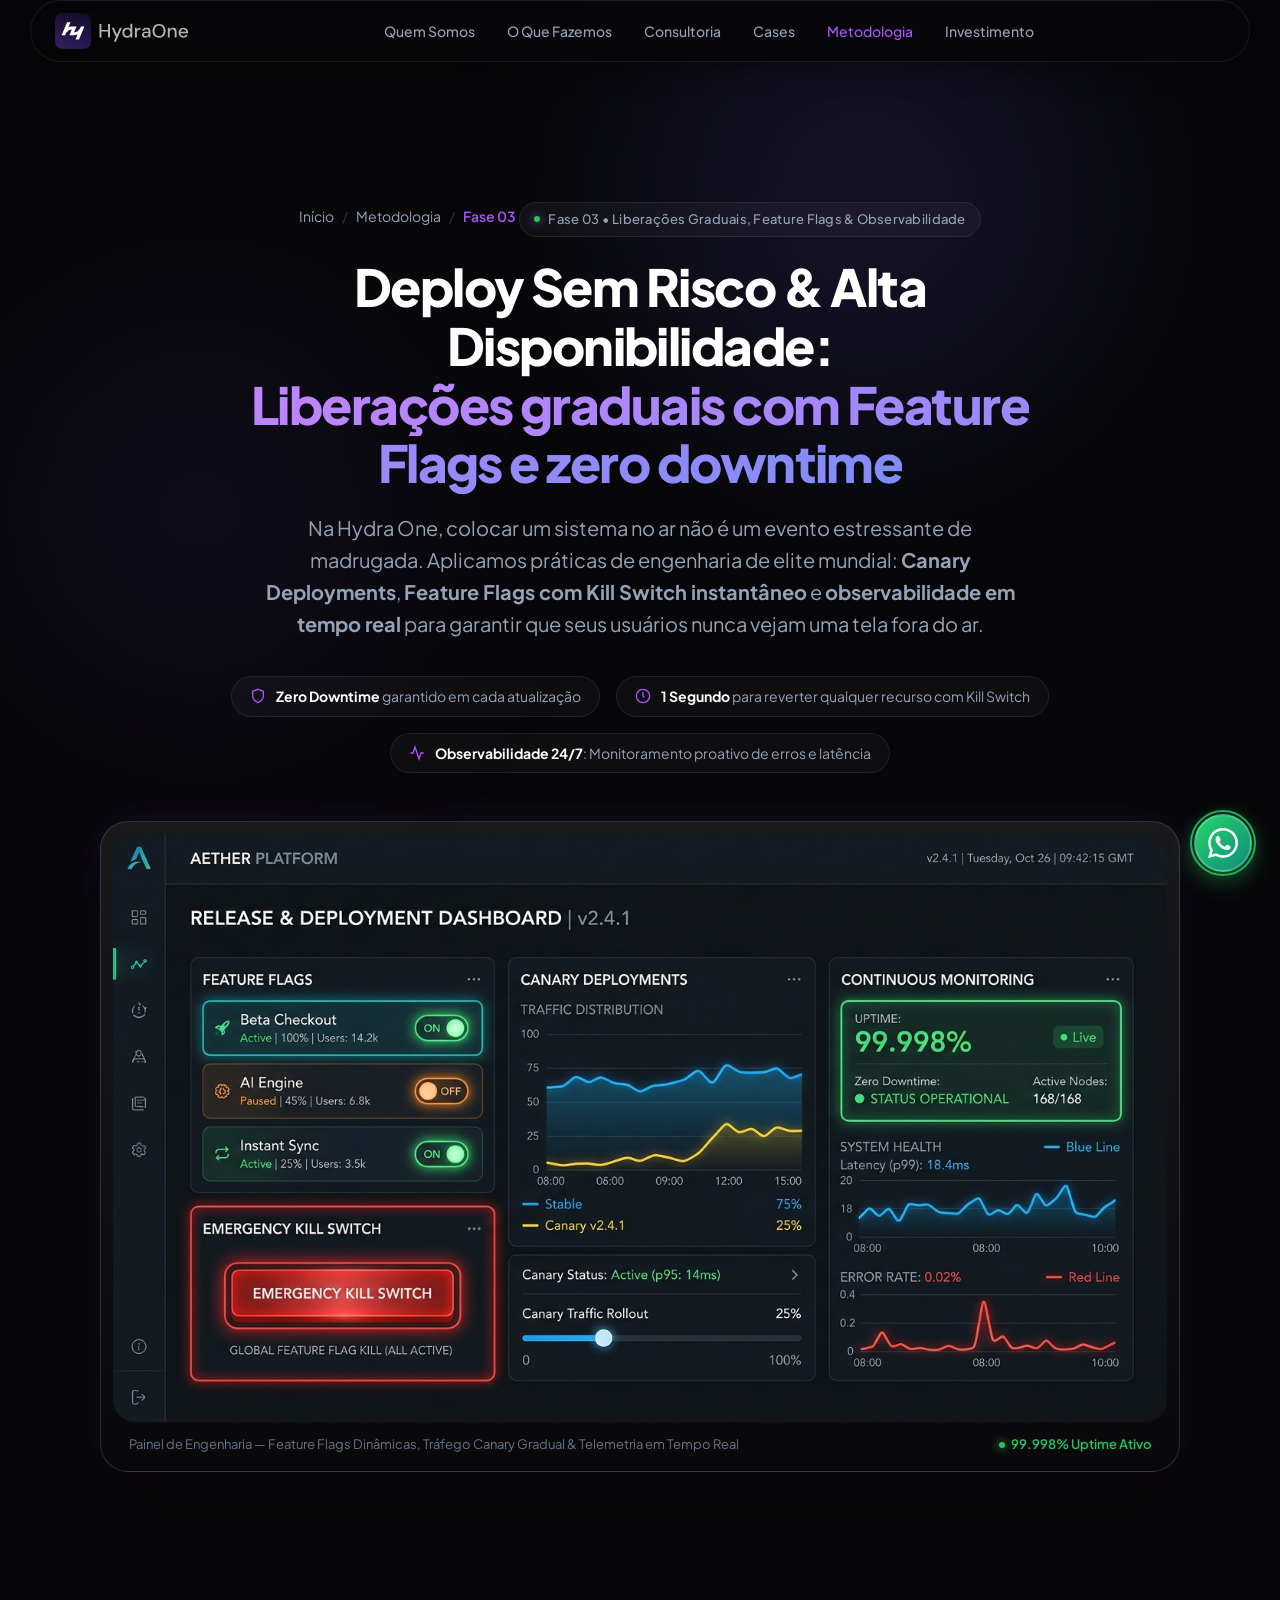
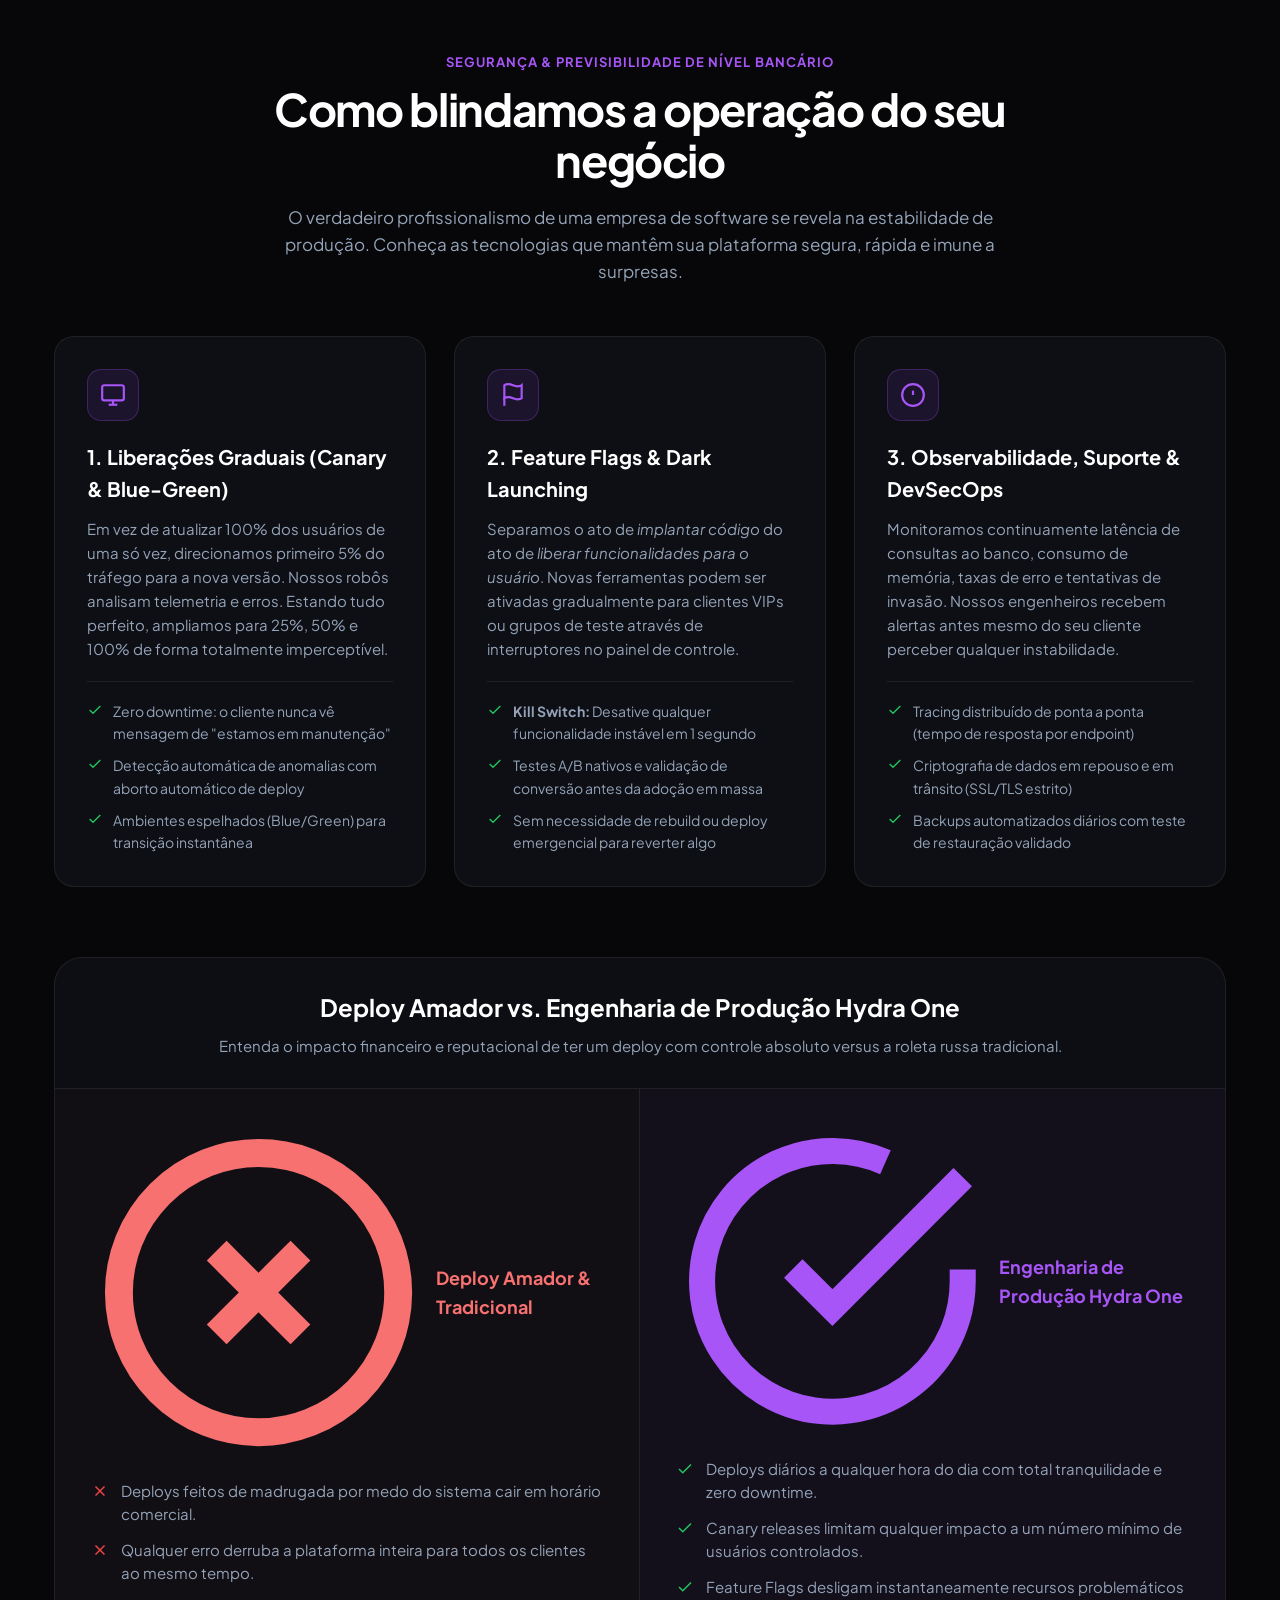
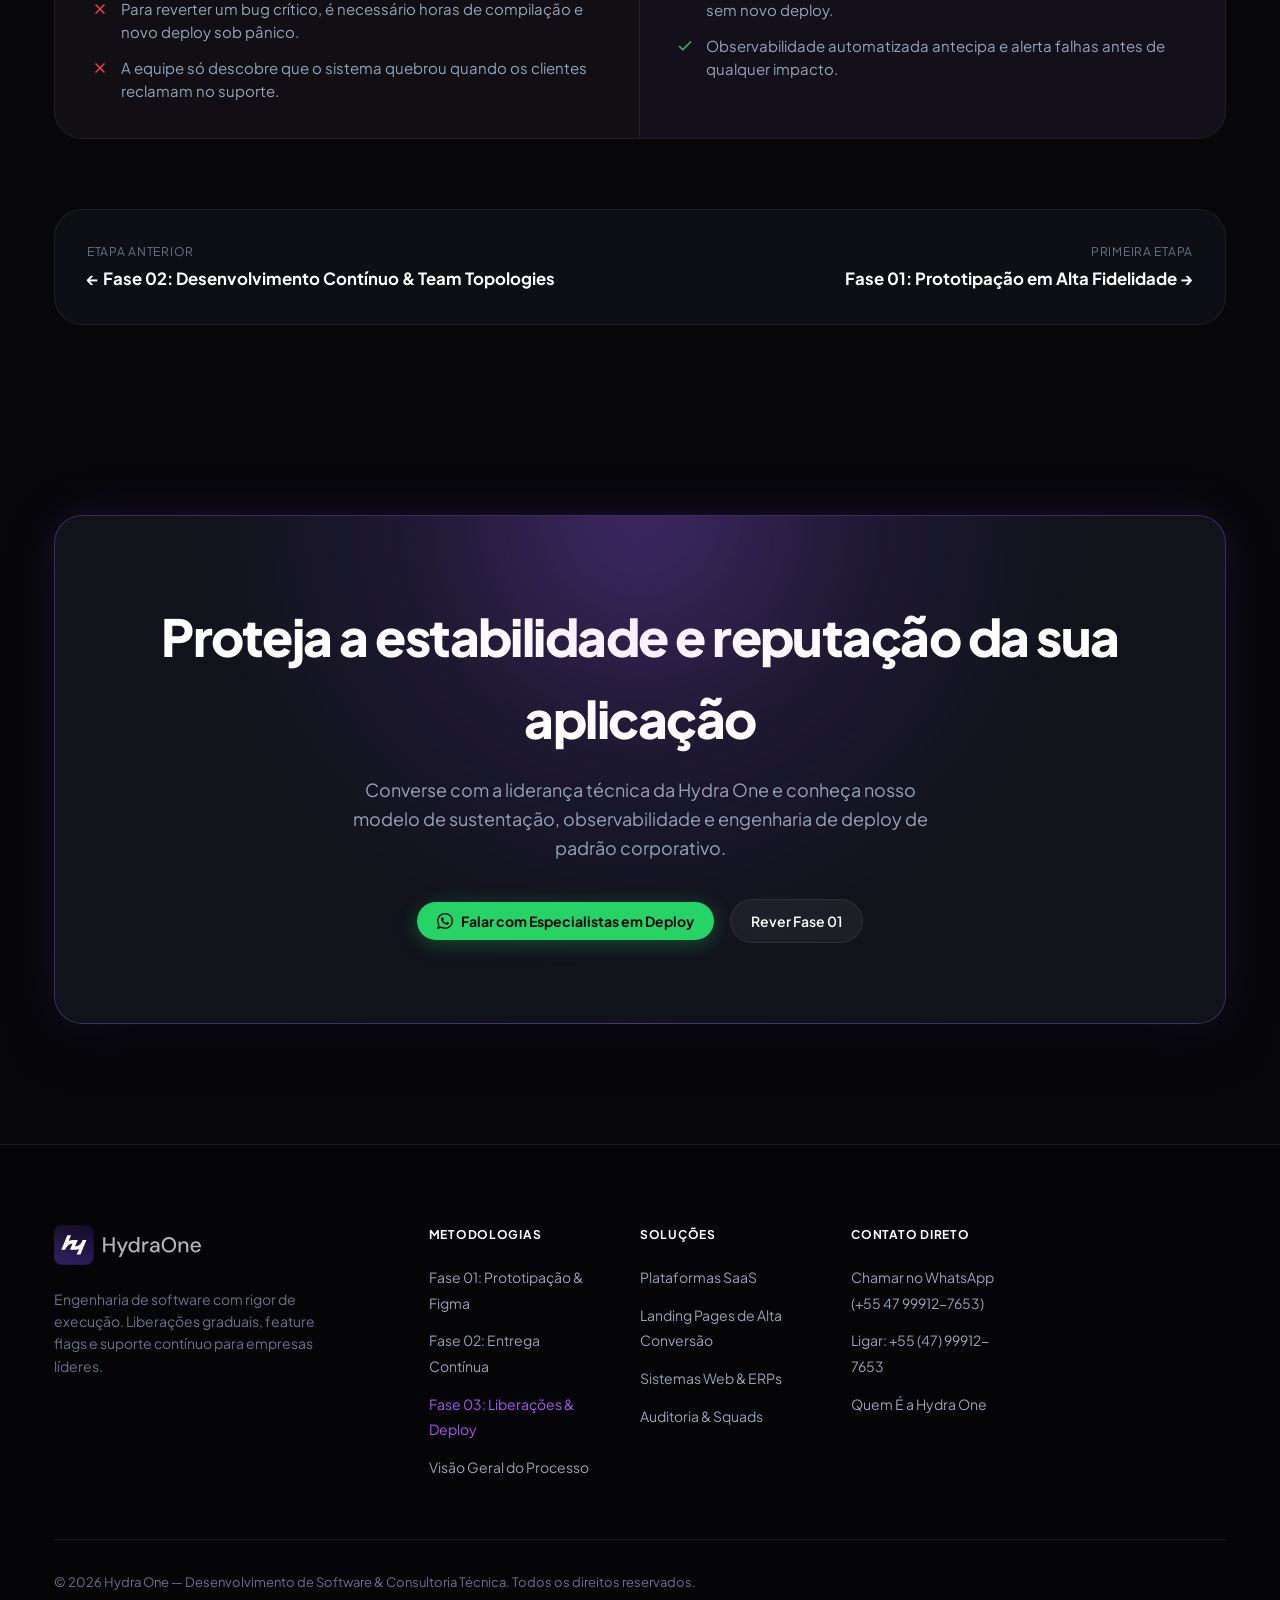
<file: fase-3-deploy-sustentacao.html>
<!DOCTYPE html>
<html lang="pt-BR">

<head>
  <meta charset="UTF-8">
  <meta name="viewport" content="width=device-width, initial-scale=1.0">
  <title>Fase 3: Liberações Graduais, Feature Flags & Observabilidade | Metodologia Hydra One</title>
  <meta name="description"
    content="Entenda como a Hydra One executa deploys profissionais: liberações graduais (Canary/Blue-Green), Feature Flags com Kill Switch instantâneo, testes automatizados e segurança corporativa sem downtime.">
  
  <link rel="canonical" href="https://hydraone.com.br/fase-3-deploy-sustentacao.html">
  <meta name="robots" content="index, follow, max-image-preview:large">
  
  <!-- Preconnect Fonts -->
  <link rel="preconnect" href="https://fonts.googleapis.com">
  <link rel="preconnect" href="https://fonts.gstatic.com" crossorigin>
  <link
    href="https://fonts.googleapis.com/css2?family=JetBrains+Mono:ital,wght@0,400;0,500;0,600;1,400&family=Plus+Jakarta+Sans:wght@300;400;500;600;700;800&display=swap"
    rel="stylesheet">
  
  <!-- Favicon -->
  <link rel="icon" type="image/png" sizes="32x32" href="assets/images/fav.png">
  <link rel="icon" type="image/x-icon" href="assets/images/favicon.ico">
  <link rel="apple-touch-icon" href="assets/images/fav.png">

  <!-- Open Graph -->
  <meta property="og:title" content="Fase 3: Liberações Graduais & Feature Flags | Hydra One">
  <meta property="og:description"
    content="Deploy sem downtime e sem pânico. Liberações graduais com Feature Flags para reversão em 1 segundo e observabilidade proativa.">
  <meta property="og:type" content="article">
  <meta property="og:url" content="https://hydraone.com.br/fase-3-deploy-sustentacao.html">
  <meta property="og:site_name" content="Hydra One">
  <meta property="og:image" content="https://hydraone.com.br/assets/images/feature-flags.jpg">

  <!-- Twitter Card -->
  <meta name="twitter:card" content="summary_large_image">
  <meta name="twitter:title" content="Fase 3: Liberações Graduais & Feature Flags | Hydra One">
  <meta name="twitter:description"
    content="Deploy sem downtime e sem pânico com Feature Flags e observabilidade. Metodologia Hydra One.">
  <meta name="twitter:image" content="https://hydraone.com.br/assets/images/feature-flags.jpg">

  <!-- Schema.org Breadcrumbs -->
  <script type="application/ld+json">
  {
    "@context": "https://schema.org",
    "@type": "BreadcrumbList",
    "itemListElement": [
      {
        "@type": "ListItem",
        "position": 1,
        "name": "Home",
        "item": "https://hydraone.com.br/"
      },
      {
        "@type": "ListItem",
        "position": 2,
        "name": "Metodologia",
        "item": "https://hydraone.com.br/#how-it-works"
      },
      {
        "@type": "ListItem",
        "position": 3,
        "name": "Fase 3: Feature Flags & Deploy",
        "item": "https://hydraone.com.br/fase-3-deploy-sustentacao.html"
      }
    ]
  }
  </script>

  <!-- Stylesheets -->
  <link rel="stylesheet" href="css/variables.css">
  <link rel="stylesheet" href="css/styles.css">
</head>

<body>
  <!-- ==========================================================================
       Header & Navigation
       ========================================================================== -->
  <header class="site-header" id="header">
    <nav class="navbar container">
      <a href="index.html#hero" class="logo-brand" id="brand-logo" aria-label="Hydra One">
        <img src="assets/images/logo.svg" alt="Hydra One" class="logo-img" width="134" height="36">
      </a>

      <ul class="nav-links">
        <li class="nav-item"><a href="index.html#about">Quem Somos</a></li>
        <li class="nav-item"><a href="index.html#solutions">O Que Fazemos</a></li>
        <li class="nav-item"><a href="index.html#consulting">Consultoria</a></li>
        <li class="nav-item"><a href="index.html#cases">Cases</a></li>
        <li class="nav-item"><a href="index.html#how-it-works" style="color: var(--accent-violet);">Metodologia</a></li>
        <li class="nav-item"><a href="index.html#pricing">Investimento</a></li>
      </ul>

      <div class="nav-actions">
        <button class="mobile-toggle" id="mobile-menu-toggle" aria-label="Abrir menu mobile">
          <svg width="22" height="22" viewBox="0 0 24 24" fill="none" stroke="currentColor" stroke-width="2">
            <line x1="3" y1="12" x2="21" y2="12"></line>
            <line x1="3" y1="6" x2="21" y2="6"></line>
            <line x1="3" y1="18" x2="21" y2="18"></line>
          </svg>
        </button>
      </div>
    </nav>
  </header>

  <!-- Mobile Menu Drawer -->
  <div class="mobile-menu" id="mobile-menu-drawer">
    <a href="index.html#about">Quem Somos</a>
    <a href="index.html#solutions">O Que Fazemos</a>
    <a href="index.html#consulting">Consultoria</a>
    <a href="index.html#cases">Cases</a>
    <a href="index.html#how-it-works">Metodologia</a>
    <a href="index.html#pricing">Investimento</a>
    <button class="btn btn-primary btn-whatsapp" data-action="open-whatsapp"
      data-whatsapp-msg="Olá! Gostaria de conversar sobre deploy e segurança na Hydra One."
      style="width: 100%; margin-top: 8px;">
      <span>Chamar no WhatsApp</span>
    </button>
  </div>

  <main>
    <!-- ==========================================================================
         Hero Section
         ========================================================================== -->
    <section class="methodology-page-header">
      <div class="container">
        <div class="methodology-breadcrumbs">
          <a href="index.html">Início</a>
          <span class="sep">/</span>
          <a href="index.html#how-it-works">Metodologia</a>
          <span class="sep">/</span>
          <span class="current">Fase 03</span>
        </div>

        <div class="section-badge">
          <span class="dot" style="background: #22c55e;"></span>
          <span>Fase 03 • Liberações Graduais, Feature Flags & Observabilidade</span>
        </div>

        <h1 class="methodology-page-title">
          Deploy Sem Risco & Alta Disponibilidade: <br>
          <span class="text-purple">Liberações graduais com Feature Flags e zero downtime</span>
        </h1>

        <p class="methodology-page-subtitle">
          Na Hydra One, colocar um sistema no ar não é um evento estressante de madrugada. Aplicamos práticas de
          engenharia de elite mundial: <strong>Canary Deployments</strong>, <strong>Feature Flags com Kill Switch instantâneo</strong> e
          <strong>observabilidade em tempo real</strong> para garantir que seus usuários nunca vejam uma tela fora do ar.
        </p>

        <div class="methodology-quick-metrics">
          <div class="metric-chip">
            <svg viewBox="0 0 24 24" fill="none" stroke="currentColor" stroke-width="2">
              <path d="M12 22s8-4 8-10V5l-8-3-8 3v7c0 6 8 10 8 10z"></path>
            </svg>
            <span><strong>Zero Downtime</strong> garantido em cada atualização</span>
          </div>
          <div class="metric-chip">
            <svg viewBox="0 0 24 24" fill="none" stroke="currentColor" stroke-width="2">
              <circle cx="12" cy="12" r="10"></circle>
              <polyline points="12 6 12 12 14 14"></polyline>
            </svg>
            <span><strong>1 Segundo</strong> para reverter qualquer recurso com Kill Switch</span>
          </div>
          <div class="metric-chip">
            <svg viewBox="0 0 24 24" fill="none" stroke="currentColor" stroke-width="2">
              <polyline points="22 12 18 12 15 21 9 3 6 12 2 12"></polyline>
            </svg>
            <span><strong>Observabilidade 24/7</strong>: Monitoramento proativo de erros e latência</span>
          </div>
        </div>

        <!-- Big Visual Showcase -->
        <div class="methodology-visual-container">
          <img src="assets/images/feature-flags.jpg"
            alt="Painel de gerenciamento de Feature Flags, Canary Deployments e Observabilidade Contínua da Hydra One"
            width="1080" height="608">
          <div class="methodology-visual-caption">
            <span>Painel de Engenharia — Feature Flags Dinâmicas, Tráfego Canary Gradual & Telemetria em Tempo Real</span>
            <span class="badge-live">99.998% Uptime Ativo</span>
          </div>
        </div>
      </div>
    </section>

    <!-- ==========================================================================
         Pilares da Fase 3
         ========================================================================== -->
    <section class="methodology-section">
      <div class="container">
        <div style="text-align: center; max-width: 760px; margin: 0 auto 50px auto;">
          <span class="section-tagline">Segurança & Previsibilidade de Nível Bancário</span>
          <h2 class="section-title">Como blindamos a operação do seu negócio</h2>
          <p class="section-description">
            O verdadeiro profissionalismo de uma empresa de software se revela na estabilidade de produção. Conheça as
            tecnologias que mantêm sua plataforma segura, rápida e imune a surpresas.
          </p>
        </div>

        <div class="methodology-grid">
          <!-- Card 1 -->
          <div class="pillar-card">
            <div class="pillar-icon-box">
              <svg viewBox="0 0 24 24" fill="none" stroke="currentColor" stroke-width="2">
                <rect x="2" y="3" width="20" height="14" rx="2" ry="2"></rect>
                <line x1="8" y1="21" x2="16" y2="21"></line>
                <line x1="12" y1="17" x2="12" y2="21"></line>
              </svg>
            </div>
            <h3>1. Liberações Graduais (Canary & Blue-Green)</h3>
            <p>
              Em vez de atualizar 100% dos usuários de uma só vez, direcionamos primeiro 5% do tráfego para a nova versão.
              Nossos robôs analisam telemetria e erros. Estando tudo perfeito, ampliamos para 25%, 50% e 100% de forma
              totalmente imperceptível.
            </p>
            <ul class="pillar-checklist">
              <li>
                <svg viewBox="0 0 24 24" fill="none" stroke="currentColor" stroke-width="2"><polyline points="20 6 9 17 4 12"></polyline></svg>
                <span>Zero downtime: o cliente nunca vê mensagem de "estamos em manutenção"</span>
              </li>
              <li>
                <svg viewBox="0 0 24 24" fill="none" stroke="currentColor" stroke-width="2"><polyline points="20 6 9 17 4 12"></polyline></svg>
                <span>Detecção automática de anomalias com aborto automático de deploy</span>
              </li>
              <li>
                <svg viewBox="0 0 24 24" fill="none" stroke="currentColor" stroke-width="2"><polyline points="20 6 9 17 4 12"></polyline></svg>
                <span>Ambientes espelhados (Blue/Green) para transição instantânea</span>
              </li>
            </ul>
          </div>

          <!-- Card 2 -->
          <div class="pillar-card">
            <div class="pillar-icon-box">
              <svg viewBox="0 0 24 24" fill="none" stroke="currentColor" stroke-width="2">
                <path d="M4 15s1-1 4-1 5 2 8 2 4-1 4-1V3s-1 1-4 1-5-2-8-2-4 1-4 1z"></path>
                <line x1="4" y1="22" x2="4" y2="15"></line>
              </svg>
            </div>
            <h3>2. Feature Flags & Dark Launching</h3>
            <p>
              Separamos o ato de <em>implantar código</em> do ato de <em>liberar funcionalidades para o usuário</em>. Novas
              ferramentas podem ser ativadas gradualmente para clientes VIPs ou grupos de teste através de interruptores
              no painel de controle.
            </p>
            <ul class="pillar-checklist">
              <li>
                <svg viewBox="0 0 24 24" fill="none" stroke="currentColor" stroke-width="2"><polyline points="20 6 9 17 4 12"></polyline></svg>
                <span><strong>Kill Switch:</strong> Desative qualquer funcionalidade instável em 1 segundo</span>
              </li>
              <li>
                <svg viewBox="0 0 24 24" fill="none" stroke="currentColor" stroke-width="2"><polyline points="20 6 9 17 4 12"></polyline></svg>
                <span>Testes A/B nativos e validação de conversão antes da adoção em massa</span>
              </li>
              <li>
                <svg viewBox="0 0 24 24" fill="none" stroke="currentColor" stroke-width="2"><polyline points="20 6 9 17 4 12"></polyline></svg>
                <span>Sem necessidade de rebuild ou deploy emergencial para reverter algo</span>
              </li>
            </ul>
          </div>

          <!-- Card 3 -->
          <div class="pillar-card">
            <div class="pillar-icon-box">
              <svg viewBox="0 0 24 24" fill="none" stroke="currentColor" stroke-width="2">
                <circle cx="12" cy="12" r="10"></circle>
                <line x1="12" y1="8" x2="12" y2="12"></line>
                <line x1="12" y1="16" x2="12.01" y2="16"></line>
              </svg>
            </div>
            <h3>3. Observabilidade, Suporte & DevSecOps</h3>
            <p>
              Monitoramos continuamente latência de consultas ao banco, consumo de memória, taxas de erro e tentativas de
              invasão. Nossos engenheiros recebem alertas antes mesmo do seu cliente perceber qualquer instabilidade.
            </p>
            <ul class="pillar-checklist">
              <li>
                <svg viewBox="0 0 24 24" fill="none" stroke="currentColor" stroke-width="2"><polyline points="20 6 9 17 4 12"></polyline></svg>
                <span>Tracing distribuído de ponta a ponta (tempo de resposta por endpoint)</span>
              </li>
              <li>
                <svg viewBox="0 0 24 24" fill="none" stroke="currentColor" stroke-width="2"><polyline points="20 6 9 17 4 12"></polyline></svg>
                <span>Criptografia de dados em repouso e em trânsito (SSL/TLS estrito)</span>
              </li>
              <li>
                <svg viewBox="0 0 24 24" fill="none" stroke="currentColor" stroke-width="2"><polyline points="20 6 9 17 4 12"></polyline></svg>
                <span>Backups automatizados diários com teste de restauração validado</span>
              </li>
            </ul>
          </div>
        </div>

        <!-- Comparison Matrix -->
        <div class="comparison-matrix-wrapper">
          <div class="comparison-header">
            <h3>Deploy Amador vs. Engenharia de Produção Hydra One</h3>
            <p style="color: var(--text-secondary); font-size: 0.9375rem;">
              Entenda o impacto financeiro e reputacional de ter um deploy com controle absoluto versus a roleta russa tradicional.
            </p>
          </div>
          <div class="comparison-grid">
            <div class="comparison-col traditional">
              <h4>
                <svg class="bad" viewBox="0 0 24 24" fill="none" stroke="currentColor" stroke-width="2">
                  <circle cx="12" cy="12" r="10"></circle>
                  <line x1="15" y1="9" x2="9" y2="15"></line>
                  <line x1="9" y1="9" x2="15" y2="15"></line>
                </svg>
                Deploy Amador & Tradicional
              </h4>
              <ul class="comparison-list">
                <li>
                  <svg class="bad" viewBox="0 0 24 24" fill="none" stroke="currentColor" stroke-width="2"><line x1="18" y1="6" x2="6" y2="18"></line><line x1="6" y1="6" x2="18" y2="18"></line></svg>
                  <span>Deploys feitos de madrugada por medo do sistema cair em horário comercial.</span>
                </li>
                <li>
                  <svg class="bad" viewBox="0 0 24 24" fill="none" stroke="currentColor" stroke-width="2"><line x1="18" y1="6" x2="6" y2="18"></line><line x1="6" y1="6" x2="18" y2="18"></line></svg>
                  <span>Qualquer erro derruba a plataforma inteira para todos os clientes ao mesmo tempo.</span>
                </li>
                <li>
                  <svg class="bad" viewBox="0 0 24 24" fill="none" stroke="currentColor" stroke-width="2"><line x1="18" y1="6" x2="6" y2="18"></line><line x1="6" y1="6" x2="18" y2="18"></line></svg>
                  <span>Para reverter um bug crítico, é necessário horas de compilação e novo deploy sob pânico.</span>
                </li>
                <li>
                  <svg class="bad" viewBox="0 0 24 24" fill="none" stroke="currentColor" stroke-width="2"><line x1="18" y1="6" x2="6" y2="18"></line><line x1="6" y1="6" x2="18" y2="18"></line></svg>
                  <span>A equipe só descobre que o sistema quebrou quando os clientes reclamam no suporte.</span>
                </li>
              </ul>
            </div>

            <div class="comparison-col hydra">
              <h4>
                <svg class="good" viewBox="0 0 24 24" fill="none" stroke="currentColor" stroke-width="2">
                  <path d="M22 11.08V12a10 10 0 1 1-5.93-9.14"></path>
                  <polyline points="22 4 12 14.01 9 11.01"></polyline>
                </svg>
                Engenharia de Produção Hydra One
              </h4>
              <ul class="comparison-list">
                <li>
                  <svg class="good" viewBox="0 0 24 24" fill="none" stroke="currentColor" stroke-width="2"><polyline points="20 6 9 17 4 12"></polyline></svg>
                  <span>Deploys diários a qualquer hora do dia com total tranquilidade e zero downtime.</span>
                </li>
                <li>
                  <svg class="good" viewBox="0 0 24 24" fill="none" stroke="currentColor" stroke-width="2"><polyline points="20 6 9 17 4 12"></polyline></svg>
                  <span>Canary releases limitam qualquer impacto a um número mínimo de usuários controlados.</span>
                </li>
                <li>
                  <svg class="good" viewBox="0 0 24 24" fill="none" stroke="currentColor" stroke-width="2"><polyline points="20 6 9 17 4 12"></polyline></svg>
                  <span>Feature Flags desligam instantaneamente recursos problemáticos sem novo deploy.</span>
                </li>
                <li>
                  <svg class="good" viewBox="0 0 24 24" fill="none" stroke="currentColor" stroke-width="2"><polyline points="20 6 9 17 4 12"></polyline></svg>
                  <span>Observabilidade automatizada antecipa e alerta falhas antes de qualquer impacto.</span>
                </li>
              </ul>
            </div>
          </div>
        </div>

        <!-- Navigation Between Phases -->
        <div class="phase-nav-container">
          <div class="phase-nav-item">
            <span class="phase-nav-label">Etapa Anterior</span>
            <a href="fase-2-desenvolvimento-continuo.html" class="phase-nav-link">
              ← Fase 02: Desenvolvimento Contínuo & Team Topologies
            </a>
          </div>
          <div class="phase-nav-item next">
            <span class="phase-nav-label">Primeira Etapa</span>
            <a href="fase-1-prototipacao.html" class="phase-nav-link">
              Fase 01: Prototipação em Alta Fidelidade →
            </a>
          </div>
        </div>
      </div>
    </section>

    <!-- Pre-Footer CTA -->
    <section class="prefooter-section">
      <div class="container">
        <div class="prefooter-banner">
          <h2 class="prefooter-title">Proteja a estabilidade e reputação da sua aplicação</h2>
          <p class="prefooter-subtitle">
            Converse com a liderança técnica da Hydra One e conheça nosso modelo de sustentação, observabilidade e
            engenharia de deploy de padrão corporativo.
          </p>
          <div class="prefooter-actions">
            <button class="btn btn-primary btn-whatsapp" data-action="open-whatsapp"
              data-whatsapp-msg="Olá! Gostaria de conversar com a Hydra One sobre deploy seguro, Feature Flags e sustentação de software.">
              <svg class="whatsapp-svg-icon" viewBox="0 0 24 24">
                <path
                  d="M.057 24l1.687-6.163c-1.041-1.804-1.588-3.849-1.587-5.946.003-6.556 5.338-11.891 11.893-11.891 3.181.001 6.167 1.24 8.413 3.488 2.245 2.248 3.481 5.236 3.48 8.414-.003 6.557-5.338 11.892-11.893 11.892-1.99-.001-3.951-.5-5.688-1.448l-6.305 1.654zm6.597-3.807c1.676.995 3.276 1.591 5.392 1.592 5.448 0 9.886-4.434 9.889-9.885.002-5.462-4.415-9.89-9.881-9.892-5.452 0-9.887 4.434-9.889 9.884-.001 2.225.651 3.891 1.746 5.634l-.999 3.648 3.742-.981zm11.387-5.464c-.074-.124-.272-.198-.57-.347-.297-.149-1.758-.868-2.031-.967-.272-.099-.47-.149-.669.149-.198.297-.768.967-.941 1.165-.173.198-.347.223-.644.074-.297-.149-1.255-.462-2.39-1.475-.883-.788-1.48-1.761-1.653-2.059-.173-.297-.018-.458.13-.606.134-.133.297-.347.446-.521.151-.172.2-.296.3-.495.099-.198.05-.372-.025-.521-.075-.148-.669-1.611-.916-2.206-.242-.579-.487-.501-.669-.51l-.57-.01c-.198 0-.52.074-.792.372s-1.04 1.016-1.04 2.479 1.065 2.876 1.213 3.074c.149.198 2.095 3.2 5.076 4.487.709.306 1.263.489 1.694.626.712.226 1.36.194 1.872.118.571-.085 1.758-.719 2.006-1.413.248-.695.248-1.29.173-1.414z" />
              </svg>
              <span>Falar com Especialistas em Deploy</span>
            </button>
            <a href="fase-1-prototipacao.html" class="btn btn-secondary">Rever Fase 01</a>
          </div>
        </div>
      </div>
    </section>
  </main>

  <!-- ==========================================================================
       Footer
       ========================================================================== -->
  <footer class="site-footer" id="footer">
    <div class="container">
      <div class="footer-grid">
        <div class="footer-brand">
          <a href="index.html#hero" class="logo-brand" aria-label="Hydra One">
            <img src="assets/images/logo.svg" alt="Hydra One" class="logo-img" width="150" height="40">
          </a>
          <p>
            Engenharia de software com rigor de execução. Liberações graduais, feature flags e suporte contínuo para empresas líderes.
          </p>
        </div>

        <div class="footer-col">
          <h4>Metodologias</h4>
          <ul class="footer-links">
            <li><a href="fase-1-prototipacao.html">Fase 01: Prototipação & Figma</a></li>
            <li><a href="fase-2-desenvolvimento-continuo.html">Fase 02: Entrega Contínua</a></li>
            <li><a href="fase-3-deploy-sustentacao.html" style="color: var(--accent-violet);">Fase 03: Liberações & Deploy</a></li>
            <li><a href="index.html#how-it-works">Visão Geral do Processo</a></li>
          </ul>
        </div>

        <div class="footer-col">
          <h4>Soluções</h4>
          <ul class="footer-links">
            <li><a href="index.html#solutions">Plataformas SaaS</a></li>
            <li><a href="index.html#solutions">Landing Pages de Alta Conversão</a></li>
            <li><a href="index.html#solutions">Sistemas Web & ERPs</a></li>
            <li><a href="index.html#consulting">Auditoria & Squads</a></li>
          </ul>
        </div>

        <div class="footer-col">
          <h4>Contato Direto</h4>
          <ul class="footer-links">
            <li><a href="https://wa.me/5547999127653" target="_blank" rel="noopener noreferrer" data-action="open-whatsapp"
                data-whatsapp-msg="Olá! Gostaria de falar diretamente com a Hydra One.">Chamar no WhatsApp (+55 47 99912-7653)</a></li>
            <li><a href="tel:+5547999127653">Ligar: +55 (47) 99912-7653</a></li>
            <li><a href="index.html#about">Quem É a Hydra One</a></li>
          </ul>
        </div>
      </div>

      <div class="footer-bottom">
        <p>© 2026 Hydra One — Desenvolvimento de Software & Consultoria Técnica. Todos os direitos reservados.</p>
      </div>
    </div>
  </footer>

  <!-- Floating WhatsApp Action Button (FAB) -->
  <aside class="whatsapp-float-wrapper" aria-label="Atendimento via WhatsApp">
    <div class="whatsapp-tooltip">
      <span class="whatsapp-tooltip-status"></span>
      <span>Falar no WhatsApp com a Hydra One</span>
    </div>
    <a href="https://wa.me/5547999127653?text=Ol%C3%A1!%20Gostaria%20de%20conversar%20com%20a%20Hydra%20One%20sobre%20a%20Fase%203%20de%20Deploy%20e%20Feature%20Flags."
      class="whatsapp-float-btn" id="whatsapp-float-btn" target="_blank" rel="noopener noreferrer"
      aria-label="Iniciar conversa no WhatsApp" data-action="open-whatsapp"
      data-whatsapp-msg="Olá! Gostaria de conversar com a Hydra One sobre a Fase 3 de Deploy e Feature Flags.">
      <span class="whatsapp-pulse-ring"></span>
      <svg viewBox="0 0 24 24" fill="currentColor" width="30" height="30">
        <path
          d="M.057 24l1.687-6.163c-1.041-1.804-1.588-3.849-1.587-5.946.003-6.556 5.338-11.891 11.893-11.891 3.181.001 6.167 1.24 8.413 3.488 2.245 2.248 3.481 5.236 3.48 8.414-.003 6.557-5.338 11.892-11.893 11.892-1.99-.001-3.951-.5-5.688-1.448l-6.305 1.654zm6.597-3.807c1.676.995 3.276 1.591 5.392 1.592 5.448 0 9.886-4.434 9.889-9.885.002-5.462-4.415-9.89-9.881-9.892-5.452 0-9.887 4.434-9.889 9.884-.001 2.225.651 3.891 1.746 5.634l-.999 3.648 3.742-.981zm11.387-5.464c-.074-.124-.272-.198-.57-.347-.297-.149-1.758-.868-2.031-.967-.272-.099-.47-.149-.669.149-.198.297-.768.967-.941 1.165-.173.198-.347.223-.644.074-.297-.149-1.255-.462-2.39-1.475-.883-.788-1.48-1.761-1.653-2.059-.173-.297-.018-.458.13-.606.134-.133.297-.347.446-.521.151-.172.2-.296.3-.495.099-.198.05-.372-.025-.521-.075-.148-.669-1.611-.916-2.206-.242-.579-.487-.501-.669-.51l-.57-.01c-.198 0-.52.074-.792.372s-1.04 1.016-1.04 2.479 1.065 2.876 1.213 3.074c.149.198 2.095 3.2 5.076 4.487.709.306 1.263.489 1.694.626.712.226 1.36.194 1.872.118.571-.085 1.758-.719 2.006-1.413.248-.695.248-1.29.173-1.414z" />
      </svg>
    </a>
  </aside>

  <!-- Scripts -->
  <script src="js/main.js"></script>
</body>

</html>
</file>
<file: css/variables.css>
:root {
  /* Core Obsidian Dark Palette */
  --bg-primary: #070709;
  --bg-secondary: #0d0e13;
  --bg-tertiary: #13141b;
  --bg-card: rgba(18, 19, 26, 0.7);
  --bg-card-hover: rgba(26, 28, 38, 0.85);
  --bg-glass: rgba(12, 13, 18, 0.75);
  --bg-glass-nav: rgba(7, 7, 9, 0.85);

  /* Borders & Highlights */
  --border-subtle: rgba(255, 255, 255, 0.08);
  --border-medium: rgba(255, 255, 255, 0.14);
  --border-bright: rgba(255, 255, 255, 0.24);
  --border-gradient: linear-gradient(135deg, rgba(255, 255, 255, 0.16) 0%, rgba(255, 255, 255, 0.02) 100%);

  /* Accent & Gradients */
  --accent-purple: #8b5cf6;
  --accent-indigo: #6366f1;
  --accent-violet: #a855f7;
  --accent-cyan: #06b6d4;
  --accent-glow: rgba(139, 92, 246, 0.25);
  --accent-glow-strong: rgba(139, 92, 246, 0.45);
  --accent-gradient: linear-gradient(135deg, #a855f7 0%, #6366f1 50%, #3b82f6 100%);
  --accent-text-gradient: linear-gradient(180deg, #ffffff 40%, #94a3b8 100%);
  --accent-purple-gradient: linear-gradient(135deg, #c084fc 0%, #818cf8 100%);

  /* Typography Colors */
  --text-primary: #ffffff;
  --text-secondary: #94a3b8;
  --text-muted: #64748b;
  --text-dim: #475569;

  /* Typography Fonts */
  --font-sans: 'Plus Jakarta Sans', -apple-system, BlinkMacSystemFont, 'Segoe UI', Roboto, sans-serif;
  --font-mono: 'JetBrains Mono', 'Fira Code', monospace;

  /* Shadows & Elevations */
  --shadow-card: 0 10px 30px -10px rgba(0, 0, 0, 0.6), 0 0 1px 1px rgba(255, 255, 255, 0.06) inset;
  --shadow-card-hover: 0 20px 40px -15px rgba(0, 0, 0, 0.8), 0 0 0 1px rgba(168, 85, 247, 0.3), 0 0 30px rgba(139, 92, 246, 0.15);
  --shadow-btn: 0 4px 20px rgba(255, 255, 255, 0.15);
  --shadow-btn-hover: 0 8px 30px rgba(255, 255, 255, 0.3);
  --shadow-glow-ambient: 0 0 120px 40px rgba(99, 102, 241, 0.15);

  /* Layout & Geometry */
  --radius-sm: 8px;
  --radius-md: 14px;
  --radius-lg: 20px;
  --radius-xl: 28px;
  --radius-full: 9999px;
  --max-width: 1220px;

  /* Transitions */
  --transition-fast: 0.15s cubic-bezier(0.4, 0, 0.2, 1);
  --transition-base: 0.25s cubic-bezier(0.4, 0, 0.2, 1);
  --transition-smooth: 0.4s cubic-bezier(0.16, 1, 0.3, 1);
}
</file>
<file: css/styles.css>
@import url('https://fonts.googleapis.com/css2?family=JetBrains+Mono:wght@400;500;600&family=Plus+Jakarta+Sans:wght@300;400;500;600;700;800&display=swap');
@import url('./variables.css');

/* ==========================================================================
   Base & Reset
   ========================================================================== */
*,
*::before,
*::after {
  box-sizing: border-box;
  margin: 0;
  padding: 0;
}

html {
  scroll-behavior: smooth;
  color-scheme: dark;
  font-size: 16px;
}

body {
  font-family: var(--font-sans);
  background-color: var(--bg-primary);
  color: var(--text-primary);
  line-height: 1.6;
  overflow-x: hidden;
  position: relative;
  -webkit-font-smoothing: antialiased;
  -moz-osx-font-smoothing: grayscale;
}

/* Background Ambient Lighting Effect */
body::before {
  content: '';
  position: fixed;
  top: -150px;
  right: 5%;
  width: 700px;
  height: 700px;
  background: radial-gradient(circle, rgba(139, 92, 246, 0.14) 0%, rgba(99, 102, 241, 0.08) 40%, transparent 70%);
  filter: blur(80px);
  pointer-events: none;
  z-index: 0;
}

body::after {
  content: '';
  position: fixed;
  bottom: 10%;
  left: -100px;
  width: 600px;
  height: 600px;
  background: radial-gradient(circle, rgba(99, 102, 241, 0.09) 0%, rgba(168, 85, 247, 0.04) 50%, transparent 70%);
  filter: blur(100px);
  pointer-events: none;
  z-index: 0;
}

a {
  color: inherit;
  text-decoration: none;
}

img {
  max-width: 100%;
  height: auto;
  display: block;
}

button,
input,
select,
textarea {
  font-family: inherit;
}

.container {
  width: 100%;
  max-width: var(--max-width);
  margin: 0 auto;
  padding: 0 24px;
  position: relative;
  z-index: 1;
}

/* ==========================================================================
   Typography Utilities
   ========================================================================== */
.text-gradient {
  background: var(--accent-text-gradient);
  -webkit-background-clip: text;
  -webkit-text-fill-color: transparent;
}

.text-purple {
  background: var(--accent-purple-gradient);
  -webkit-background-clip: text;
  -webkit-text-fill-color: transparent;
}

.section-badge {
  display: inline-flex;
  align-items: center;
  gap: 8px;
  padding: 6px 14px;
  background: rgba(255, 255, 255, 0.04);
  border: 1px solid var(--border-subtle);
  border-radius: var(--radius-full);
  font-size: 0.8125rem;
  font-weight: 500;
  color: var(--text-secondary);
  letter-spacing: 0.02em;
  margin-bottom: 20px;
  backdrop-filter: blur(8px);
}

.section-badge .dot {
  width: 6px;
  height: 6px;
  border-radius: 50%;
  background-color: var(--accent-violet);
  box-shadow: 0 0 10px var(--accent-violet);
  animation: pulse-dot 2s infinite ease-in-out;
}

@keyframes pulse-dot {

  0%,
  100% {
    opacity: 1;
    transform: scale(1);
  }

  50% {
    opacity: 0.4;
    transform: scale(0.85);
  }
}

.section-header {
  text-align: center;
  max-width: 760px;
  margin: 0 auto 60px auto;
}

.section-title {
  font-size: clamp(2rem, 3.5vw, 3rem);
  font-weight: 700;
  letter-spacing: -0.03em;
  line-height: 1.15;
  margin-bottom: 18px;
}

.section-description {
  font-size: 1.0625rem;
  color: var(--text-secondary);
  line-height: 1.6;
}

/* ==========================================================================
   Header & Navigation
   ========================================================================== */
.header-wrapper {
  position: fixed;
  top: 0;
  left: 0;
  right: 0;
  z-index: 100;
  padding: 18px 24px;
  transition: var(--transition-base);
}

.header-wrapper.scrolled {
  padding: 12px 24px;
}

.navbar {
  max-width: var(--max-width);
  margin: 0 auto;
  display: flex;
  align-items: center;
  justify-content: space-between;
  padding: 12px 20px 12px 24px;
  background: var(--bg-glass-nav);
  border: 1px solid var(--border-subtle);
  border-radius: var(--radius-full);
  backdrop-filter: blur(16px);
  -webkit-backdrop-filter: blur(16px);
  box-shadow: 0 10px 30px -10px rgba(0, 0, 0, 0.5);
  transition: var(--transition-base);
}

.header-wrapper.scrolled .navbar {
  border-color: var(--border-medium);
  background: rgba(8, 8, 10, 0.94);
}

.logo-brand {
  display: inline-flex;
  align-items: center;
  gap: 10px;
  font-weight: 700;
  font-size: 1.1875rem;
  letter-spacing: -0.02em;
  color: #fff;
  text-decoration: none;
  transition: opacity var(--transition-fast, 0.2s ease), transform var(--transition-fast, 0.2s ease);
}

.logo-brand:hover {
  opacity: 0.9;
}

.logo-img {
  height: 36px;
  width: auto;
  max-width: 155px;
  display: block;
  object-fit: contain;
}

.footer-brand .logo-img {
  height: 40px;
  max-width: 175px;
}

.logo-icon {
  width: 28px;
  height: 28px;
}

.nav-links {
  display: flex;
  align-items: center;
  list-style: none;
  gap: 32px;
}

.nav-item a {
  font-size: 0.875rem;
  font-weight: 500;
  color: var(--text-secondary);
  transition: var(--transition-fast);
  display: flex;
  align-items: center;
  gap: 5px;
}

.nav-item a:hover {
  color: #fff;
}

.nav-chevron {
  width: 12px;
  height: 12px;
  opacity: 0.6;
  transition: transform var(--transition-fast);
}

.nav-item:hover .nav-chevron {
  transform: translateY(1px);
  opacity: 1;
}

.nav-actions {
  display: flex;
  align-items: center;
  gap: 16px;
}

.nav-link-subtle {
  font-size: 0.875rem;
  font-weight: 500;
  color: var(--text-secondary);
  transition: var(--transition-fast);
}

.nav-link-subtle:hover {
  color: #fff;
}

/* Luxury Buttons */
.btn {
  display: inline-flex;
  align-items: center;
  justify-content: center;
  gap: 8px;
  font-size: 0.875rem;
  font-weight: 600;
  padding: 10px 20px;
  border-radius: var(--radius-full);
  cursor: pointer;
  transition: all var(--transition-smooth);
  border: none;
  outline: none;
  text-decoration: none;
}

.btn-primary {
  background: #ffffff;
  color: #080809;
  box-shadow: 0 4px 20px rgba(255, 255, 255, 0.12);
}

.btn-primary:hover {
  background: #f1f5f9;
  transform: translateY(-1px);
  box-shadow: 0 8px 30px rgba(255, 255, 255, 0.25);
}

.btn-primary svg {
  transition: transform var(--transition-fast);
}

.btn-primary:hover svg {
  transform: translateX(3px);
}

.btn-secondary {
  background: rgba(255, 255, 255, 0.05);
  color: #fff;
  border: 1px solid var(--border-subtle);
  backdrop-filter: blur(8px);
}

.btn-secondary:hover {
  background: rgba(255, 255, 255, 0.09);
  border-color: var(--border-medium);
  transform: translateY(-1px);
}

.btn-link {
  background: transparent;
  color: var(--text-secondary);
  padding: 10px 14px;
  font-weight: 500;
}

.btn-link:hover {
  color: #fff;
}

.mobile-toggle {
  display: none;
  background: transparent;
  border: none;
  color: #fff;
  cursor: pointer;
  padding: 6px;
}

.mobile-menu {
  display: none !important;
}

/* ==========================================================================
   Hero Section
   ========================================================================== */
.hero-section {
  padding-top: 170px;
  padding-bottom: 80px;
  position: relative;
  overflow: hidden;
}

.hero-grid {
  display: grid;
  grid-template-columns: 1.15fr 0.85fr;
  align-items: center;
  gap: 40px;
}

.hero-content {
  position: relative;
  z-index: 2;
}

.announcement-badge {
  display: inline-flex;
  align-items: center;
  gap: 10px;
  padding: 6px 16px;
  background: rgba(139, 92, 246, 0.07);
  border: 1px solid rgba(139, 92, 246, 0.28);
  border-radius: var(--radius-full);
  font-size: 0.8125rem;
  font-weight: 500;
  color: #e2e8f0;
  margin-bottom: 28px;
  box-shadow: 0 0 24px -5px rgba(139, 92, 246, 0.2);
  transition: var(--transition-base);
}

.announcement-badge:hover {
  border-color: rgba(139, 92, 246, 0.5);
  background: rgba(139, 92, 246, 0.12);
}

.badge-tag {
  color: var(--accent-violet);
  font-weight: 600;
}

.hero-title {
  font-size: clamp(2.5rem, 4.8vw, 4.4rem);
  font-weight: 800;
  letter-spacing: -0.04em;
  line-height: 1.08;
  margin-bottom: 24px;
}

.hero-subtitle {
  font-size: clamp(1.05rem, 1.25vw, 1.25rem);
  color: var(--text-secondary);
  font-weight: 400;
  line-height: 1.6;
  max-width: 540px;
  margin-bottom: 36px;
}

.hero-cta-group {
  display: flex;
  align-items: center;
  gap: 20px;
  flex-wrap: wrap;
}

.hero-visual {
  position: relative;
  display: flex;
  align-items: center;
  justify-content: center;
}

.visual-ambient-glow {
  position: absolute;
  width: 100%;
  height: 100%;
  background: radial-gradient(circle at 60% 50%, rgba(139, 92, 246, 0.28) 0%, rgba(99, 102, 241, 0.12) 45%, transparent 70%);
  filter: blur(50px);
  z-index: 1;
  pointer-events: none;
}

.hero-image-wrapper {
  position: relative;
  z-index: 2;
  width: 100%;
  max-width: 520px;
  animation: float 6s ease-in-out infinite;
}

.hero-3d-img {
  width: 100%;
  height: auto;
  border-radius: var(--radius-xl);
  filter: drop-shadow(0 25px 50px rgba(0, 0, 0, 0.7));
  transition: transform var(--transition-smooth);
}

.hero-3d-img:hover {
  transform: scale(1.02) rotate(-1deg);
}

@keyframes float {

  0%,
  100% {
    transform: translateY(0);
  }

  50% {
    transform: translateY(-14px);
  }
}

/* ==========================================================================
   Partners & Social Proof Strip
   ========================================================================== */
.partners-section {
  padding: 40px 0 80px 0;
  text-align: center;
}

.partners-title {
  font-size: 0.8125rem;
  font-weight: 500;
  color: var(--text-muted);
  letter-spacing: 0.04em;
  margin-bottom: 36px;
  text-transform: uppercase;
}

.partners-strip {
  display: flex;
  align-items: center;
  justify-content: center;
  gap: clamp(24px, 4vw, 56px);
  flex-wrap: wrap;
}

.partner-logo {
  display: flex;
  align-items: center;
  gap: 8px;
  color: #64748b;
  font-size: 1.125rem;
  font-weight: 600;
  letter-spacing: -0.02em;
  opacity: 0.65;
  transition: all var(--transition-base);
  filter: grayscale(100%);
}

.partner-logo svg {
  width: 24px;
  height: 24px;
  fill: currentColor;
}

.partner-logo:hover {
  opacity: 1;
  color: #ffffff;
  filter: grayscale(0%);
  transform: translateY(-2px);
}

/* ==========================================================================
   Pillars of Excellence ("Why Choose Hydra One")
   ========================================================================== */
.features-section {
  padding: 80px 0;
  position: relative;
}

.features-grid {
  display: grid;
  grid-template-columns: repeat(4, 1fr);
  gap: 24px;
}

.feature-card {
  background: var(--bg-card);
  border: 1px solid var(--border-subtle);
  border-radius: var(--radius-lg);
  padding: 32px 24px;
  display: flex;
  flex-direction: column;
  backdrop-filter: blur(12px);
  transition: all var(--transition-smooth);
  position: relative;
  overflow: hidden;
}

.feature-card::before {
  content: '';
  position: absolute;
  top: 0;
  left: 0;
  right: 0;
  height: 1px;
  background: linear-gradient(90deg, transparent, rgba(255, 255, 255, 0.2), transparent);
  opacity: 0;
  transition: opacity var(--transition-base);
}

.feature-card:hover {
  background: var(--bg-card-hover);
  border-color: rgba(168, 85, 247, 0.35);
  transform: translateY(-4px);
  box-shadow: var(--shadow-card-hover);
}

.feature-card:hover::before {
  opacity: 1;
}

.feature-icon-box {
  width: 44px;
  height: 44px;
  border-radius: var(--radius-md);
  background: rgba(255, 255, 255, 0.04);
  border: 1px solid var(--border-subtle);
  display: flex;
  align-items: center;
  justify-content: center;
  color: var(--accent-violet);
  margin-bottom: 24px;
  transition: var(--transition-base);
}

.feature-card:hover .feature-icon-box {
  background: rgba(168, 85, 247, 0.12);
  border-color: rgba(168, 85, 247, 0.35);
  color: #fff;
  transform: scale(1.05);
}

.feature-icon-box svg {
  width: 22px;
  height: 22px;
}

.feature-title {
  font-size: 1.125rem;
  font-weight: 600;
  letter-spacing: -0.02em;
  margin-bottom: 12px;
  color: #ffffff;
}

.feature-text {
  font-size: 0.875rem;
  color: var(--text-secondary);
  line-height: 1.6;
  margin-bottom: 20px;
  flex-grow: 1;
}

.feature-link {
  font-size: 0.8125rem;
  font-weight: 600;
  color: var(--text-muted);
  display: inline-flex;
  align-items: center;
  gap: 4px;
  transition: var(--transition-fast);
}

.feature-card:hover .feature-link {
  color: #ffffff;
}

.feature-link svg {
  width: 12px;
  height: 12px;
  transition: transform var(--transition-fast);
}

.feature-card:hover .feature-link svg {
  transform: translateX(3px);
}



/* ==========================================================================
   How It Works (Process & 3D Cards)
   ========================================================================== */
.how-it-works-section {
  padding: 100px 0;
  position: relative;
}

.steps-grid {
  display: grid;
  grid-template-columns: repeat(3, 1fr);
  gap: 32px;
}

.step-card {
  background: var(--bg-card);
  border: 1px solid var(--border-subtle);
  border-radius: var(--radius-xl);
  padding: 24px;
  display: flex;
  flex-direction: column;
  backdrop-filter: blur(14px);
  transition: all var(--transition-smooth);
  position: relative;
  overflow: hidden;
}

.step-card:hover {
  background: var(--bg-card-hover);
  border-color: rgba(168, 85, 247, 0.4);
  transform: translateY(-6px);
  box-shadow: 0 25px 50px -15px rgba(0, 0, 0, 0.8), 0 0 35px rgba(139, 92, 246, 0.2);
}

.step-image-container {
  width: 100%;
  aspect-ratio: 1 / 1;
  background: #050506;
  border-radius: var(--radius-lg);
  overflow: hidden;
  margin-bottom: 24px;
  display: flex;
  align-items: center;
  justify-content: center;
  position: relative;
  border: 1px solid rgba(255, 255, 255, 0.04);
}

.step-image-container img {
  width: 85%;
  height: 85%;
  object-fit: contain;
  transition: transform var(--transition-smooth);
}

.step-card:hover .step-image-container img {
  transform: scale(1.06) rotate(1deg);
}

.step-badge {
  font-size: 0.75rem;
  font-weight: 700;
  color: var(--accent-violet);
  letter-spacing: 0.08em;
  text-transform: uppercase;
  margin-bottom: 8px;
}

.step-title {
  font-size: 1.3125rem;
  font-weight: 700;
  letter-spacing: -0.02em;
  margin-bottom: 12px;
  color: #fff;
}

.step-desc {
  font-size: 0.875rem;
  color: var(--text-secondary);
  line-height: 1.6;
}

/* ==========================================================================
   Cases de Sucesso (Wings & Produtos Reais)
   ========================================================================== */
.cases-section {
  padding: 110px 0;
  position: relative;
}

.featured-case-card {
  background: linear-gradient(180deg, rgba(16, 21, 28, 0.92) 0%, rgba(10, 11, 15, 0.98) 100%);
  border: 1px solid rgba(16, 185, 129, 0.28);
  border-radius: var(--radius-xl);
  padding: 48px;
  position: relative;
  overflow: hidden;
  box-shadow: 0 30px 70px -20px rgba(0, 0, 0, 0.9), 0 0 50px rgba(16, 185, 129, 0.12);
  transition: all var(--transition-smooth);
}

.featured-case-card::before {
  content: '';
  position: absolute;
  top: -120px;
  right: -100px;
  width: 400px;
  height: 400px;
  background: radial-gradient(circle, rgba(16, 185, 129, 0.15) 0%, transparent 70%);
  filter: blur(50px);
  pointer-events: none;
}

.featured-case-card:hover {
  border-color: rgba(16, 185, 129, 0.45);
  transform: translateY(-3px);
  box-shadow: 0 35px 80px -20px rgba(0, 0, 0, 0.95), 0 0 60px rgba(16, 185, 129, 0.2);
}

.featured-case-grid {
  display: grid;
  grid-template-columns: 1.15fr 0.85fr;
  gap: 48px;
  align-items: center;
  position: relative;
  z-index: 1;
}

.case-brand-header {
  display: flex;
  align-items: center;
  gap: 16px;
  flex-wrap: wrap;
  margin-bottom: 22px;
}

.case-logo-badge {
  display: inline-flex;
  align-items: center;
  background: rgba(0, 176, 80, 0.1);
  border: 1px solid rgba(0, 176, 80, 0.35);
  border-radius: var(--radius-md);
  padding: 6px 14px;
}

.case-logo-img {
  height: 26px;
  width: auto;
  object-fit: contain;
}

.case-tags {
  display: flex;
  align-items: center;
  gap: 8px;
  flex-wrap: wrap;
}

.case-tag {
  font-size: 0.75rem;
  font-weight: 600;
  padding: 4px 12px;
  border-radius: var(--radius-full);
  letter-spacing: 0.02em;
}

.case-tag.tag-mobile {
  background: rgba(16, 185, 129, 0.12);
  border: 1px solid rgba(16, 185, 129, 0.3);
  color: #34d399;
}

.case-tag.tag-saas {
  background: rgba(168, 85, 247, 0.12);
  border: 1px solid rgba(168, 85, 247, 0.3);
  color: #c084fc;
}

.case-tag.tag-ondemand {
  background: rgba(59, 130, 246, 0.12);
  border: 1px solid rgba(59, 130, 246, 0.3);
  color: #60a5fa;
}

.featured-case-title {
  font-size: clamp(1.5rem, 2.4vw, 2.1rem);
  font-weight: 800;
  letter-spacing: -0.025em;
  color: #ffffff;
  line-height: 1.25;
  margin-bottom: 18px;
}

.featured-case-summary {
  font-size: 0.95rem;
  color: var(--text-secondary);
  line-height: 1.65;
  margin-bottom: 28px;
}

.case-highlights-grid {
  display: flex;
  flex-direction: column;
  gap: 16px;
  margin-bottom: 34px;
}

.case-highlight-item {
  display: flex;
  align-items: flex-start;
  gap: 14px;
}

.case-highlight-icon {
  width: 36px;
  height: 36px;
  border-radius: var(--radius-sm);
  background: rgba(16, 185, 129, 0.12);
  border: 1px solid rgba(16, 185, 129, 0.25);
  color: #34d399;
  display: flex;
  align-items: center;
  justify-content: center;
  flex-shrink: 0;
}

.case-highlight-icon svg {
  width: 18px;
  height: 18px;
}

.case-highlight-item h4 {
  font-size: 0.9375rem;
  font-weight: 700;
  color: #ffffff;
  margin-bottom: 3px;
}

.case-highlight-item p {
  font-size: 0.84375rem;
  color: var(--text-secondary);
  line-height: 1.5;
}

.case-cta-action {
  display: flex;
  align-items: center;
  gap: 16px;
  flex-wrap: wrap;
}

.featured-case-preview {
  display: flex;
  justify-content: center;
  align-items: center;
}

.case-preview-frame {
  position: relative;
  border-radius: var(--radius-xl);
  overflow: hidden;
  border: 1px solid rgba(255, 255, 255, 0.12);
  box-shadow: 0 25px 60px rgba(0, 0, 0, 0.85), 0 0 40px rgba(16, 185, 129, 0.15);
  background: #08090d;
  width: 100%;
}

.case-preview-badge {
  position: absolute;
  top: 14px;
  left: 14px;
  z-index: 2;
  display: inline-flex;
  align-items: center;
  gap: 8px;
  padding: 6px 14px;
  background: rgba(10, 12, 18, 0.85);
  backdrop-filter: blur(10px);
  border: 1px solid rgba(255, 255, 255, 0.15);
  border-radius: var(--radius-full);
  font-size: 0.75rem;
  font-weight: 600;
  color: #e2e8f0;
}

.live-indicator {
  width: 7px;
  height: 7px;
  border-radius: 50%;
  background-color: #10b981;
  box-shadow: 0 0 8px #10b981;
  animation: pulseDot 2s infinite;
}

.case-preview-img {
  width: 100%;
  height: auto;
  display: block;
  object-fit: cover;
  transition: transform var(--transition-smooth);
}

.case-preview-frame:hover .case-preview-img {
  transform: scale(1.02);
}

.case-preview-caption {
  padding: 14px 20px;
  background: rgba(12, 14, 20, 0.95);
  border-top: 1px solid rgba(255, 255, 255, 0.08);
  font-size: 0.8125rem;
  color: var(--text-muted);
}

/* Modular Space for More Cases */
.cases-modular-grid {
  display: grid;
  grid-template-columns: 1fr 1fr;
  gap: 28px;
  margin-top: 36px;
}

.case-modular-card {
  background: var(--bg-card);
  border: 1px dashed rgba(255, 255, 255, 0.15);
  border-radius: var(--radius-xl);
  padding: 38px 34px;
  display: flex;
  flex-direction: column;
  backdrop-filter: blur(12px);
  transition: all var(--transition-smooth);
}

.case-modular-card:hover {
  background: var(--bg-card-hover);
  border-style: solid;
  border-color: rgba(168, 85, 247, 0.4);
  transform: translateY(-4px);
  box-shadow: 0 20px 40px -15px rgba(0, 0, 0, 0.8), 0 0 30px rgba(139, 92, 246, 0.15);
}

.case-modular-card.spotlight {
  border-color: rgba(168, 85, 247, 0.3);
  background: linear-gradient(180deg, rgba(25, 20, 40, 0.4) 0%, rgba(12, 13, 18, 0.7) 100%);
}

.case-modular-badge {
  font-size: 0.75rem;
  font-weight: 700;
  letter-spacing: 0.05em;
  text-transform: uppercase;
  padding: 4px 12px;
  border-radius: var(--radius-full);
  align-self: flex-start;
  margin-bottom: 18px;
  background: rgba(168, 85, 247, 0.12);
  border: 1px solid rgba(168, 85, 247, 0.3);
  color: #c084fc;
}

.case-modular-badge.consulting {
  background: rgba(59, 130, 246, 0.12);
  border: 1px solid rgba(59, 130, 246, 0.3);
  color: #60a5fa;
}

.case-modular-title {
  font-size: 1.25rem;
  font-weight: 700;
  color: #ffffff;
  line-height: 1.35;
  margin-bottom: 12px;
}

.case-modular-desc {
  font-size: 0.875rem;
  color: var(--text-secondary);
  line-height: 1.6;
  margin-bottom: 22px;
}

.case-modular-points {
  list-style: none;
  display: flex;
  flex-direction: column;
  gap: 12px;
  margin-bottom: 28px;
}

.case-modular-points li {
  display: flex;
  align-items: center;
  gap: 10px;
  font-size: 0.84375rem;
  color: var(--text-secondary);
}

.case-modular-points svg {
  width: 16px;
  height: 16px;
  color: #10b981;
  flex-shrink: 0;
}

/* Backward compatibility for testimonial cards if referenced elsewhere */
.testimonials-section {
  padding: 100px 0;
  position: relative;
}

.testimonials-grid {
  display: grid;
  grid-template-columns: repeat(4, 1fr);
  gap: 24px;
}

.testimonial-card {
  background: var(--bg-card);
  border: 1px solid var(--border-subtle);
  border-radius: var(--radius-lg);
  padding: 28px 24px;
  display: flex;
  flex-direction: column;
  justify-content: space-between;
  backdrop-filter: blur(10px);
  transition: all var(--transition-smooth);
}

.testimonial-card:hover {
  background: var(--bg-card-hover);
  border-color: rgba(168, 85, 247, 0.35);
  transform: translateY(-4px);
  box-shadow: var(--shadow-card-hover);
}

.testimonial-metric-badge {
  align-self: flex-start;
  padding: 4px 10px;
  background: rgba(16, 185, 129, 0.1);
  border: 1px solid rgba(16, 185, 129, 0.25);
  color: #34d399;
  font-size: 0.75rem;
  font-weight: 600;
  border-radius: var(--radius-full);
  margin-bottom: 16px;
}

.testimonial-quote {
  font-size: 0.875rem;
  color: var(--text-secondary);
  line-height: 1.6;
  margin-bottom: 24px;
}

.testimonial-author {
  display: flex;
  align-items: center;
  gap: 12px;
}

.author-avatar {
  width: 42px;
  height: 42px;
  border-radius: 50%;
  border: 1px solid var(--border-medium);
  object-fit: cover;
  background: #1e2029;
}

.author-initials {
  width: 42px;
  height: 42px;
  border-radius: 50%;
  border: 1px solid var(--border-medium);
  background: linear-gradient(135deg, #1e1b4b 0%, #312e81 100%);
  display: flex;
  align-items: center;
  justify-content: center;
  font-size: 0.875rem;
  font-weight: 600;
  color: #c7d2fe;
}

.author-info h4 {
  font-size: 0.875rem;
  font-weight: 600;
  color: #fff;
}

.author-info p {
  font-size: 0.75rem;
  color: var(--text-muted);
}

/* ==========================================================================
   FAQ Section (Perguntas Frequentes & SEO Rich Snippets)
   ========================================================================== */
.faq-section {
  padding: 100px 0;
  position: relative;
}

.faq-accordion-container {
  max-width: 860px;
  margin: 0 auto;
  display: flex;
  flex-direction: column;
  gap: 16px;
}

.faq-item {
  background: var(--bg-card);
  border: 1px solid var(--border-subtle);
  border-radius: var(--radius-lg);
  overflow: hidden;
  transition: all var(--transition-smooth);
  backdrop-filter: blur(12px);
}

.faq-item:hover {
  border-color: rgba(168, 85, 247, 0.35);
  background: var(--bg-card-hover);
}

.faq-item.active {
  border-color: rgba(168, 85, 247, 0.45);
  background: linear-gradient(180deg, rgba(24, 20, 36, 0.8) 0%, rgba(14, 15, 22, 0.95) 100%);
  box-shadow: 0 10px 30px -10px rgba(0, 0, 0, 0.6), 0 0 25px rgba(139, 92, 246, 0.12);
}

.faq-question {
  width: 100%;
  display: flex;
  align-items: center;
  justify-content: space-between;
  gap: 16px;
  padding: 24px 28px;
  background: transparent;
  border: none;
  color: #ffffff;
  font-size: 1.0625rem;
  font-weight: 700;
  text-align: left;
  cursor: pointer;
  outline: none;
  font-family: inherit;
  transition: color var(--transition-fast);
}

.faq-question:hover {
  color: #c084fc;
}

.faq-icon {
  width: 20px;
  height: 20px;
  color: var(--accent-purple);
  flex-shrink: 0;
  transition: transform var(--transition-smooth);
}

.faq-item.active .faq-icon {
  transform: rotate(180deg);
  color: #c084fc;
}

.faq-answer {
  max-height: 0;
  overflow: hidden;
  transition: max-height 0.35s cubic-bezier(0.16, 1, 0.3, 1), padding 0.3s ease;
  padding: 0 28px;
}

.faq-item.active .faq-answer {
  max-height: 400px;
  padding: 0 28px 26px 28px;
}

.faq-answer p {
  font-size: 0.9375rem;
  color: var(--text-secondary);
  line-height: 1.7;
}

.faq-answer strong {
  color: #ffffff;
}

@media (max-width: 768px) {
  .faq-question {
    padding: 20px;
    font-size: 0.95rem;
  }

  .faq-item.active .faq-answer {
    padding: 0 20px 20px 20px;
  }
}

/* ==========================================================================
   Pre-Footer High-Impact CTA Banner
   ========================================================================== */
.prefooter-section {
  padding: 80px 0 120px 0;
}

.prefooter-banner {
  background: radial-gradient(circle at 50% 0%, rgba(139, 92, 246, 0.22) 0%, rgba(18, 19, 28, 0.8) 60%), #0d0e14;
  border: 1px solid rgba(139, 92, 246, 0.35);
  border-radius: var(--radius-xl);
  padding: 80px 40px;
  text-align: center;
  position: relative;
  overflow: hidden;
  box-shadow: 0 20px 60px -20px rgba(0, 0, 0, 0.8), 0 0 50px rgba(139, 92, 246, 0.15);
}

.prefooter-banner::before {
  content: '';
  position: absolute;
  top: -50%;
  left: 25%;
  width: 50%;
  height: 100%;
  background: radial-gradient(circle, rgba(168, 85, 247, 0.2) 0%, transparent 60%);
  filter: blur(60px);
  pointer-events: none;
}

.prefooter-title {
  font-size: clamp(2.2rem, 4vw, 3.4rem);
  font-weight: 800;
  letter-spacing: -0.03em;
  margin-bottom: 16px;
  color: #fff;
}

.prefooter-subtitle {
  font-size: 1.125rem;
  color: var(--text-secondary);
  max-width: 580px;
  margin: 0 auto 36px auto;
}

.prefooter-actions {
  display: flex;
  align-items: center;
  justify-content: center;
  gap: 16px;
  flex-wrap: wrap;
}

/* ==========================================================================
   Footer
   ========================================================================== */
.site-footer {
  background: #050507;
  border-top: 1px solid var(--border-subtle);
  padding: 80px 0 40px 0;
  position: relative;
  z-index: 2;
}

.footer-grid {
  display: grid;
  grid-template-columns: 2fr 1fr 1fr 1fr 1fr;
  gap: 48px;
  margin-bottom: 60px;
}

.footer-brand p {
  font-size: 0.875rem;
  color: var(--text-muted);
  max-width: 280px;
  margin: 16px 0 24px 0;
  line-height: 1.6;
}

.system-status-pill {
  display: inline-flex;
  align-items: center;
  gap: 8px;
  padding: 6px 12px;
  background: rgba(16, 185, 129, 0.08);
  border: 1px solid rgba(16, 185, 129, 0.2);
  border-radius: var(--radius-full);
  font-size: 0.75rem;
  font-weight: 500;
  color: #34d399;
}

.status-dot-pulse {
  width: 6px;
  height: 6px;
  border-radius: 50%;
  background-color: #10b981;
  box-shadow: 0 0 8px #10b981;
}

.footer-col h4 {
  font-size: 0.75rem;
  font-weight: 700;
  letter-spacing: 0.06em;
  text-transform: uppercase;
  color: #ffffff;
  margin-bottom: 20px;
}

.footer-links {
  list-style: none;
  display: flex;
  flex-direction: column;
  gap: 12px;
}

.footer-links a {
  font-size: 0.875rem;
  color: var(--text-secondary);
  transition: var(--transition-fast);
}

.footer-links a:hover {
  color: #fff;
  transform: translateX(2px);
}

.footer-bottom {
  display: flex;
  align-items: center;
  justify-content: space-between;
  padding-top: 32px;
  border-top: 1px solid var(--border-subtle);
  font-size: 0.8125rem;
  color: var(--text-muted);
  flex-wrap: wrap;
  gap: 16px;
}

.footer-socials {
  display: flex;
  align-items: center;
  gap: 18px;
}

.footer-socials a {
  color: var(--text-muted);
  transition: var(--transition-fast);
}

.footer-socials a:hover {
  color: #fff;
}

.footer-socials svg {
  width: 18px;
  height: 18px;
}

/* ==========================================================================
   Consultation Booking Modal (Lead Capture)
   ========================================================================== */
.modal-overlay {
  position: fixed;
  inset: 0;
  background: rgba(0, 0, 0, 0.75);
  backdrop-filter: blur(12px);
  -webkit-backdrop-filter: blur(12px);
  z-index: 1000;
  display: flex;
  align-items: center;
  justify-content: center;
  padding: 20px;
  opacity: 0;
  visibility: hidden;
  transition: all var(--transition-smooth);
}

.modal-overlay.active {
  opacity: 1;
  visibility: visible;
}

.modal-box {
  background: #0d0e14;
  border: 1px solid var(--border-medium);
  border-radius: var(--radius-xl);
  padding: 40px;
  max-width: 540px;
  width: 100%;
  box-shadow: 0 30px 80px rgba(0, 0, 0, 0.9), 0 0 50px rgba(139, 92, 246, 0.2);
  position: relative;
  transform: translateY(20px) scale(0.96);
  transition: all var(--transition-smooth);
}

.modal-overlay.active .modal-box {
  transform: translateY(0) scale(1);
}

.modal-close {
  position: absolute;
  top: 20px;
  right: 20px;
  background: rgba(255, 255, 255, 0.05);
  border: 1px solid var(--border-subtle);
  border-radius: 50%;
  width: 32px;
  height: 32px;
  display: flex;
  align-items: center;
  justify-content: center;
  color: var(--text-secondary);
  cursor: pointer;
  transition: var(--transition-fast);
}

.modal-close:hover {
  background: rgba(255, 255, 255, 0.1);
  color: #fff;
}

.modal-header {
  margin-bottom: 24px;
}

.modal-title {
  font-size: 1.5rem;
  font-weight: 700;
  letter-spacing: -0.02em;
  color: #fff;
  margin-bottom: 8px;
}

.modal-desc {
  font-size: 0.875rem;
  color: var(--text-secondary);
}

.form-group {
  margin-bottom: 18px;
}

.form-group label {
  display: block;
  font-size: 0.8125rem;
  font-weight: 600;
  color: var(--text-secondary);
  margin-bottom: 6px;
}

.form-input,
.form-select,
.form-textarea {
  width: 100%;
  background: rgba(255, 255, 255, 0.03);
  border: 1px solid var(--border-subtle);
  border-radius: var(--radius-md);
  padding: 12px 14px;
  color: #fff;
  font-size: 0.875rem;
  transition: border-color var(--transition-fast);
}

.form-input:focus,
.form-select:focus,
.form-textarea:focus {
  outline: none;
  border-color: var(--accent-purple);
  box-shadow: 0 0 0 3px rgba(139, 92, 246, 0.2);
  background: rgba(255, 255, 255, 0.05);
}

.form-textarea {
  min-height: 90px;
  resize: vertical;
}

.modal-feedback {
  display: none;
  padding: 20px;
  text-align: center;
}

.modal-feedback.active {
  display: block;
}

/* ==========================================================================
   Developer Products Suite Section
   ========================================================================== */
.products-section {
  padding: 90px 0;
  position: relative;
}

.products-grid {
  display: grid;
  grid-template-columns: repeat(3, 1fr);
  gap: 28px;
}

.product-card {
  background: var(--bg-card);
  border: 1px solid var(--border-subtle);
  border-radius: var(--radius-xl);
  padding: 32px 28px;
  display: flex;
  flex-direction: column;
  backdrop-filter: blur(14px);
  transition: all var(--transition-smooth);
  position: relative;
  overflow: hidden;
}

.product-card:hover {
  background: var(--bg-card-hover);
  border-color: rgba(168, 85, 247, 0.4);
  transform: translateY(-5px);
  box-shadow: 0 20px 40px -15px rgba(0, 0, 0, 0.8), 0 0 35px rgba(139, 92, 246, 0.18);
}

.product-tag {
  align-self: flex-start;
  padding: 4px 12px;
  border-radius: var(--radius-full);
  font-size: 0.75rem;
  font-weight: 700;
  letter-spacing: 0.04em;
  text-transform: uppercase;
  margin-bottom: 20px;
}

.product-tag.sdk {
  background: rgba(168, 85, 247, 0.12);
  border: 1px solid rgba(168, 85, 247, 0.3);
  color: #c084fc;
}

.product-tag.saas {
  background: rgba(168, 85, 247, 0.14);
  border: 1px solid rgba(168, 85, 247, 0.35);
  color: #c084fc;
}

.product-tag.lp {
  background: rgba(236, 72, 153, 0.14);
  border: 1px solid rgba(236, 72, 153, 0.35);
  color: #f472b6;
}

.product-tag.system {
  background: rgba(59, 130, 246, 0.14);
  border: 1px solid rgba(59, 130, 246, 0.35);
  color: #60a5fa;
}

.product-tag.api {
  background: rgba(16, 185, 129, 0.14);
  border: 1px solid rgba(16, 185, 129, 0.35);
  color: #34d399;
}

.product-tag.infra {
  background: rgba(245, 158, 11, 0.14);
  border: 1px solid rgba(245, 158, 11, 0.35);
  color: #fbbf24;
}

/* ==========================================================================
   About Section & Company Pillars
   ========================================================================== */
.about-section {
  padding: 90px 0;
  position: relative;
}

.about-intro-grid {
  display: grid;
  grid-template-columns: 1fr 1fr;
  gap: 48px;
  align-items: center;
  margin-bottom: 60px;
}

.about-text-lead {
  font-size: 1.25rem;
  font-weight: 500;
  color: #ffffff;
  line-height: 1.6;
}

.about-text-sub {
  font-size: 1rem;
  color: var(--text-secondary);
  line-height: 1.7;
  margin-top: 16px;
}

.about-stats-strip {
  display: grid;
  grid-template-columns: repeat(2, 1fr);
  gap: 20px;
}

.about-stat-box {
  background: var(--bg-card);
  border: 1px solid var(--border-subtle);
  border-radius: var(--radius-lg);
  padding: 24px;
  text-align: left;
  backdrop-filter: blur(10px);
}

.about-stat-num {
  font-size: 2.25rem;
  font-weight: 800;
  color: #ffffff;
  background: linear-gradient(135deg, #ffffff 0%, #a855f7 100%);
  -webkit-background-clip: text;
  -webkit-text-fill-color: transparent;
  line-height: 1.1;
  margin-bottom: 6px;
}

.about-stat-label {
  font-size: 0.8125rem;
  color: var(--text-secondary);
  line-height: 1.4;
}

.about-pillars-grid {
  display: grid;
  grid-template-columns: repeat(4, 1fr);
  gap: 24px;
}

@media (max-width: 1024px) {
  .about-intro-grid {
    grid-template-columns: 1fr;
    gap: 32px;
  }
  .about-pillars-grid {
    grid-template-columns: repeat(2, 1fr);
  }
}

@media (max-width: 640px) {
  .about-pillars-grid {
    grid-template-columns: 1fr;
  }
  .about-stats-strip {
    grid-template-columns: 1fr;
  }
}


.product-title {
  font-size: 1.375rem;
  font-weight: 700;
  letter-spacing: -0.02em;
  margin-bottom: 12px;
  color: #ffffff;
}

.product-desc {
  font-size: 0.9375rem;
  color: var(--text-secondary);
  line-height: 1.6;
  margin-bottom: 24px;
  flex-grow: 1;
}

.product-features-list {
  list-style: none;
  margin-bottom: 28px;
  display: flex;
  flex-direction: column;
  gap: 12px;
}

.product-features-list li {
  font-size: 0.84375rem;
  color: var(--text-secondary);
  display: flex;
  align-items: center;
  gap: 10px;
}

.product-features-list svg {
  width: 15px;
  height: 15px;
  color: #10b981;
  flex-shrink: 0;
}

.product-footer {
  display: flex;
  align-items: center;
  justify-content: space-between;
  padding-top: 20px;
  border-top: 1px solid var(--border-subtle);
}

.product-price {
  display: flex;
  flex-direction: column;
}

.product-price-val {
  font-size: 1.375rem;
  font-weight: 800;
  color: #ffffff;
}

.product-price-sub {
  font-size: 0.75rem;
  color: var(--text-muted);
}

/* ==========================================================================
   Pricing & Offering Section with Toggle
   ========================================================================== */
.pricing-section {
  padding: 90px 0;
  position: relative;
}

.offering-toggle-wrapper {
  display: flex;
  justify-content: center;
  margin-bottom: 48px;
}

.offering-toggle {
  display: flex;
  background: rgba(255, 255, 255, 0.04);
  padding: 5px;
  border-radius: var(--radius-full);
  border: 1px solid var(--border-subtle);
  backdrop-filter: blur(12px);
}

.offering-btn {
  padding: 10px 24px;
  border-radius: var(--radius-full);
  font-size: 0.875rem;
  font-weight: 600;
  color: var(--text-secondary);
  background: transparent;
  border: none;
  cursor: pointer;
  transition: all var(--transition-fast);
  display: flex;
  align-items: center;
  gap: 8px;
}

.offering-btn.active {
  background: rgba(255, 255, 255, 0.12);
  color: #ffffff;
  box-shadow: 0 4px 15px rgba(0, 0, 0, 0.4);
}

.offering-btn:hover:not(.active) {
  color: #ffffff;
}

.pricing-panel {
  display: none;
  animation: fadeIn 0.3s ease;
}

.pricing-panel.active {
  display: block;
}

@keyframes fadeIn {
  from {
    opacity: 0;
    transform: translateY(8px);
  }

  to {
    opacity: 1;
    transform: translateY(0);
  }
}

.pricing-grid {
  display: grid;
  grid-template-columns: repeat(3, 1fr);
  gap: 28px;
}

.pricing-card {
  background: var(--bg-card);
  border: 1px solid var(--border-subtle);
  border-radius: var(--radius-xl);
  padding: 36px 30px;
  display: flex;
  flex-direction: column;
  backdrop-filter: blur(14px);
  transition: all var(--transition-smooth);
  position: relative;
}

.pricing-card.featured {
  background: linear-gradient(180deg, rgba(28, 24, 48, 0.85) 0%, rgba(16, 17, 24, 0.95) 100%);
  border-color: rgba(168, 85, 247, 0.5);
  box-shadow: 0 25px 50px -15px rgba(0, 0, 0, 0.9), 0 0 40px rgba(139, 92, 246, 0.25);
  transform: scale(1.02);
}

.pricing-card:hover {
  border-color: rgba(168, 85, 247, 0.4);
  transform: translateY(-4px);
}

.pricing-card.featured:hover {
  transform: scale(1.02) translateY(-4px);
}

.pricing-badge {
  position: absolute;
  top: -13px;
  left: 50%;
  transform: translateX(-50%);
  background: linear-gradient(135deg, #a855f7 0%, #6366f1 100%);
  color: #ffffff;
  font-size: 0.75rem;
  font-weight: 700;
  padding: 4px 16px;
  border-radius: var(--radius-full);
  letter-spacing: 0.05em;
  text-transform: uppercase;
  box-shadow: 0 4px 15px rgba(168, 85, 247, 0.4);
}

.plan-header {
  margin-bottom: 24px;
}

.plan-name {
  font-size: 1.25rem;
  font-weight: 700;
  color: #ffffff;
  margin-bottom: 8px;
}

.plan-desc {
  font-size: 0.84375rem;
  color: var(--text-secondary);
  line-height: 1.5;
  min-height: 42px;
}

.plan-price-box {
  margin-bottom: 28px;
  display: flex;
  align-items: baseline;
  gap: 6px;
}

.plan-price-num {
  font-size: 2.375rem;
  font-weight: 800;
  color: #ffffff;
  letter-spacing: -0.03em;
}

.plan-price-period {
  font-size: 0.875rem;
  color: var(--text-muted);
}

.plan-features {
  list-style: none;
  display: flex;
  flex-direction: column;
  gap: 14px;
  margin-bottom: 32px;
  flex-grow: 1;
}

.plan-features li {
  font-size: 0.84375rem;
  color: var(--text-secondary);
  display: flex;
  align-items: center;
  gap: 10px;
}

.plan-features svg {
  width: 16px;
  height: 16px;
  color: #10b981;
  flex-shrink: 0;
}

/* ==========================================================================
   Responsive Breakpoints
   ========================================================================== */
@media (max-width: 1024px) {
  .hero-grid {
    grid-template-columns: 1fr;
    text-align: center;
    gap: 50px;
  }

  .hero-subtitle {
    margin: 0 auto 36px auto;
  }

  .hero-cta-group {
    justify-content: center;
  }

  .features-grid {
    grid-template-columns: repeat(2, 1fr);
  }

  .products-grid,
  .pricing-grid {
    grid-template-columns: repeat(2, 1fr);
  }

  .steps-grid {
    grid-template-columns: 1fr;
    max-width: 580px;
    margin: 0 auto;
  }

  .testimonials-grid {
    grid-template-columns: repeat(2, 1fr);
  }

  .featured-case-grid {
    grid-template-columns: 1fr;
    gap: 40px;
  }

  .footer-grid {
    grid-template-columns: 1fr 1fr;
  }

  .footer-brand {
    grid-column: span 2;
  }
}

@media (max-width: 768px) {
  .logo-img {
    height: 30px;
  }

  .nav-links,
  .nav-actions .nav-link-subtle {
    display: none;
  }

  .mobile-toggle {
    display: block;
  }

  .mobile-menu {
    position: fixed;
    top: 75px;
    left: 20px;
    right: 20px;
    background: #0c0d13;
    border: 1px solid var(--border-medium);
    border-radius: var(--radius-lg);
    padding: 24px;
    display: none !important;
    flex-direction: column;
    gap: 16px;
    z-index: 99;
    box-shadow: 0 20px 50px rgba(0, 0, 0, 0.8);
    transform: translateY(-20px);
    opacity: 0;
    pointer-events: none;
    transition: all var(--transition-base);
  }

  .mobile-menu.active {
    display: flex !important;
    transform: translateY(0);
    opacity: 1;
    pointer-events: auto;
  }

  .mobile-menu a {
    font-size: 1rem;
    font-weight: 500;
    color: var(--text-secondary);
    padding: 8px 0;
  }

  .mobile-menu a:hover {
    color: #fff;
  }

  .features-grid,
  .testimonials-grid,
  .products-grid,
  .pricing-grid {
    grid-template-columns: 1fr;
  }

  .featured-case-card {
    padding: 30px 20px;
  }

  .cases-modular-grid {
    grid-template-columns: 1fr;
  }

  .footer-grid {
    grid-template-columns: 1fr;
  }

  .footer-brand {
    grid-column: span 1;
  }

  .footer-bottom {
    flex-direction: column;
    text-align: center;
  }
}

/* ==========================================================================
   19. WhatsApp Floating Button (FAB) & Direct Contact Integration
   ========================================================================== */
.whatsapp-float-wrapper {
  position: fixed;
  bottom: 28px;
  right: 28px;
  z-index: 9999;
  display: flex;
  align-items: center;
  gap: 12px;
}

.whatsapp-float-btn {
  position: relative;
  width: 58px;
  height: 58px;
  border-radius: 50%;
  background: linear-gradient(135deg, #25d366 0%, #128c7e 100%);
  color: #ffffff;
  display: flex;
  align-items: center;
  justify-content: center;
  box-shadow: 0 8px 25px rgba(37, 211, 102, 0.4), 0 0 15px rgba(37, 211, 102, 0.2);
  transition: all 0.3s cubic-bezier(0.175, 0.885, 0.32, 1.275);
  text-decoration: none;
  border: 2px solid rgba(255, 255, 255, 0.2);
  cursor: pointer;
}

.whatsapp-float-btn:hover {
  transform: scale(1.08) translateY(-2px);
  box-shadow: 0 12px 30px rgba(37, 211, 102, 0.55), 0 0 25px rgba(37, 211, 102, 0.35);
  color: #ffffff;
}

.whatsapp-pulse-ring {
  position: absolute;
  top: -6px;
  left: -6px;
  right: -6px;
  bottom: -6px;
  border-radius: 50%;
  border: 2px solid #25d366;
  opacity: 0.8;
  animation: whatsapp-ping 2.2s cubic-bezier(0, 0, 0.2, 1) infinite;
  pointer-events: none;
}

@keyframes whatsapp-ping {
  0% {
    transform: scale(0.95);
    opacity: 0.8;
  }
  70% {
    transform: scale(1.35);
    opacity: 0;
  }
  100% {
    transform: scale(1.35);
    opacity: 0;
  }
}

.whatsapp-tooltip {
  background: rgba(13, 14, 19, 0.95);
  border: 1px solid rgba(255, 255, 255, 0.14);
  backdrop-filter: blur(12px);
  padding: 8px 16px;
  border-radius: 9999px;
  color: #ffffff;
  font-size: 0.8125rem;
  font-weight: 600;
  letter-spacing: -0.01em;
  display: flex;
  align-items: center;
  gap: 8px;
  box-shadow: 0 10px 30px rgba(0, 0, 0, 0.5), 0 0 1px 1px rgba(255, 255, 255, 0.05) inset;
  opacity: 0;
  transform: translateX(10px);
  pointer-events: none;
  transition: all 0.25s cubic-bezier(0.4, 0, 0.2, 1);
  white-space: nowrap;
}

.whatsapp-tooltip-status {
  width: 8px;
  height: 8px;
  border-radius: 50%;
  background: #25d366;
  box-shadow: 0 0 8px #25d366;
  display: inline-block;
  animation: status-pulse 1.5s infinite;
}

.whatsapp-float-wrapper:hover .whatsapp-tooltip {
  opacity: 1;
  transform: translateX(0);
}

.btn-whatsapp {
  background: #25d366 !important;
  color: #070709 !important;
  font-weight: 700 !important;
  box-shadow: 0 4px 20px rgba(37, 211, 102, 0.3) !important;
  border: none !important;
}

.btn-whatsapp:hover {
  background: #20ba5a !important;
  box-shadow: 0 8px 25px rgba(37, 211, 102, 0.45) !important;
  transform: translateY(-1px);
  color: #070709 !important;
}

.btn svg.whatsapp-svg-icon {
  width: 16px;
  height: 16px;
  fill: currentColor;
  flex-shrink: 0;
}

@media (max-width: 768px) {
  .whatsapp-float-wrapper {
    bottom: 20px;
    right: 20px;
  }
  .whatsapp-float-btn {
    width: 52px;
    height: 52px;
  }
  .whatsapp-tooltip {
    display: none;
  }
}

/* ==========================================================================
   Methodology Dedicated Subpages Styles
   ========================================================================== */
.methodology-page-header {
  padding: 140px 0 60px 0;
  position: relative;
  text-align: center;
}

.methodology-breadcrumbs {
  display: inline-flex;
  align-items: center;
  gap: 8px;
  font-size: 0.875rem;
  color: var(--text-muted);
  margin-bottom: 24px;
}

.methodology-breadcrumbs a {
  color: var(--text-secondary);
  transition: color var(--transition-fast);
}

.methodology-breadcrumbs a:hover {
  color: var(--accent-purple);
}

.methodology-breadcrumbs span.sep {
  opacity: 0.4;
}

.methodology-breadcrumbs span.current {
  color: var(--accent-violet);
  font-weight: 600;
}

.methodology-page-title {
  font-size: clamp(2.2rem, 4vw, 3.4rem);
  font-weight: 800;
  letter-spacing: -0.03em;
  line-height: 1.15;
  margin-bottom: 20px;
  max-width: 900px;
  margin-left: auto;
  margin-right: auto;
}

.methodology-page-subtitle {
  font-size: clamp(1.05rem, 1.8vw, 1.25rem);
  color: var(--text-secondary);
  max-width: 780px;
  margin: 0 auto 36px auto;
  line-height: 1.6;
}

.methodology-quick-metrics {
  display: flex;
  justify-content: center;
  flex-wrap: wrap;
  gap: 16px;
  margin-bottom: 48px;
}

.metric-chip {
  display: inline-flex;
  align-items: center;
  gap: 10px;
  padding: 8px 18px;
  background: rgba(255, 255, 255, 0.03);
  border: 1px solid var(--border-subtle);
  border-radius: var(--radius-full);
  font-size: 0.875rem;
  color: var(--text-secondary);
}

.metric-chip strong {
  color: #fff;
  font-weight: 700;
}

.metric-chip svg {
  width: 16px;
  height: 16px;
  color: var(--accent-violet);
  flex-shrink: 0;
}

/* Big Visual Showcase */
.methodology-visual-container {
  margin: 0 auto 70px auto;
  max-width: 1080px;
  border-radius: var(--radius-xl);
  padding: 12px;
  background: linear-gradient(180deg, rgba(255, 255, 255, 0.08) 0%, rgba(255, 255, 255, 0.01) 100%);
  border: 1px solid var(--border-medium);
  box-shadow: 0 20px 60px -15px rgba(0, 0, 0, 0.8), 0 0 40px rgba(168, 85, 247, 0.12);
  position: relative;
  overflow: hidden;
}

.methodology-visual-container img {
  width: 100%;
  height: auto;
  border-radius: calc(var(--radius-xl) - 6px);
  display: block;
}

.methodology-visual-caption {
  display: flex;
  align-items: center;
  justify-content: space-between;
  padding: 12px 16px 4px 16px;
  font-size: 0.8125rem;
  color: var(--text-muted);
}

.methodology-visual-caption span.badge-live {
  display: inline-flex;
  align-items: center;
  gap: 6px;
  color: #22c55e;
  font-weight: 600;
}

.methodology-visual-caption span.badge-live::before {
  content: '';
  width: 6px;
  height: 6px;
  border-radius: 50%;
  background: #22c55e;
  box-shadow: 0 0 8px #22c55e;
}

/* Deep Dive Content Sections */
.methodology-section {
  padding: 50px 0;
}

.section-tagline {
  font-size: 0.8125rem;
  font-weight: 700;
  text-transform: uppercase;
  letter-spacing: 0.08em;
  color: var(--accent-violet);
  margin-bottom: 10px;
  display: block;
}

.methodology-grid {
  display: grid;
  grid-template-columns: repeat(auto-fit, minmax(320px, 1fr));
  gap: 28px;
  margin-top: 36px;
}

.pillar-card {
  background: var(--bg-card);
  border: 1px solid var(--border-subtle);
  border-radius: var(--radius-lg);
  padding: 32px;
  transition: all var(--transition-base);
  position: relative;
  display: flex;
  flex-direction: column;
}

.pillar-card:hover {
  background: var(--bg-card-hover);
  border-color: var(--border-bright);
  transform: translateY(-3px);
  box-shadow: var(--shadow-card-hover);
}

.pillar-icon-box {
  width: 52px;
  height: 52px;
  border-radius: var(--radius-md);
  background: rgba(168, 85, 247, 0.1);
  border: 1px solid rgba(168, 85, 247, 0.25);
  display: flex;
  align-items: center;
  justify-content: center;
  color: var(--accent-violet);
  margin-bottom: 20px;
}

.pillar-icon-box svg {
  width: 26px;
  height: 26px;
}

.pillar-card h3 {
  font-size: 1.25rem;
  font-weight: 700;
  margin-bottom: 12px;
  color: #fff;
}

.pillar-card p {
  color: var(--text-secondary);
  font-size: 0.9375rem;
  line-height: 1.6;
  margin-bottom: 20px;
  flex-grow: 1;
}

.pillar-checklist {
  list-style: none;
  border-top: 1px solid var(--border-subtle);
  padding-top: 18px;
  margin-top: auto;
  display: flex;
  flex-direction: column;
  gap: 10px;
}

.pillar-checklist li {
  display: flex;
  align-items: flex-start;
  gap: 10px;
  font-size: 0.875rem;
  color: var(--text-secondary);
}

.pillar-checklist li svg {
  width: 16px;
  height: 16px;
  color: #22c55e;
  flex-shrink: 0;
  margin-top: 2px;
}

/* Comparison Matrix (Tradicional vs Hydra One) */
.comparison-matrix-wrapper {
  margin: 70px 0;
  background: var(--bg-secondary);
  border: 1px solid var(--border-subtle);
  border-radius: var(--radius-xl);
  overflow: hidden;
}

.comparison-header {
  padding: 30px 36px;
  border-bottom: 1px solid var(--border-subtle);
  text-align: center;
}

.comparison-header h3 {
  font-size: 1.5rem;
  font-weight: 700;
  margin-bottom: 8px;
  color: #fff;
}

.comparison-grid {
  display: grid;
  grid-template-columns: 1fr 1fr;
}

@media (max-width: 768px) {
  .comparison-grid {
    grid-template-columns: 1fr;
  }
}

.comparison-col {
  padding: 36px;
}

.comparison-col.traditional {
  background: rgba(239, 68, 68, 0.02);
  border-right: 1px solid var(--border-subtle);
}

.comparison-col.hydra {
  background: rgba(168, 85, 247, 0.04);
}

.comparison-col h4 {
  font-size: 1.125rem;
  font-weight: 700;
  margin-bottom: 20px;
  display: flex;
  align-items: center;
  gap: 10px;
}

.comparison-col.traditional h4 {
  color: #f87171;
}

.comparison-col.hydra h4 {
  color: var(--accent-violet);
}

.comparison-list {
  list-style: none;
  display: flex;
  flex-direction: column;
  gap: 14px;
}

.comparison-list li {
  display: flex;
  align-items: flex-start;
  gap: 12px;
  font-size: 0.9375rem;
  line-height: 1.5;
  color: var(--text-secondary);
}

.comparison-list li svg.bad {
  color: #ef4444;
  width: 18px;
  height: 18px;
  flex-shrink: 0;
  margin-top: 2px;
}

.comparison-list li svg.good {
  color: #22c55e;
  width: 18px;
  height: 18px;
  flex-shrink: 0;
  margin-top: 2px;
}

/* Methodology Bottom Navigation (Phase Switcher) */
.phase-nav-container {
  display: flex;
  align-items: center;
  justify-content: space-between;
  flex-wrap: wrap;
  gap: 20px;
  padding: 32px;
  background: var(--bg-card);
  border: 1px solid var(--border-subtle);
  border-radius: var(--radius-xl);
  margin: 60px 0;
}

.phase-nav-item {
  display: flex;
  flex-direction: column;
  gap: 4px;
}

.phase-nav-item.next {
  text-align: right;
}

.phase-nav-label {
  font-size: 0.75rem;
  text-transform: uppercase;
  letter-spacing: 0.06em;
  color: var(--text-muted);
}

.phase-nav-link {
  font-size: 1.05rem;
  font-weight: 700;
  color: #fff;
  display: inline-flex;
  align-items: center;
  gap: 8px;
  transition: color var(--transition-fast);
}

.phase-nav-link:hover {
  color: var(--accent-violet);
}

/* Link on index.html step cards */
.step-card .step-detail-link {
  display: inline-flex;
  align-items: center;
  gap: 8px;
  font-size: 0.875rem;
  font-weight: 600;
  color: var(--accent-violet);
  margin-top: 18px;
  transition: gap var(--transition-fast), color var(--transition-fast);
}

.step-card .step-detail-link:hover {
  color: #c084fc;
  gap: 12px;
}
</file>
